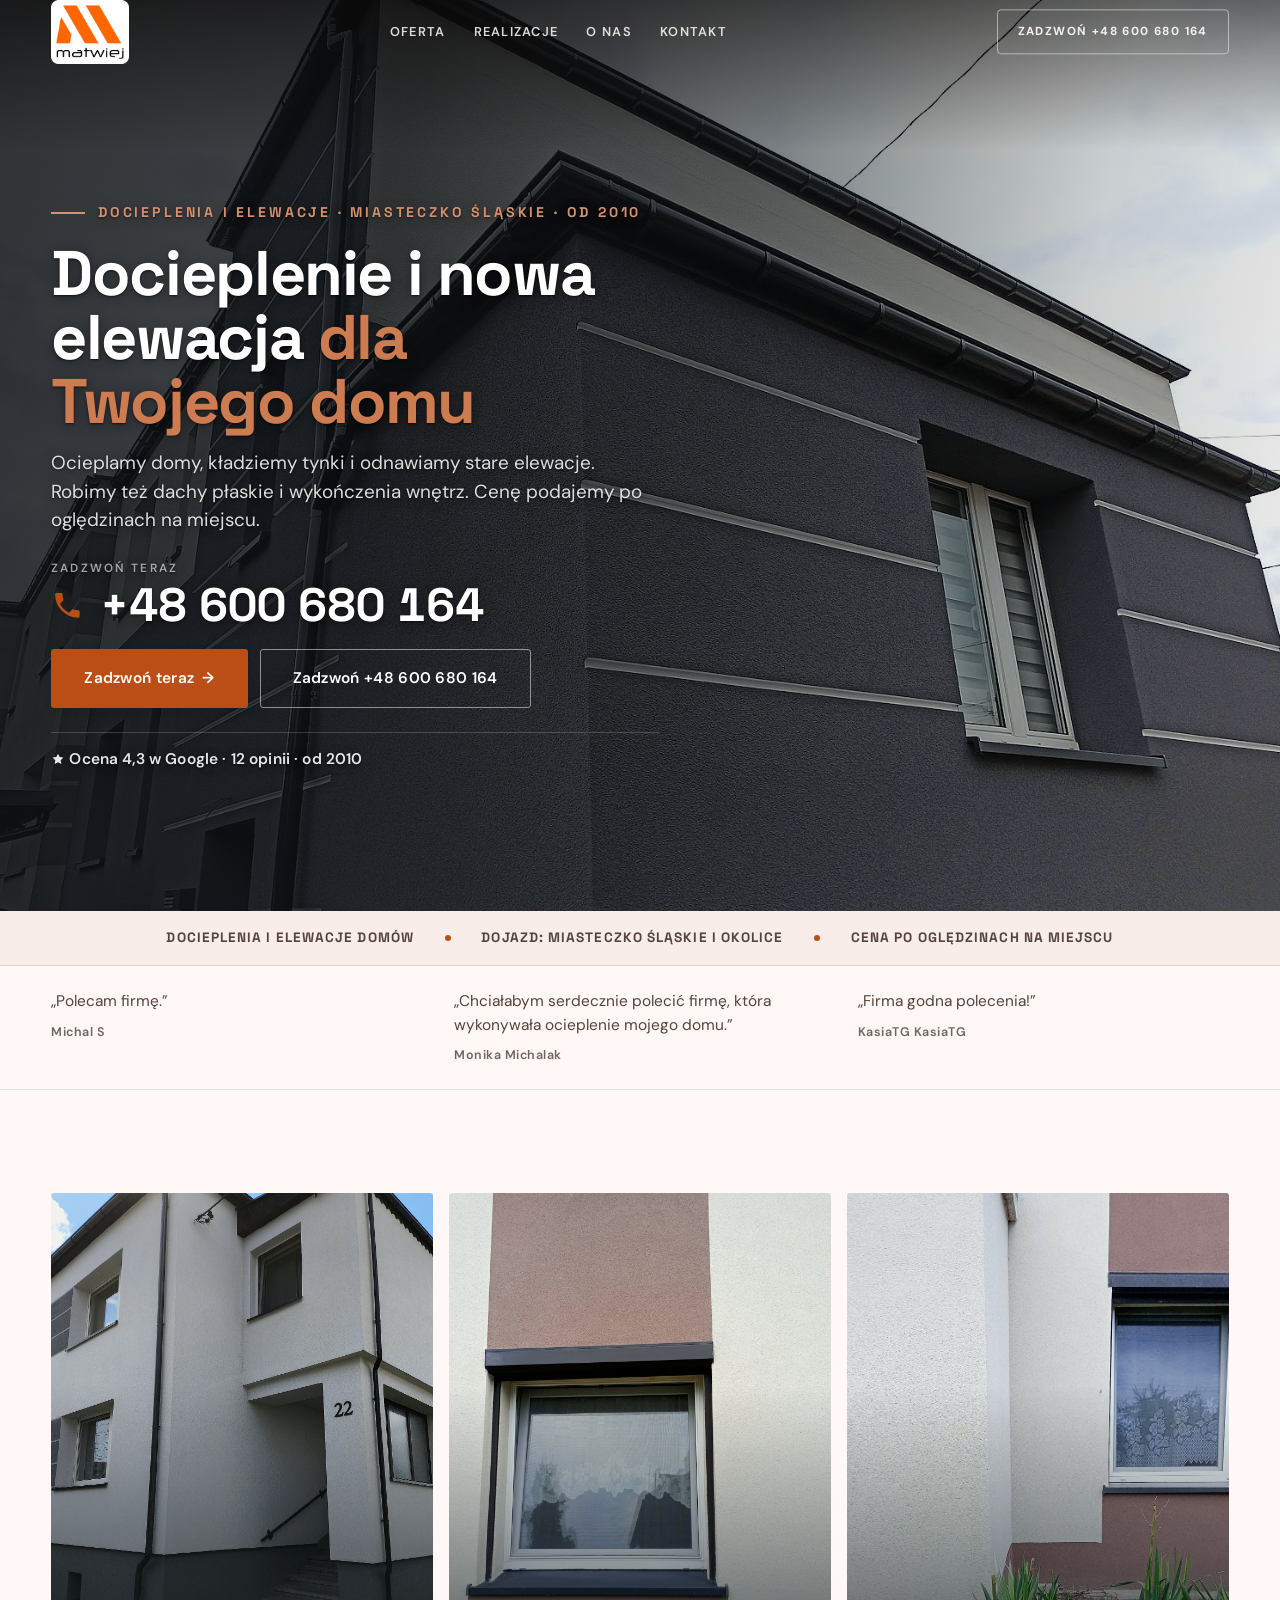
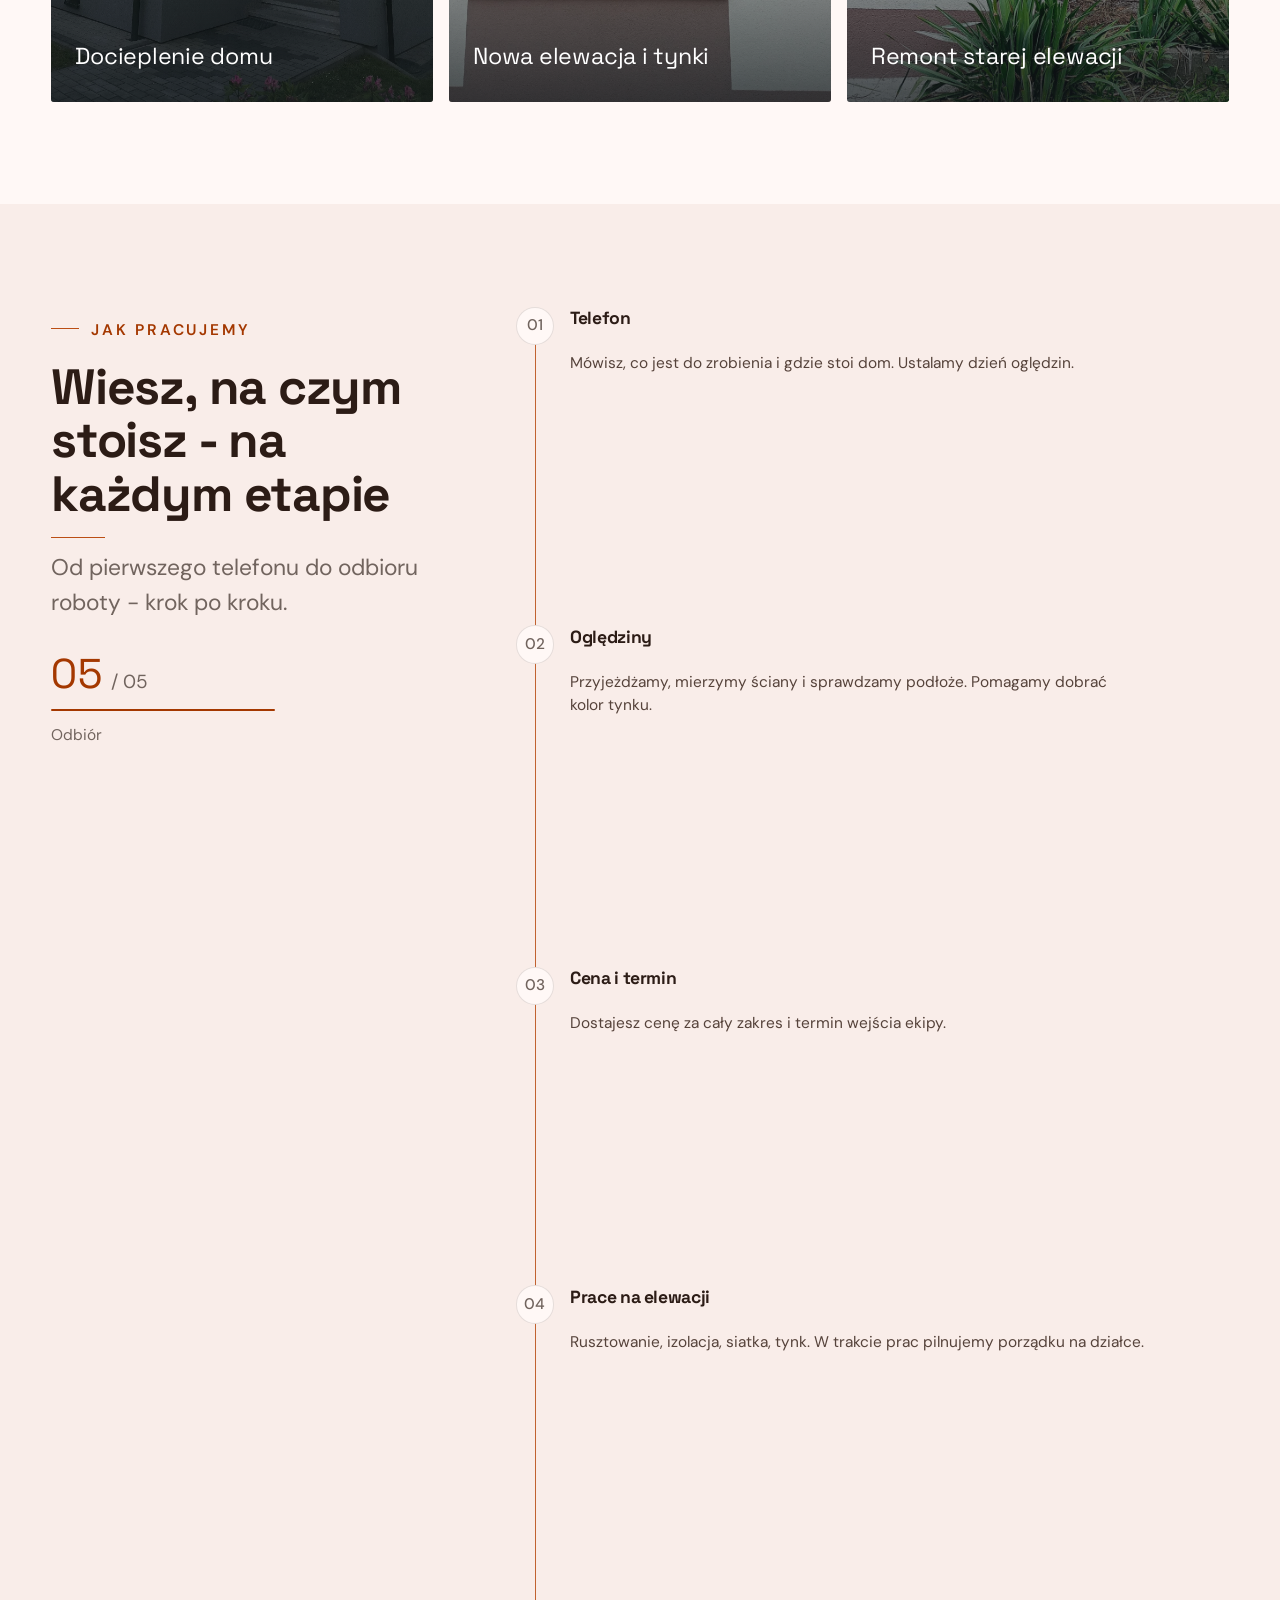
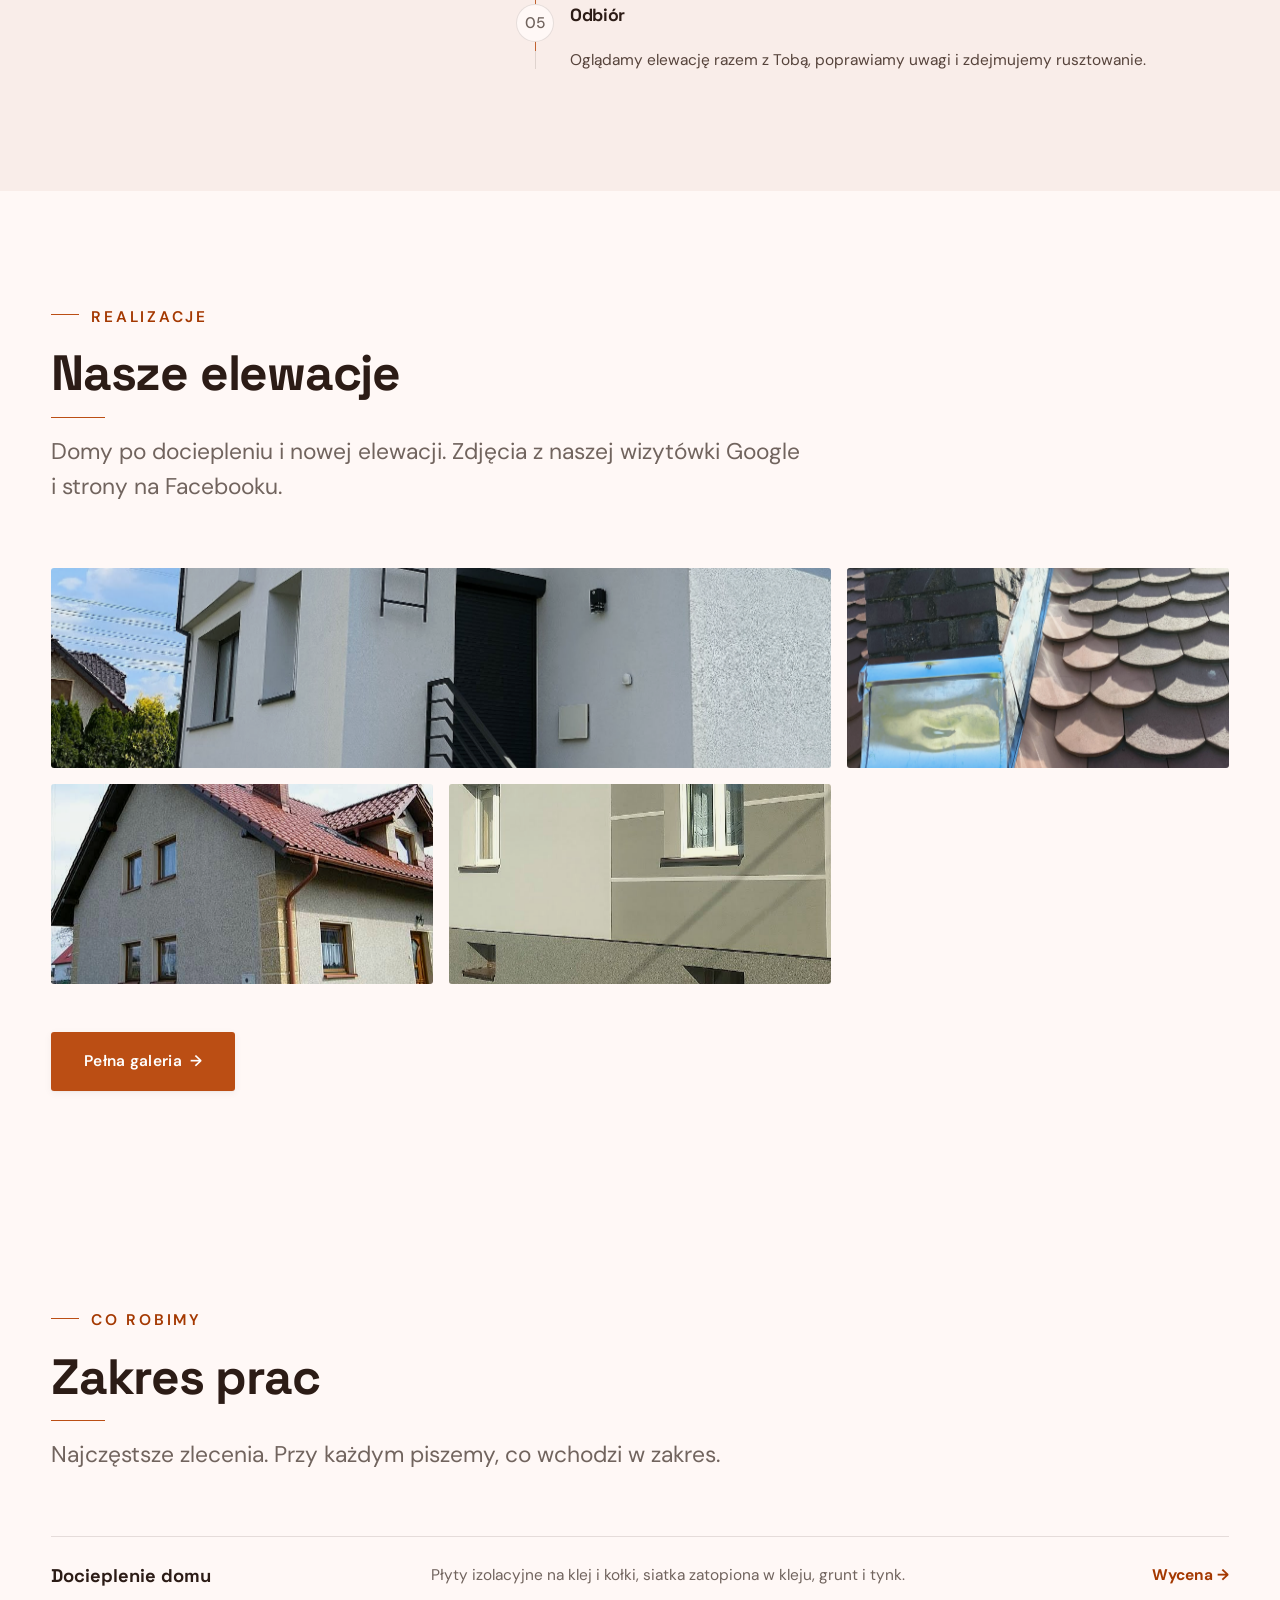
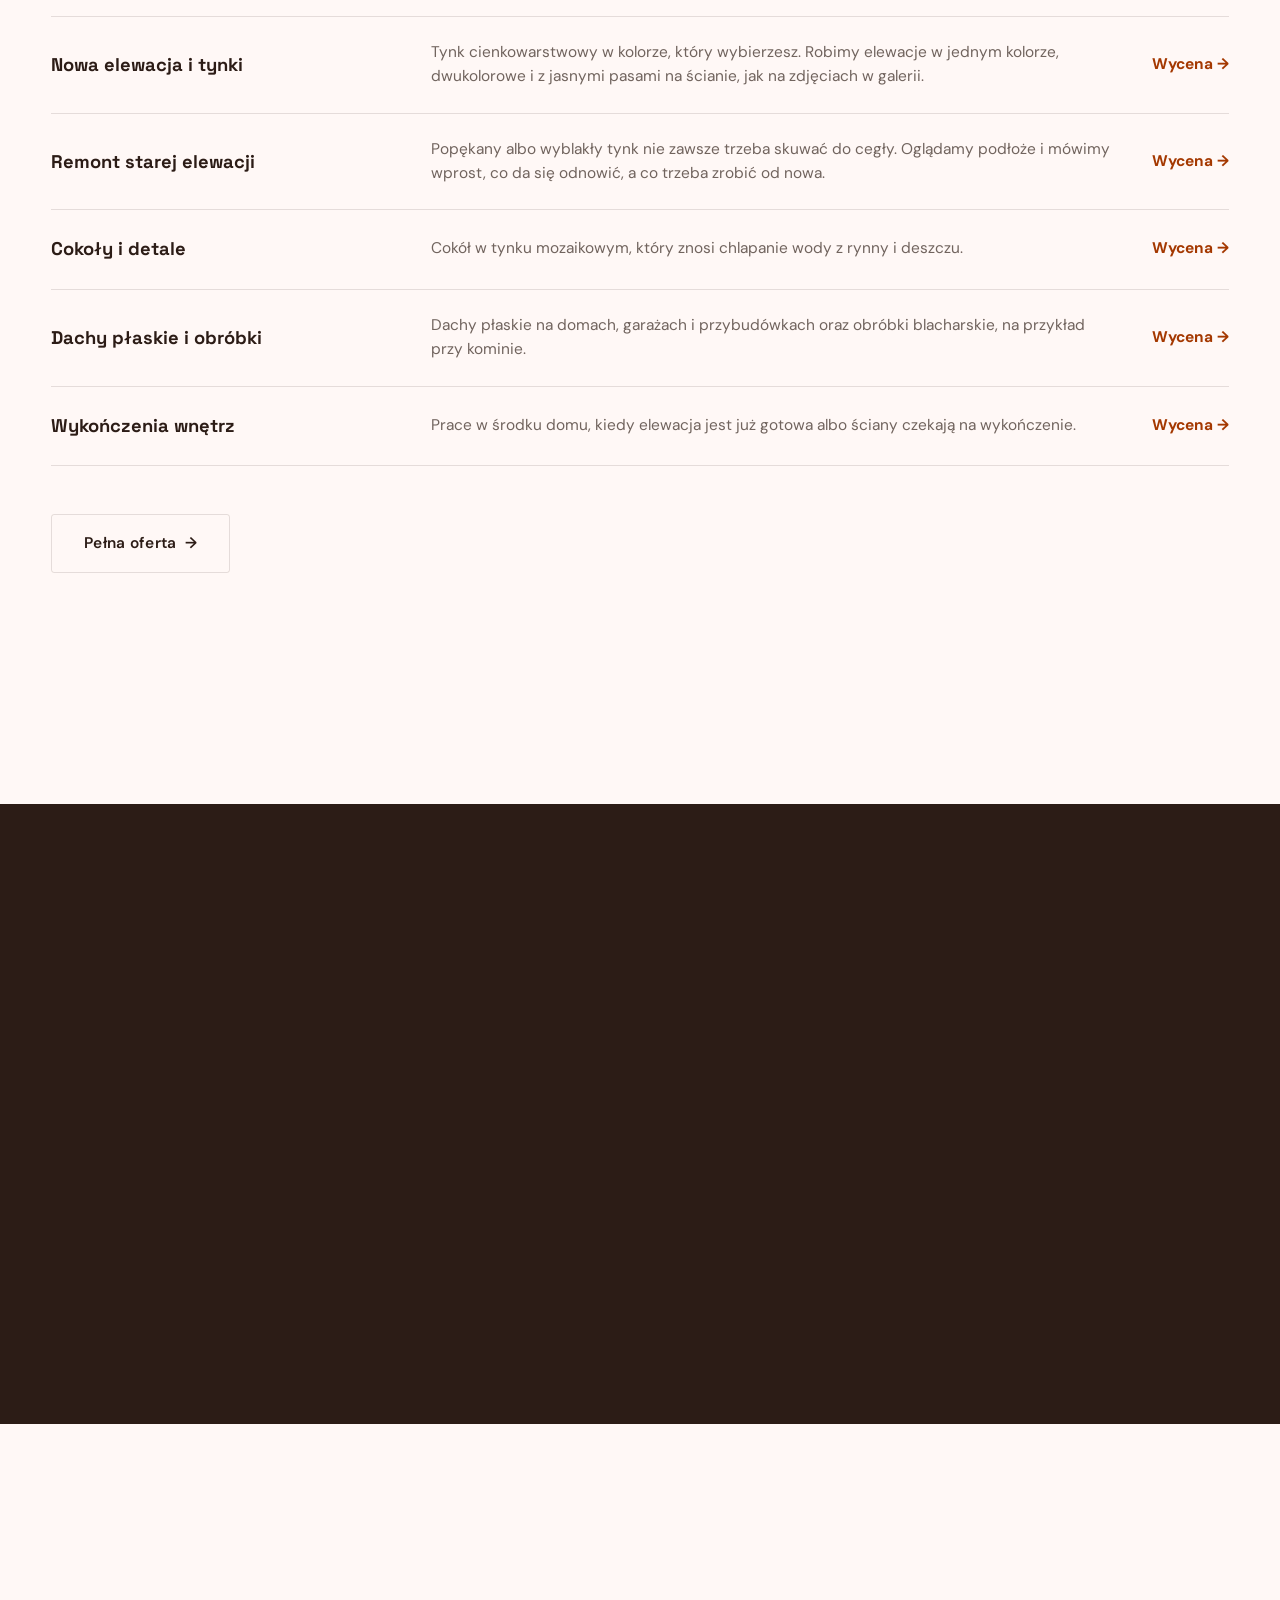
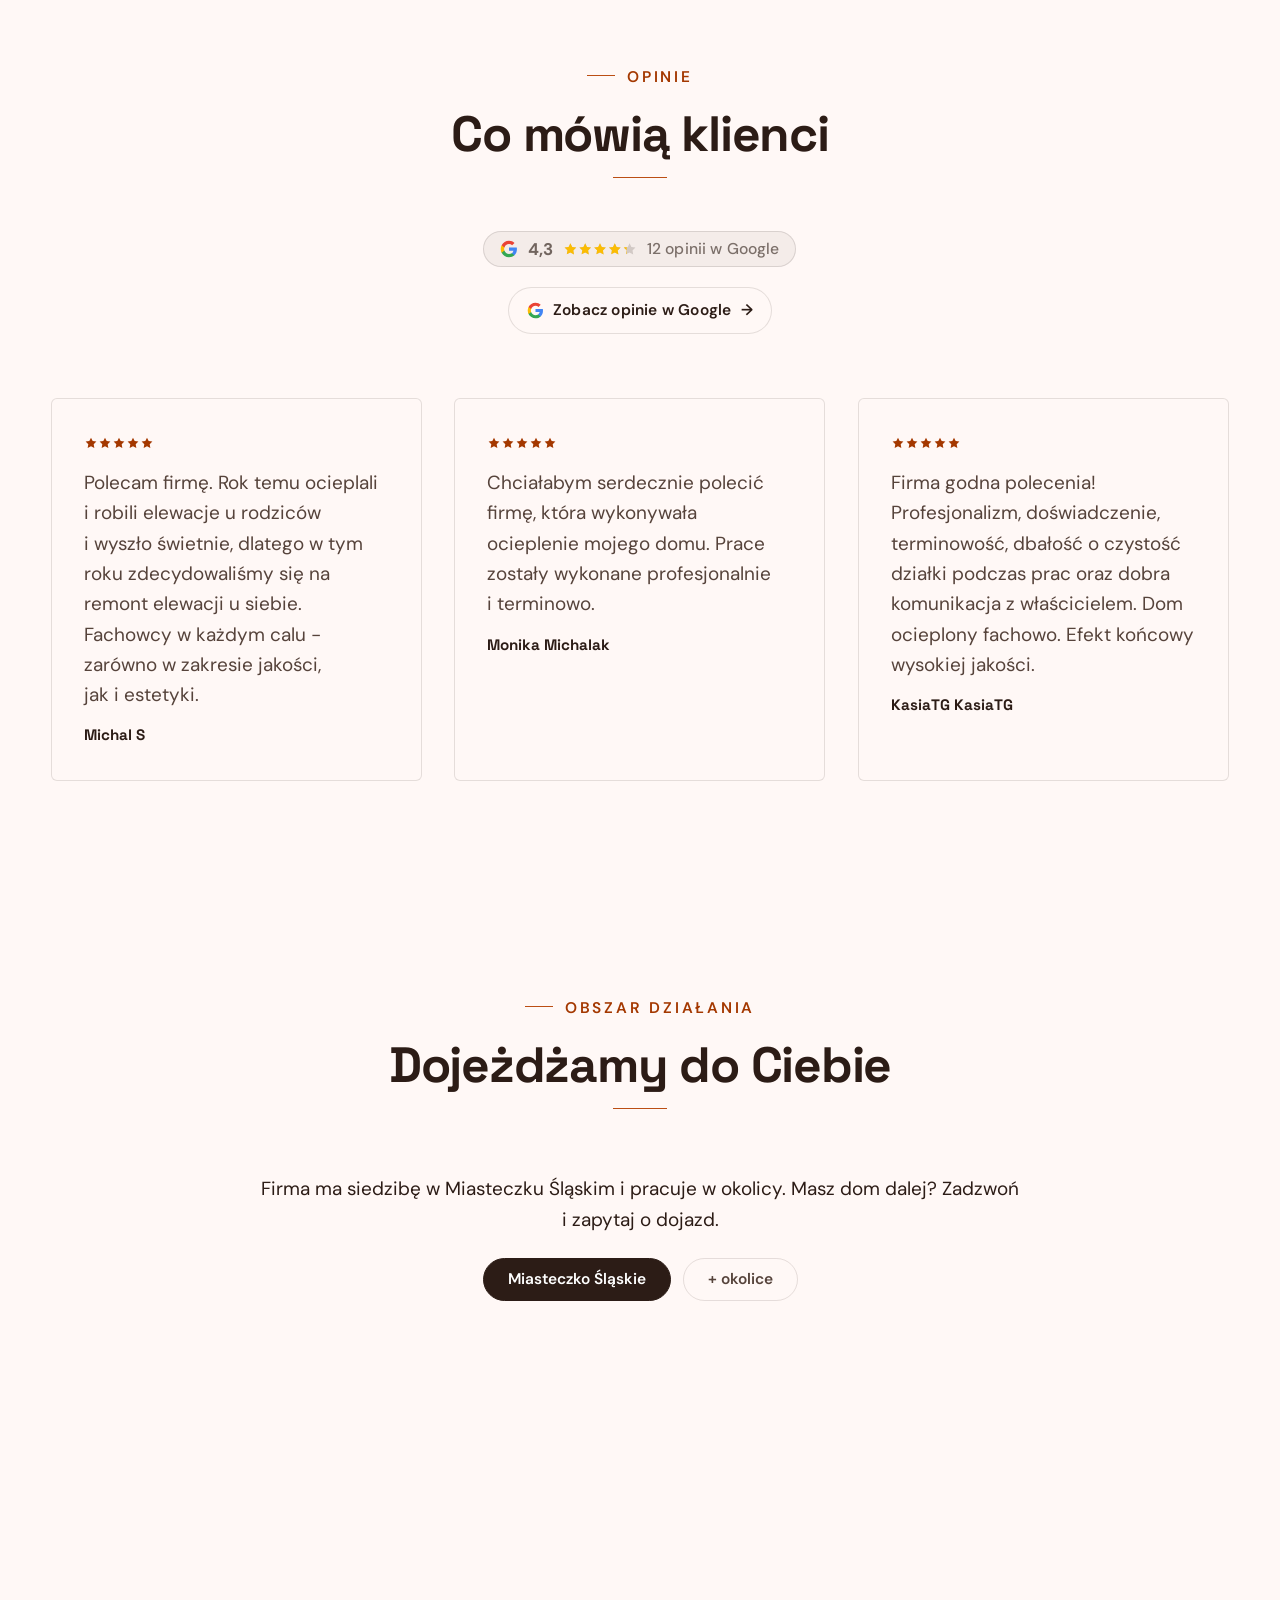
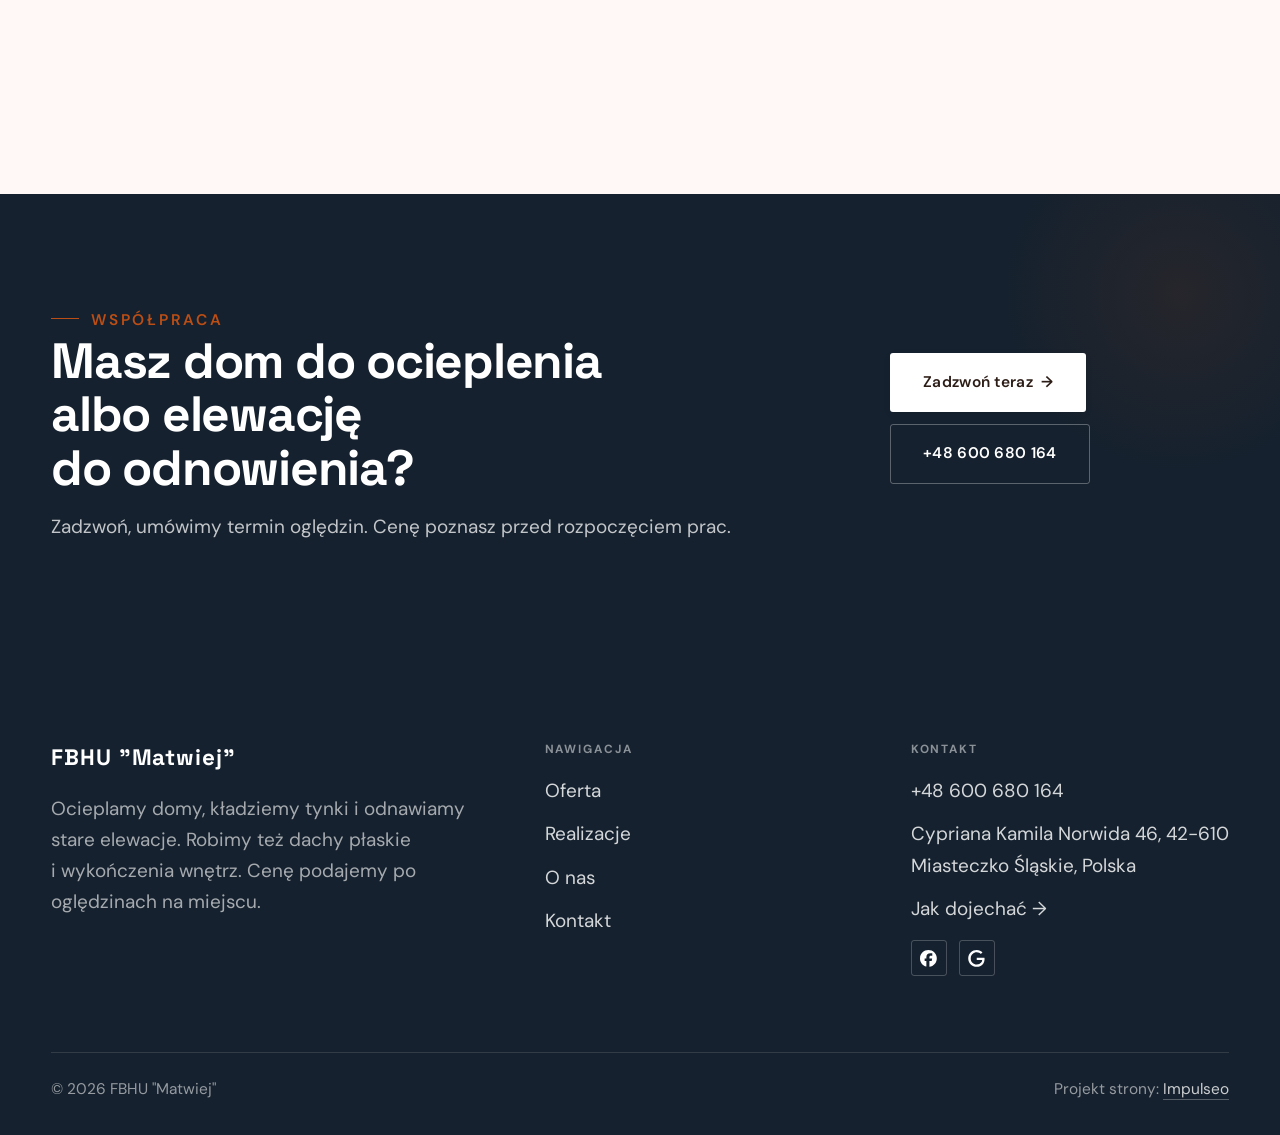
<file: index.html>
<!DOCTYPE html>
<html lang="pl">
<head>
<meta charset="UTF-8">
<meta name="viewport" content="width=device-width, initial-scale=1.0">
<title>FBHU &quot;Matwiej&quot; - docieplenia i elewacje · Miasteczko Śląskie</title>
<meta name="description" content="FBHU Matwiej z Miasteczka Śląskiego - docieplenia domów, elewacje i remonty starych elewacji, dachy płaskie i wykończenia wnętrz. Na rynku od 2010 roku. Zadzwoń i umów oględziny.">
<link rel="canonical" href="https://kris20032.github.io/fbhu-matwiej/">
<meta name="robots" content="noindex, nofollow">
<meta property="og:type" content="website">
<meta property="og:locale" content="pl_PL">
<meta property="og:site_name" content="FBHU &quot;Matwiej&quot;">
<meta property="og:title" content="FBHU &quot;Matwiej&quot; - docieplenia i elewacje · Miasteczko Śląskie">
<meta property="og:description" content="FBHU Matwiej z Miasteczka Śląskiego - docieplenia domów, elewacje i remonty starych elewacji, dachy płaskie i wykończenia wnętrz. Na rynku od 2010 roku. Zadzwoń i umów oględziny.">
<meta property="og:url" content="https://kris20032.github.io/fbhu-matwiej/">
<meta property="og:image" content="https://kris20032.github.io/fbhu-matwiej/img/og.jpg">
<meta property="og:image:width" content="1200">
<meta property="og:image:height" content="630">
<meta name="twitter:card" content="summary_large_image">
<script type="application/ld+json">{"@context": "https://schema.org", "@type": "LocalBusiness", "name": "FBHU \"Matwiej\"", "url": "https://kris20032.github.io/fbhu-matwiej/", "telephone": "+48600680164", "image": "https://kris20032.github.io/fbhu-matwiej/img/og.jpg", "areaServed": "Miasteczko Śląskie", "sameAs": ["https://www.facebook.com/p/FBHU-Matwiej-100047160795370/", "https://maps.google.com/?cid=16634382107132874145&g_mp=Cidnb29nbGUubWFwcy5wbGFjZXMudjEuUGxhY2VzLlNlYXJjaFRleHQQAhgEIAA"]}</script>
<link rel="preconnect" href="https://fonts.googleapis.com">
<link rel="preconnect" href="https://fonts.gstatic.com" crossorigin>
<link href="https://fonts.googleapis.com/css2?family=Space+Grotesk:wght@500;600;700&family=DM+Sans:opsz,wght@9..40,400;9..40,500;9..40,600&display=swap" rel="stylesheet">
<link rel="stylesheet" href="assets/styles.css?v=6475c303">
</head>
<body>

<header class="nav">
  <div class="wrap nav-inner">
    <a class="brand brand-has-logo" href="index.html"><img class="brand-logo" src="img/logo.png" alt="FBHU &quot;Matwiej&quot;" width="885" height="729" decoding="async"></a>
    <nav class="nav-links">
      <a href="oferta.html">Oferta</a>
      <a href="realizacje.html">Realizacje</a>
      <a href="o-nas.html">O nas</a>
      <a href="kontakt.html">Kontakt</a>
      <a href="tel:+48600680164" class="btn btn-accent">Zadzwoń +48 600 680 164</a>
    </nav>
    <button class="nav-toggle" aria-label="Menu"><span></span><span></span><span></span></button>
  </div>
</header>

<main>
<section class="hero-fach">
  <img class="hf-photo" src="img/hero.jpg" fetchpriority="high" data-rotate="img/g9.jpg" alt="FBHU &quot;Matwiej&quot;" width="1600" height="930">
  <div class="hf-panel">
    <div class="hf-inner">
      <span class="hf-kicker">Docieplenia i elewacje · Miasteczko Śląskie · od 2010</span>
      <h1 class="hf-title">Docieplenie i nowa elewacja <em>dla Twojego domu</em></h1>
      <p class="hf-lead">Ocieplamy domy, kładziemy tynki i odnawiamy stare elewacje. Robimy też dachy płaskie i wykończenia wnętrz. Cenę podajemy po oględzinach na miejscu.</p>
      <a class="hf-phone" href="tel:+48600680164"><span class="hf-phone-lab">Zadzwoń teraz</span><span class="hf-phone-num"><svg class="ico-tel" width="16" height="16" viewBox="0 0 24 24" fill="none" aria-hidden="true"><path d="M6.6 10.8a15.5 15.5 0 0 0 6.6 6.6l2.2-2.2a1 1 0 0 1 1-.24 11.4 11.4 0 0 0 3.6.58 1 1 0 0 1 1 1V20a1 1 0 0 1-1 1A17 17 0 0 1 3 4a1 1 0 0 1 1-1h3.5a1 1 0 0 1 1 1c0 1.25.2 2.46.58 3.6a1 1 0 0 1-.25 1l-2.23 2.2Z" fill="currentColor"/></svg> +48 600 680 164</span></a>
      <div class="hf-actions">
        <a href="kontakt.html" class="btn btn-accent">Zadzwoń teraz <span class="arr">→</span></a>
        <a href="tel:+48600680164" class="btn btn-ghost hf-ghost">Zadzwoń +48 600 680 164</a>
      </div>
      <div class="hf-trust"><svg class="ico-star" width="14" height="14" viewBox="0 0 24 24" style="vertical-align:-2px" aria-hidden="true"><path d="M12 2.8l2.85 5.8 6.4.93-4.63 4.5 1.1 6.37L12 17.4l-5.72 3 1.1-6.37-4.63-4.5 6.4-.93L12 2.8Z" fill="currentColor"/></svg> Ocena 4,3 w Google · 12 opinii · od 2010</div>
    </div>
  </div>
</section>
<section class="fach-promise">
  <div class="wrap">
    <ul class="fp-row reveal"><li>Docieplenia i elewacje domów</li><li>Dojazd: Miasteczko Śląskie i okolice</li><li>Cena po oględzinach na miejscu</li></ul>
  </div>
</section>
<section class="opinie-mini" aria-label="Opinie klientów">
  <div class="wrap">
    <div class="om-row">
      <div class="om-item reveal"><blockquote>„Polecam firmę.”</blockquote><span class="om-autor">Michal S</span></div>
      <div class="om-item reveal"><blockquote>„Chciałabym serdecznie polecić firmę, która wykonywała ocieplenie mojego domu.”</blockquote><span class="om-autor">Monika Michalak</span></div>
      <div class="om-item reveal"><blockquote>„Firma godna polecenia!”</blockquote><span class="om-autor">KasiaTG KasiaTG</span></div>
    </div>
  </div>
</section>
<section class="gateways-band">
  <div class="wrap">
    <div class="gateways">
      <a href="oferta.html" class="gateway reveal"><img src="img/g8.jpg" alt="Docieplenie domu" loading="lazy" width="1600" height="2131" decoding="async"><span class="g-ttl">Docieplenie domu</span></a>
      <a href="oferta.html" class="gateway reveal"><img src="img/g2.jpg" alt="Nowa elewacja i tynki" loading="lazy" width="1548" height="2072" decoding="async"><span class="g-ttl">Nowa elewacja i tynki</span></a>
      <a href="oferta.html" class="gateway reveal"><img src="img/g5.jpg" alt="Remont starej elewacji" loading="lazy" width="1600" height="1317" decoding="async"><span class="g-ttl">Remont starej elewacji</span></a>
    </div>
  </div>
</section>
<section class="proces proces-os fachowcy">
  <div class="wrap proc-grid">
    <div class="proc-side">
      <div class="head reveal">
        <span class="eyebrow">Jak pracujemy</span>
        <h2>Wiesz, na czym stoisz - na każdym etapie</h2>
        <p>Od pierwszego telefonu do odbioru roboty - krok po kroku.</p>
      </div>
      <div class="proc-count" aria-hidden="true"><span class="pc-cur">01</span><span class="pc-all">/ 05</span></div>
      <div class="proc-bar" aria-hidden="true"><i></i></div>
      <p class="proc-now" aria-hidden="true">Telefon</p>
    </div>
    <ol class="proces-line">
      <li class="reveal"><span class="pno">01</span><h3>Telefon</h3><p>Mówisz, co jest do zrobienia i gdzie stoi dom. Ustalamy dzień oględzin.</p></li>
      <li class="reveal"><span class="pno">02</span><h3>Oględziny</h3><p>Przyjeżdżamy, mierzymy ściany i sprawdzamy podłoże. Pomagamy dobrać kolor tynku.</p></li>
      <li class="reveal"><span class="pno">03</span><h3>Cena i termin</h3><p>Dostajesz cenę za cały zakres i termin wejścia ekipy.</p></li>
      <li class="reveal"><span class="pno">04</span><h3>Prace na elewacji</h3><p>Rusztowanie, izolacja, siatka, tynk. W trakcie prac pilnujemy porządku na działce.</p></li>
      <li class="reveal"><span class="pno">05</span><h3>Odbiór</h3><p>Oglądamy elewację razem z Tobą, poprawiamy uwagi i zdejmujemy rusztowanie.</p></li>
    </ol>
  </div>
</section>
<section>
  <div class="wrap">
    <div class="head reveal">
      <span class="eyebrow">Realizacje</span>
      <h2>Nasze elewacje</h2>
      <p>Domy po dociepleniu i nowej elewacji. Zdjęcia z naszej wizytówki Google i strony na Facebooku.</p>
    </div>
    <div class="gallery">
      <div class="tile t-two3 reveal"><img src="img/g1.jpg" alt="FBHU &quot;Matwiej&quot;" loading="lazy" width="1600" height="2131" decoding="async"></div>
      <div class="tile t-third reveal"><img src="img/g3.jpg" alt="FBHU &quot;Matwiej&quot;" loading="lazy" width="1600" height="2131" decoding="async"></div>
      <div class="tile t-third reveal"><img src="img/g4.jpg" alt="FBHU &quot;Matwiej&quot;" loading="lazy" width="639" height="461" decoding="async"></div>
      <div class="tile t-third reveal"><img src="img/g6.jpg" alt="FBHU &quot;Matwiej&quot;" loading="lazy" width="650" height="530" decoding="async"></div>
      <div class="tile t-third reveal"><img src="img/g7.jpg" alt="FBHU &quot;Matwiej&quot;" loading="lazy" width="900" height="780" decoding="async"></div>
    </div>
    <div style="margin-top:var(--space-7)" class="reveal"><a href="realizacje.html" class="btn btn-accent">Pełna galeria <span class="arr">→</span></a></div>
  </div>
</section>
<section class="fach-uslugi">
  <div class="wrap">
    <div class="head reveal">
      <span class="eyebrow">Co robimy</span>
      <h2>Zakres prac</h2>
      <p>Najczęstsze zlecenia. Przy każdym piszemy, co wchodzi w zakres.</p>
    </div>
    <ul class="fu-list">
      <li class="fu-row reveal"><div class="fu-name">Docieplenie domu</div><div class="fu-desc">Płyty izolacyjne na klej i kołki, siatka zatopiona w kleju, grunt i tynk.</div><a class="fu-cta" href="kontakt.html">Wycena <span class="arr">→</span></a></li>
      <li class="fu-row reveal"><div class="fu-name">Nowa elewacja i tynki</div><div class="fu-desc">Tynk cienkowarstwowy w kolorze, który wybierzesz. Robimy elewacje w jednym kolorze, dwukolorowe i z jasnymi pasami na ścianie, jak na zdjęciach w galerii.</div><a class="fu-cta" href="kontakt.html">Wycena <span class="arr">→</span></a></li>
      <li class="fu-row reveal"><div class="fu-name">Remont starej elewacji</div><div class="fu-desc">Popękany albo wyblakły tynk nie zawsze trzeba skuwać do cegły. Oglądamy podłoże i mówimy wprost, co da się odnowić, a co trzeba zrobić od nowa.</div><a class="fu-cta" href="kontakt.html">Wycena <span class="arr">→</span></a></li>
      <li class="fu-row reveal"><div class="fu-name">Cokoły i detale</div><div class="fu-desc">Cokół w tynku mozaikowym, który znosi chlapanie wody z rynny i deszczu.</div><a class="fu-cta" href="kontakt.html">Wycena <span class="arr">→</span></a></li>
      <li class="fu-row reveal"><div class="fu-name">Dachy płaskie i obróbki</div><div class="fu-desc">Dachy płaskie na domach, garażach i przybudówkach oraz obróbki blacharskie, na przykład przy kominie.</div><a class="fu-cta" href="kontakt.html">Wycena <span class="arr">→</span></a></li>
      <li class="fu-row reveal"><div class="fu-name">Wykończenia wnętrz</div><div class="fu-desc">Prace w środku domu, kiedy elewacja jest już gotowa albo ściany czekają na wykończenie.</div><a class="fu-cta" href="kontakt.html">Wycena <span class="arr">→</span></a></li>
    </ul>
    <div style="margin-top:var(--space-7)" class="reveal"><a href="oferta.html" class="btn btn-ghost">Pełna oferta <span class="arr">→</span></a></div>
  </div>
</section>
<section class="stopklatka" aria-hidden="true">
  <div class="stk-bg" style="background-image:url(img/about.jpg)"></div>
</section>
<section class="opinie">
  <div class="wrap">
    <div class="head center reveal">
      <span class="eyebrow">Opinie</span>
      <h2>Co mówią klienci</h2>
    </div>
    <p class="op-meta reveal"><span class="g-badge"><svg class="gb-ico" viewBox="0 0 24 24" width="18" height="18" aria-hidden="true"><path fill="#4285F4" d="M22.56 12.25c0-.78-.07-1.53-.2-2.25H12v4.26h5.92c-.26 1.37-1.04 2.53-2.21 3.31v2.77h3.57c2.08-1.92 3.28-4.74 3.28-8.09z"/><path fill="#34A853" d="M12 23c2.97 0 5.46-.98 7.28-2.66l-3.57-2.77c-.98.66-2.23 1.06-3.71 1.06-2.86 0-5.29-1.93-6.16-4.53H2.18v2.84C3.99 20.53 7.7 23 12 23z"/><path fill="#FBBC05" d="M5.84 14.09c-.22-.66-.35-1.36-.35-2.09s.13-1.43.35-2.09V7.07H2.18C1.43 8.55 1 10.22 1 12s.43 3.45 1.18 4.93l2.85-2.22.81-.62z"/><path fill="#EA4335" d="M12 5.38c1.62 0 3.06.56 4.21 1.64l3.15-3.15C17.45 2.09 14.97 1 12 1 7.7 1 3.99 3.47 2.18 7.07l3.66 2.84c.87-2.6 3.3-4.53 6.16-4.53z"/></svg><b class="gb-ocena">4,3</b><svg class="gb-stars" viewBox="0 0 90 18" width="74" height="14.8" aria-hidden="true"><g fill="currentColor" opacity=".26"><path transform="translate(0,0)" d="M9 1.6l2.2 4.46 4.92.72-3.56 3.47.84 4.9L9 12.74l-4.4 2.31.84-4.9L1.88 6.68l4.92-.72L9 1.6Z"/><path transform="translate(18,0)" d="M9 1.6l2.2 4.46 4.92.72-3.56 3.47.84 4.9L9 12.74l-4.4 2.31.84-4.9L1.88 6.68l4.92-.72L9 1.6Z"/><path transform="translate(36,0)" d="M9 1.6l2.2 4.46 4.92.72-3.56 3.47.84 4.9L9 12.74l-4.4 2.31.84-4.9L1.88 6.68l4.92-.72L9 1.6Z"/><path transform="translate(54,0)" d="M9 1.6l2.2 4.46 4.92.72-3.56 3.47.84 4.9L9 12.74l-4.4 2.31.84-4.9L1.88 6.68l4.92-.72L9 1.6Z"/><path transform="translate(72,0)" d="M9 1.6l2.2 4.46 4.92.72-3.56 3.47.84 4.9L9 12.74l-4.4 2.31.84-4.9L1.88 6.68l4.92-.72L9 1.6Z"/></g><clipPath id="gs860"><rect x="0" y="0" width="77.4" height="18"/></clipPath><g fill="#FBBC04" clip-path="url(#gs860)"><path transform="translate(0,0)" d="M9 1.6l2.2 4.46 4.92.72-3.56 3.47.84 4.9L9 12.74l-4.4 2.31.84-4.9L1.88 6.68l4.92-.72L9 1.6Z"/><path transform="translate(18,0)" d="M9 1.6l2.2 4.46 4.92.72-3.56 3.47.84 4.9L9 12.74l-4.4 2.31.84-4.9L1.88 6.68l4.92-.72L9 1.6Z"/><path transform="translate(36,0)" d="M9 1.6l2.2 4.46 4.92.72-3.56 3.47.84 4.9L9 12.74l-4.4 2.31.84-4.9L1.88 6.68l4.92-.72L9 1.6Z"/><path transform="translate(54,0)" d="M9 1.6l2.2 4.46 4.92.72-3.56 3.47.84 4.9L9 12.74l-4.4 2.31.84-4.9L1.88 6.68l4.92-.72L9 1.6Z"/><path transform="translate(72,0)" d="M9 1.6l2.2 4.46 4.92.72-3.56 3.47.84 4.9L9 12.74l-4.4 2.31.84-4.9L1.88 6.68l4.92-.72L9 1.6Z"/></g></svg><span class="gb-txt">12 opinii w Google</span></span></p>
    <p class="op-meta reveal"><a class="op-google" href="https://maps.google.com/?cid=16634382107132874145&amp;g_mp=Cidnb29nbGUubWFwcy5wbGFjZXMudjEuUGxhY2VzLlNlYXJjaFRleHQQAhgEIAA" target="_blank" rel="noopener"><svg class="op-g-ico" viewBox="0 0 24 24" width="17" height="17" aria-hidden="true"><path fill="#4285F4" d="M22.56 12.25c0-.78-.07-1.53-.2-2.25H12v4.26h5.92c-.26 1.37-1.04 2.53-2.21 3.31v2.77h3.57c2.08-1.92 3.28-4.74 3.28-8.09z"/><path fill="#34A853" d="M12 23c2.97 0 5.46-.98 7.28-2.66l-3.57-2.77c-.98.66-2.23 1.06-3.71 1.06-2.86 0-5.29-1.93-6.16-4.53H2.18v2.84C3.99 20.53 7.7 23 12 23z"/><path fill="#FBBC05" d="M5.84 14.09c-.22-.66-.35-1.36-.35-2.09s.13-1.43.35-2.09V7.07H2.18C1.43 8.55 1 10.22 1 12s.43 3.45 1.18 4.93l2.85-2.22.81-.62z"/><path fill="#EA4335" d="M12 5.38c1.62 0 3.06.56 4.21 1.64l3.15-3.15C17.45 2.09 14.97 1 12 1 7.7 1 3.99 3.47 2.18 7.07l3.66 2.84c.87-2.6 3.3-4.53 6.16-4.53z"/></svg><span>Zobacz opinie w Google</span><span class="arr">→</span></a></p>
    <div class="opinie-grid">
      <figure class="op-card reveal"><span class="op-star"><svg class="ico-star" width="14" height="14" viewBox="0 0 24 24" style="vertical-align:-2px" aria-hidden="true"><path d="M12 2.8l2.85 5.8 6.4.93-4.63 4.5 1.1 6.37L12 17.4l-5.72 3 1.1-6.37-4.63-4.5 6.4-.93L12 2.8Z" fill="currentColor"/></svg><svg class="ico-star" width="14" height="14" viewBox="0 0 24 24" style="vertical-align:-2px" aria-hidden="true"><path d="M12 2.8l2.85 5.8 6.4.93-4.63 4.5 1.1 6.37L12 17.4l-5.72 3 1.1-6.37-4.63-4.5 6.4-.93L12 2.8Z" fill="currentColor"/></svg><svg class="ico-star" width="14" height="14" viewBox="0 0 24 24" style="vertical-align:-2px" aria-hidden="true"><path d="M12 2.8l2.85 5.8 6.4.93-4.63 4.5 1.1 6.37L12 17.4l-5.72 3 1.1-6.37-4.63-4.5 6.4-.93L12 2.8Z" fill="currentColor"/></svg><svg class="ico-star" width="14" height="14" viewBox="0 0 24 24" style="vertical-align:-2px" aria-hidden="true"><path d="M12 2.8l2.85 5.8 6.4.93-4.63 4.5 1.1 6.37L12 17.4l-5.72 3 1.1-6.37-4.63-4.5 6.4-.93L12 2.8Z" fill="currentColor"/></svg><svg class="ico-star" width="14" height="14" viewBox="0 0 24 24" style="vertical-align:-2px" aria-hidden="true"><path d="M12 2.8l2.85 5.8 6.4.93-4.63 4.5 1.1 6.37L12 17.4l-5.72 3 1.1-6.37-4.63-4.5 6.4-.93L12 2.8Z" fill="currentColor"/></svg></span><blockquote>Polecam firmę. Rok temu ocieplali i robili elewacje u rodziców i wyszło świetnie, dlatego w tym roku zdecydowaliśmy się na remont elewacji u siebie. Fachowcy w każdym calu - zarówno w zakresie jakości, jak i estetyki.</blockquote><span class="op-autor">Michal S</span></figure>
      <figure class="op-card reveal"><span class="op-star"><svg class="ico-star" width="14" height="14" viewBox="0 0 24 24" style="vertical-align:-2px" aria-hidden="true"><path d="M12 2.8l2.85 5.8 6.4.93-4.63 4.5 1.1 6.37L12 17.4l-5.72 3 1.1-6.37-4.63-4.5 6.4-.93L12 2.8Z" fill="currentColor"/></svg><svg class="ico-star" width="14" height="14" viewBox="0 0 24 24" style="vertical-align:-2px" aria-hidden="true"><path d="M12 2.8l2.85 5.8 6.4.93-4.63 4.5 1.1 6.37L12 17.4l-5.72 3 1.1-6.37-4.63-4.5 6.4-.93L12 2.8Z" fill="currentColor"/></svg><svg class="ico-star" width="14" height="14" viewBox="0 0 24 24" style="vertical-align:-2px" aria-hidden="true"><path d="M12 2.8l2.85 5.8 6.4.93-4.63 4.5 1.1 6.37L12 17.4l-5.72 3 1.1-6.37-4.63-4.5 6.4-.93L12 2.8Z" fill="currentColor"/></svg><svg class="ico-star" width="14" height="14" viewBox="0 0 24 24" style="vertical-align:-2px" aria-hidden="true"><path d="M12 2.8l2.85 5.8 6.4.93-4.63 4.5 1.1 6.37L12 17.4l-5.72 3 1.1-6.37-4.63-4.5 6.4-.93L12 2.8Z" fill="currentColor"/></svg><svg class="ico-star" width="14" height="14" viewBox="0 0 24 24" style="vertical-align:-2px" aria-hidden="true"><path d="M12 2.8l2.85 5.8 6.4.93-4.63 4.5 1.1 6.37L12 17.4l-5.72 3 1.1-6.37-4.63-4.5 6.4-.93L12 2.8Z" fill="currentColor"/></svg></span><blockquote>Chciałabym serdecznie polecić firmę, która wykonywała ocieplenie mojego domu. Prace zostały wykonane profesjonalnie i terminowo.</blockquote><span class="op-autor">Monika Michalak</span></figure>
      <figure class="op-card reveal"><span class="op-star"><svg class="ico-star" width="14" height="14" viewBox="0 0 24 24" style="vertical-align:-2px" aria-hidden="true"><path d="M12 2.8l2.85 5.8 6.4.93-4.63 4.5 1.1 6.37L12 17.4l-5.72 3 1.1-6.37-4.63-4.5 6.4-.93L12 2.8Z" fill="currentColor"/></svg><svg class="ico-star" width="14" height="14" viewBox="0 0 24 24" style="vertical-align:-2px" aria-hidden="true"><path d="M12 2.8l2.85 5.8 6.4.93-4.63 4.5 1.1 6.37L12 17.4l-5.72 3 1.1-6.37-4.63-4.5 6.4-.93L12 2.8Z" fill="currentColor"/></svg><svg class="ico-star" width="14" height="14" viewBox="0 0 24 24" style="vertical-align:-2px" aria-hidden="true"><path d="M12 2.8l2.85 5.8 6.4.93-4.63 4.5 1.1 6.37L12 17.4l-5.72 3 1.1-6.37-4.63-4.5 6.4-.93L12 2.8Z" fill="currentColor"/></svg><svg class="ico-star" width="14" height="14" viewBox="0 0 24 24" style="vertical-align:-2px" aria-hidden="true"><path d="M12 2.8l2.85 5.8 6.4.93-4.63 4.5 1.1 6.37L12 17.4l-5.72 3 1.1-6.37-4.63-4.5 6.4-.93L12 2.8Z" fill="currentColor"/></svg><svg class="ico-star" width="14" height="14" viewBox="0 0 24 24" style="vertical-align:-2px" aria-hidden="true"><path d="M12 2.8l2.85 5.8 6.4.93-4.63 4.5 1.1 6.37L12 17.4l-5.72 3 1.1-6.37-4.63-4.5 6.4-.93L12 2.8Z" fill="currentColor"/></svg></span><blockquote>Firma godna polecenia! Profesjonalizm, doświadczenie, terminowość, dbałość o czystość działki podczas prac oraz dobra komunikacja z właścicielem. Dom ocieplony fachowo. Efekt końcowy wysokiej jakości.</blockquote><span class="op-autor">KasiaTG KasiaTG</span></figure>
    </div>
  </div>
</section>
<section class="obszar">
  <div class="wrap">
    <div class="head center reveal">
      <span class="eyebrow">Obszar działania</span>
      <h2>Dojeżdżamy do Ciebie</h2>
    </div>
    <p class="obszar-txt reveal" style="text-align:center;max-width:60ch;margin:0 auto 1.4rem">Firma ma siedzibę w Miasteczku Śląskim i pracuje w okolicy. Masz dom dalej? Zadzwoń i zapytaj o dojazd.</p>
    <ul class="obszar-list reveal"><li class="is-home">Miasteczko Śląskie</li><li>+ okolice</li></ul>
    <div class="obszar-mapa reveal" style="margin-top:var(--space-7)">
      <iframe title="Obszar działania - Miasteczko Śląskie i okolice" src="https://maps.google.com/maps?q=50.4903307%2C18.915611&amp;z=11&amp;output=embed" loading="lazy" referrerpolicy="no-referrer-when-downgrade" style="width:100%;height:clamp(280px,38vh,420px);border:0;display:block;border-radius:var(--r-md)"></iframe>
    </div>
  </div>
</section>
<section class="cta">
  <div class="wrap">
    <div class="reveal">
      <span class="eyebrow">Współpraca</span>
      <h2>Masz dom do ocieplenia albo elewację do odnowienia?</h2>
      <p>Zadzwoń, umówimy termin oględzin. Cenę poznasz przed rozpoczęciem prac.</p>
    </div>
    <div class="cta-actions reveal">
      <a href="kontakt.html" class="btn btn-light">Zadzwoń teraz <span class="arr">→</span></a>
      <a href="tel:+48600680164" class="btn btn-ghost btn-ghost-cta">+48 600 680 164</a>
    </div>
  </div>
</section>
</main>

<footer>
  <div class="wrap">
    <div class="foot-grid">
      <div class="foot-brand">
        <div class="name">FBHU "Matwiej"</div>
        <p>Ocieplamy domy, kładziemy tynki i odnawiamy stare elewacje. Robimy też dachy płaskie i wykończenia wnętrz. Cenę podajemy po oględzinach na miejscu.</p>
      </div>
      <div class="foot-col">
        <h4>Nawigacja</h4>
        <a href="oferta.html">Oferta</a>
        <a href="realizacje.html">Realizacje</a>
        <a href="o-nas.html">O nas</a>
        <a href="kontakt.html">Kontakt</a>
      </div>
      <div class="foot-col">
        <h4>Kontakt</h4>
        <a href="tel:+48600680164">+48 600 680 164</a>
        <p>Cypriana Kamila Norwida 46, 42-610 Miasteczko Śląskie, Polska</p>
        <a href="https://maps.google.com/?cid=16634382107132874145&g_mp=Cidnb29nbGUubWFwcy5wbGFjZXMudjEuUGxhY2VzLlNlYXJjaFRleHQQAhgEIAA" target="_blank" rel="noopener">Jak dojechać →</a>
      <div class="foot-soc">
        <a class="soc" href="https://www.facebook.com/p/FBHU-Matwiej-100047160795370/" target="_blank" rel="noopener" aria-label="Facebook - FBHU &quot;Matwiej&quot;"><svg viewBox="0 0 24 24" aria-hidden="true" focusable="false"><path d="M9.101 23.691v-7.98H6.627v-3.667h2.474v-1.58c0-4.085 1.848-5.978 5.858-5.978.401 0 .955.042 1.468.103a8.68 8.68 0 0 1 1.141.195v3.325a8.623 8.623 0 0 0-.653-.036 26.805 26.805 0 0 0-.733-.009c-.707 0-1.259.096-1.675.309a1.686 1.686 0 0 0-.679.622c-.258.42-.374.995-.374 1.752v1.297h3.919l-.386 2.103-.287 1.564h-3.246v8.245C19.396 23.238 24 18.179 24 12.044c0-6.627-5.373-12-12-12s-12 5.373-12 12c0 5.628 3.874 10.35 9.101 11.647Z" fill="currentColor"/></svg></a>
        <a class="soc" href="https://maps.google.com/?cid=16634382107132874145&g_mp=Cidnb29nbGUubWFwcy5wbGFjZXMudjEuUGxhY2VzLlNlYXJjaFRleHQQAhgEIAA" target="_blank" rel="noopener" aria-label="Google - FBHU &quot;Matwiej&quot;"><svg viewBox="0 0 24 24" aria-hidden="true" focusable="false"><path d="M12.48 10.92v3.28h7.84c-.24 1.84-.853 3.187-1.787 4.133-1.147 1.147-2.933 2.4-6.053 2.4-4.827 0-8.6-3.893-8.6-8.72s3.773-8.72 8.6-8.72c2.6 0 4.507 1.027 5.907 2.347l2.307-2.307C18.747 1.44 16.133 0 12.48 0 5.867 0 .307 5.387.307 12s5.56 12 12.173 12c3.573 0 6.267-1.173 8.373-3.36 2.16-2.16 2.84-5.213 2.84-7.667 0-.76-.053-1.467-.173-2.053H12.48z" fill="currentColor"/></svg></a>
      </div>
      </div>
    </div>
    <div class="foot-bot">
      <span>© 2026 FBHU "Matwiej"</span>
      <span>Projekt strony: <a class="foot-credit" href="https://impulseo.pl" target="_blank" rel="noopener">Impulseo</a></span>
    </div>
  </div>
</footer>
<div class="sticky-call"><a class="sc-call" href="tel:+48600680164"><svg class="ico-tel" width="16" height="16" viewBox="0 0 24 24" fill="none" aria-hidden="true"><path d="M6.6 10.8a15.5 15.5 0 0 0 6.6 6.6l2.2-2.2a1 1 0 0 1 1-.24 11.4 11.4 0 0 0 3.6.58 1 1 0 0 1 1 1V20a1 1 0 0 1-1 1A17 17 0 0 1 3 4a1 1 0 0 1 1-1h3.5a1 1 0 0 1 1 1c0 1.25.2 2.46.58 3.6a1 1 0 0 1-.25 1l-2.23 2.2Z" fill="currentColor"/></svg> Zadzwoń</a><a class="sc-quote" href="kontakt.html">Zadzwoń teraz</a></div>
<div class="demo-wazne" data-do="2026-10-08" data-cykl="3" hidden><svg class="dw-ico" width="13" height="13" viewBox="0 0 24 24" fill="none" aria-hidden="true"><circle cx="12" cy="12" r="8.6" stroke="currentColor" stroke-width="1.8"/><path d="M12 7.2V12l3.3 2" stroke="currentColor" stroke-width="1.8" stroke-linecap="round"/></svg><span class="dw-txt"></span></div>

<script src="assets/main.js"></script>
</body>
</html>
</file>
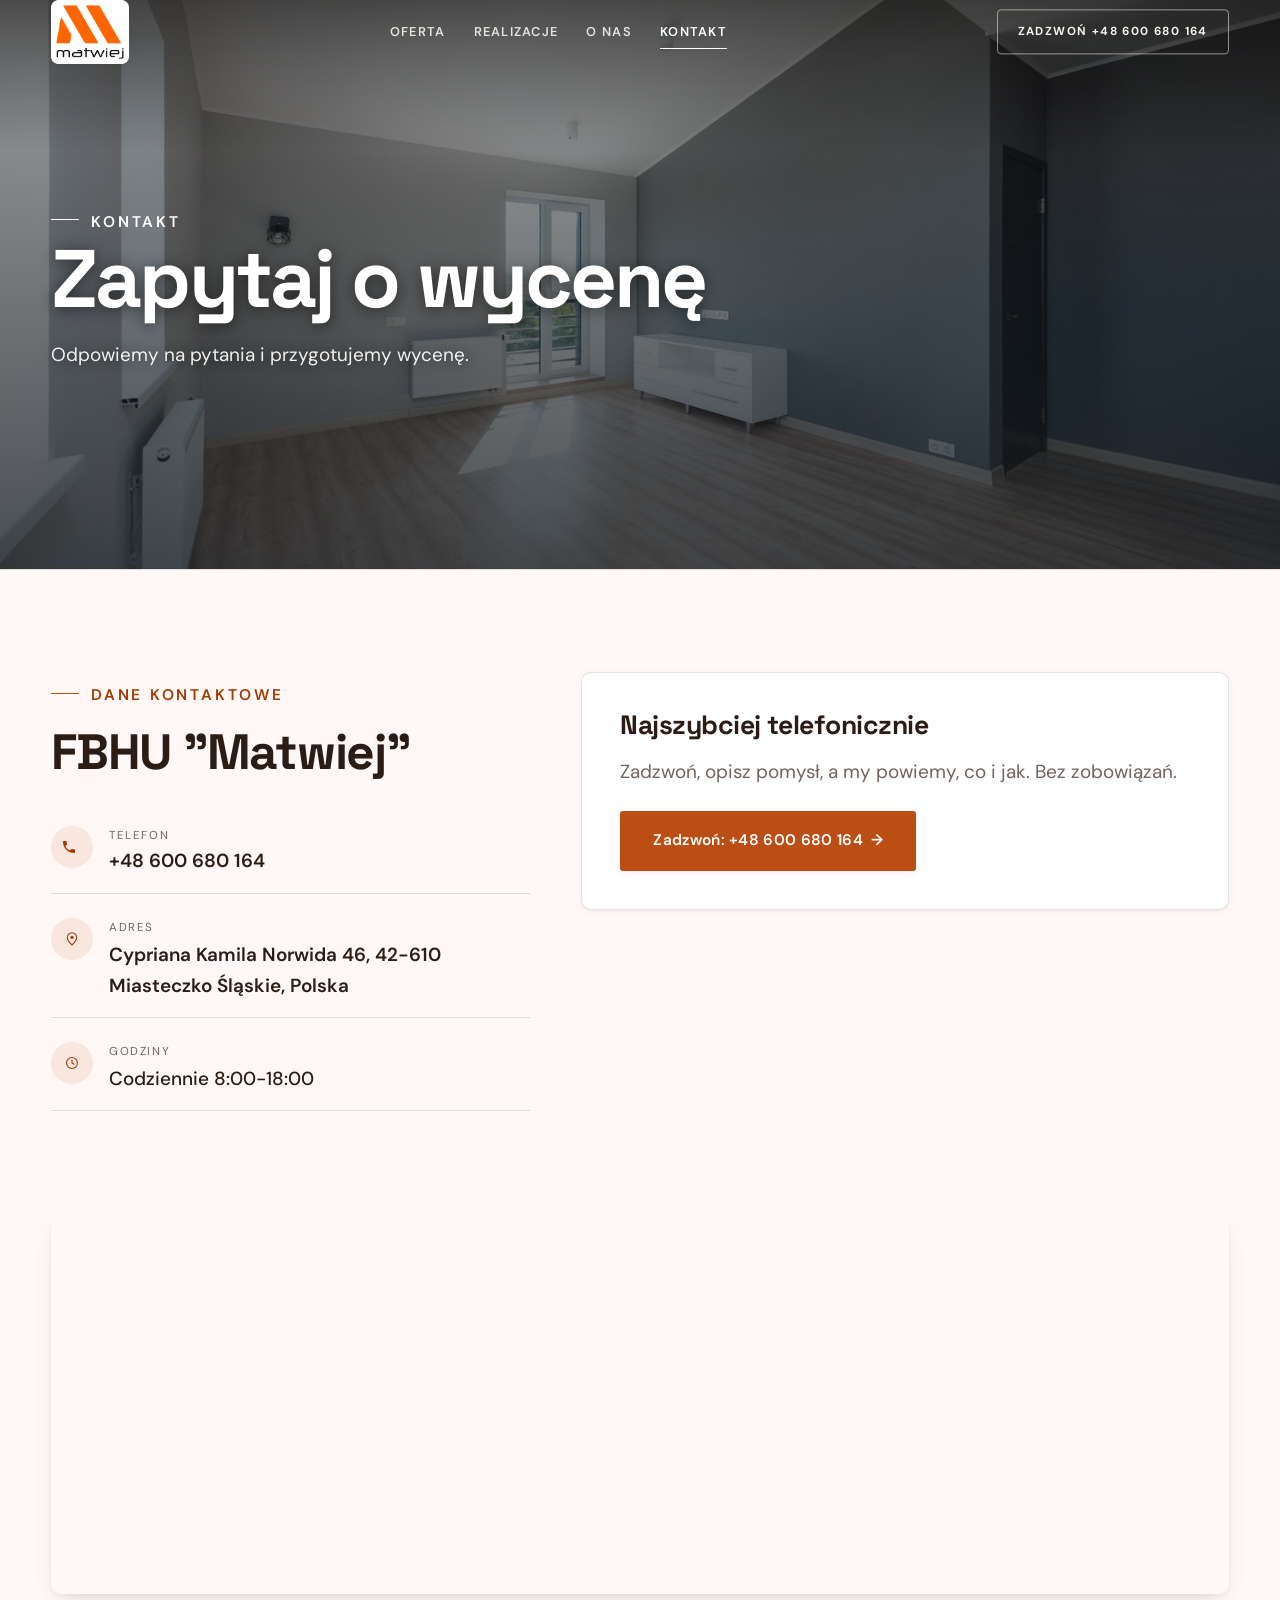
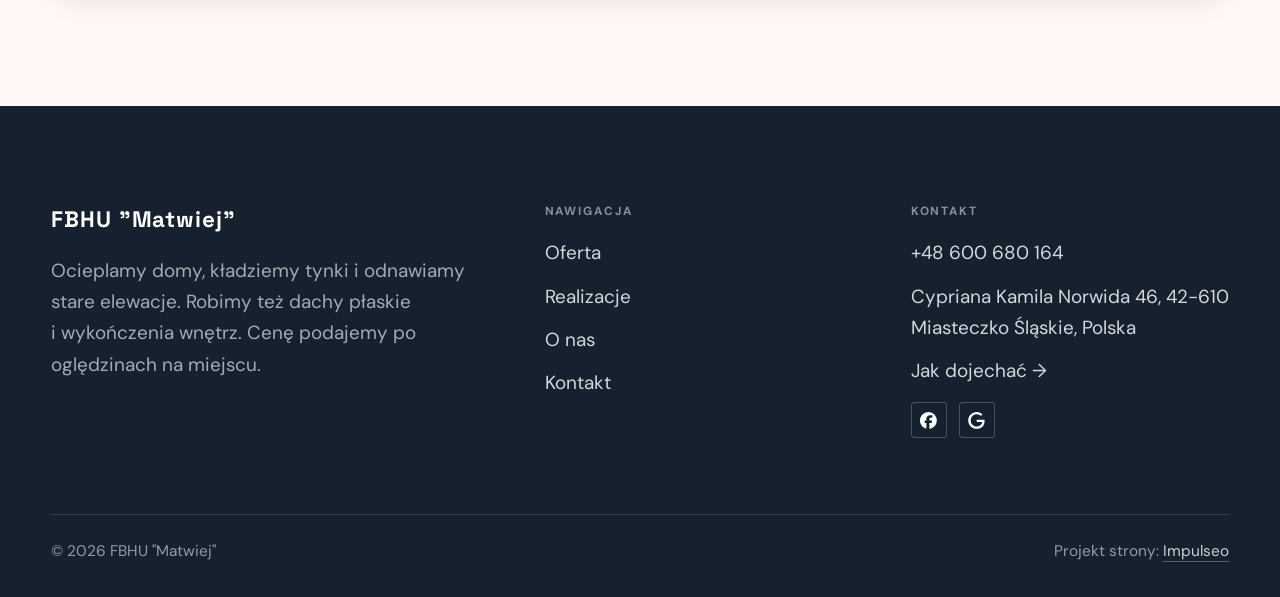
<file: kontakt.html>
<!DOCTYPE html>
<html lang="pl">
<head>
<meta charset="UTF-8">
<meta name="viewport" content="width=device-width, initial-scale=1.0">
<title>Kontakt - FBHU &quot;Matwiej&quot;</title>
<meta name="description" content="Kontakt FBHU &quot;Matwiej&quot; - Cypriana Kamila Norwida 46, 42-610 Miasteczko Śląskie, Polska">
<link rel="canonical" href="https://kris20032.github.io/fbhu-matwiej/kontakt.html">
<meta name="robots" content="noindex, nofollow">
<meta property="og:type" content="website">
<meta property="og:locale" content="pl_PL">
<meta property="og:site_name" content="FBHU &quot;Matwiej&quot;">
<meta property="og:title" content="Kontakt - FBHU &quot;Matwiej&quot;">
<meta property="og:description" content="Kontakt FBHU &quot;Matwiej&quot; - Cypriana Kamila Norwida 46, 42-610 Miasteczko Śląskie, Polska">
<meta property="og:url" content="https://kris20032.github.io/fbhu-matwiej/kontakt.html">
<meta property="og:image" content="https://kris20032.github.io/fbhu-matwiej/img/og.jpg">
<meta property="og:image:width" content="1200">
<meta property="og:image:height" content="630">
<meta name="twitter:card" content="summary_large_image">
<link rel="preconnect" href="https://fonts.googleapis.com">
<link rel="preconnect" href="https://fonts.gstatic.com" crossorigin>
<link href="https://fonts.googleapis.com/css2?family=Space+Grotesk:wght@500;600;700&family=DM+Sans:opsz,wght@9..40,400;9..40,500;9..40,600&display=swap" rel="stylesheet">
<link rel="stylesheet" href="assets/styles.css?v=6475c303">
</head>
<body>

<header class="nav">
  <div class="wrap nav-inner">
    <a class="brand brand-has-logo" href="index.html"><img class="brand-logo" src="img/logo.png" alt="FBHU &quot;Matwiej&quot;" width="885" height="729" decoding="async"></a>
    <nav class="nav-links">
      <a href="oferta.html">Oferta</a>
      <a href="realizacje.html">Realizacje</a>
      <a href="o-nas.html">O nas</a>
      <a href="kontakt.html" class="active" aria-current="page">Kontakt</a>
      <a href="tel:+48600680164" class="btn btn-accent">Zadzwoń +48 600 680 164</a>
    </nav>
    <button class="nav-toggle" aria-label="Menu"><span></span><span></span><span></span></button>
  </div>
</header>

<main>
<section class="pagehead">
  <img src="img/ph-stock-2.jpg" alt="FBHU &quot;Matwiej&quot; - Zapytaj o wycenę" width="1600" height="1068" decoding="async">
  <div class="wrap">
    <span class="eyebrow">Kontakt</span>
    <h1>Zapytaj o wycenę</h1>
    <p>Odpowiemy na pytania i przygotujemy wycenę.</p>
  </div>
</section>
<section>
  <div class="wrap contact-grid">
    <div class="reveal">
      <span class="eyebrow">Dane kontaktowe</span>
      <h2 style="margin:var(--space-4) 0 var(--space-6)">FBHU "Matwiej"</h2>
      <div class="info-list">
        <div class="info-row"><div class="ic"><svg class="ico-tel" width="16" height="16" viewBox="0 0 24 24" fill="none" aria-hidden="true"><path d="M6.6 10.8a15.5 15.5 0 0 0 6.6 6.6l2.2-2.2a1 1 0 0 1 1-.24 11.4 11.4 0 0 0 3.6.58 1 1 0 0 1 1 1V20a1 1 0 0 1-1 1A17 17 0 0 1 3 4a1 1 0 0 1 1-1h3.5a1 1 0 0 1 1 1c0 1.25.2 2.46.58 3.6a1 1 0 0 1-.25 1l-2.23 2.2Z" fill="currentColor"/></svg></div><div><div class="lbl">Telefon</div><a class="val" href="tel:+48600680164">+48 600 680 164</a></div></div>
        <div class="info-row"><div class="ic"><svg class="ico-pin" width="16" height="16" viewBox="0 0 24 24" fill="none" aria-hidden="true"><path d="M12 21s7-6.1 7-11.5A7 7 0 0 0 5 9.5C5 14.9 12 21 12 21Z" stroke="currentColor" stroke-width="1.6" fill="none"/><circle cx="12" cy="9.5" r="2.4" fill="currentColor"/></svg></div><div><div class="lbl">Adres</div><div class="val">Cypriana Kamila Norwida 46, 42-610 Miasteczko Śląskie, Polska</div></div></div>
        <div class="info-row"><div class="ic"><svg class="ico-clock" width="16" height="16" viewBox="0 0 24 24" fill="none" aria-hidden="true"><circle cx="12" cy="12" r="8.2" stroke="currentColor" stroke-width="1.6"/><path d="M12 7.5V12l3.2 1.9" stroke="currentColor" stroke-width="1.6" stroke-linecap="round"/></svg></div><div><div class="lbl">Godziny</div><div class="val" style="font-weight:500">Codziennie 8:00-18:00</div></div></div>
      </div>
    </div>
    <div class="reveal">
      <div class="form">
        <h3 style="margin-bottom:var(--space-4)">Najszybciej telefonicznie</h3>
        <p class="muted" style="margin-bottom:var(--space-5)">Zadzwoń, opisz pomysł, a my powiemy, co i jak. Bez zobowiązań.</p>
        <a href="tel:+48600680164" class="btn btn-accent" style="justify-content:center">Zadzwoń: +48 600 680 164 <span class="arr">→</span></a>
      </div>
    </div>
  </div>
</section>
<section style="padding-top:0">
  <div class="wrap reveal">
    <iframe class="map" title="FBHU &quot;Matwiej&quot; - Miasteczko Śląskie" src="https://maps.google.com/maps?q=50.4903307%2C18.915611&z=15&output=embed" loading="lazy" referrerpolicy="no-referrer-when-downgrade"></iframe>
  </div>
</section>
</main>

<footer>
  <div class="wrap">
    <div class="foot-grid">
      <div class="foot-brand">
        <div class="name">FBHU "Matwiej"</div>
        <p>Ocieplamy domy, kładziemy tynki i odnawiamy stare elewacje. Robimy też dachy płaskie i wykończenia wnętrz. Cenę podajemy po oględzinach na miejscu.</p>
      </div>
      <div class="foot-col">
        <h4>Nawigacja</h4>
        <a href="oferta.html">Oferta</a>
        <a href="realizacje.html">Realizacje</a>
        <a href="o-nas.html">O nas</a>
        <a href="kontakt.html">Kontakt</a>
      </div>
      <div class="foot-col">
        <h4>Kontakt</h4>
        <a href="tel:+48600680164">+48 600 680 164</a>
        <p>Cypriana Kamila Norwida 46, 42-610 Miasteczko Śląskie, Polska</p>
        <a href="https://maps.google.com/?cid=16634382107132874145&g_mp=Cidnb29nbGUubWFwcy5wbGFjZXMudjEuUGxhY2VzLlNlYXJjaFRleHQQAhgEIAA" target="_blank" rel="noopener">Jak dojechać →</a>
      <div class="foot-soc">
        <a class="soc" href="https://www.facebook.com/p/FBHU-Matwiej-100047160795370/" target="_blank" rel="noopener" aria-label="Facebook - FBHU &quot;Matwiej&quot;"><svg viewBox="0 0 24 24" aria-hidden="true" focusable="false"><path d="M9.101 23.691v-7.98H6.627v-3.667h2.474v-1.58c0-4.085 1.848-5.978 5.858-5.978.401 0 .955.042 1.468.103a8.68 8.68 0 0 1 1.141.195v3.325a8.623 8.623 0 0 0-.653-.036 26.805 26.805 0 0 0-.733-.009c-.707 0-1.259.096-1.675.309a1.686 1.686 0 0 0-.679.622c-.258.42-.374.995-.374 1.752v1.297h3.919l-.386 2.103-.287 1.564h-3.246v8.245C19.396 23.238 24 18.179 24 12.044c0-6.627-5.373-12-12-12s-12 5.373-12 12c0 5.628 3.874 10.35 9.101 11.647Z" fill="currentColor"/></svg></a>
        <a class="soc" href="https://maps.google.com/?cid=16634382107132874145&g_mp=Cidnb29nbGUubWFwcy5wbGFjZXMudjEuUGxhY2VzLlNlYXJjaFRleHQQAhgEIAA" target="_blank" rel="noopener" aria-label="Google - FBHU &quot;Matwiej&quot;"><svg viewBox="0 0 24 24" aria-hidden="true" focusable="false"><path d="M12.48 10.92v3.28h7.84c-.24 1.84-.853 3.187-1.787 4.133-1.147 1.147-2.933 2.4-6.053 2.4-4.827 0-8.6-3.893-8.6-8.72s3.773-8.72 8.6-8.72c2.6 0 4.507 1.027 5.907 2.347l2.307-2.307C18.747 1.44 16.133 0 12.48 0 5.867 0 .307 5.387.307 12s5.56 12 12.173 12c3.573 0 6.267-1.173 8.373-3.36 2.16-2.16 2.84-5.213 2.84-7.667 0-.76-.053-1.467-.173-2.053H12.48z" fill="currentColor"/></svg></a>
      </div>
      </div>
    </div>
    <div class="foot-bot">
      <span>© 2026 FBHU "Matwiej"</span>
      <span>Projekt strony: <a class="foot-credit" href="https://impulseo.pl" target="_blank" rel="noopener">Impulseo</a></span>
    </div>
  </div>
</footer>
<div class="sticky-call"><a class="sc-call" href="tel:+48600680164"><svg class="ico-tel" width="16" height="16" viewBox="0 0 24 24" fill="none" aria-hidden="true"><path d="M6.6 10.8a15.5 15.5 0 0 0 6.6 6.6l2.2-2.2a1 1 0 0 1 1-.24 11.4 11.4 0 0 0 3.6.58 1 1 0 0 1 1 1V20a1 1 0 0 1-1 1A17 17 0 0 1 3 4a1 1 0 0 1 1-1h3.5a1 1 0 0 1 1 1c0 1.25.2 2.46.58 3.6a1 1 0 0 1-.25 1l-2.23 2.2Z" fill="currentColor"/></svg> Zadzwoń</a><a class="sc-quote" href="kontakt.html">Zadzwoń teraz</a></div>
<div class="demo-wazne" data-do="2026-10-08" data-cykl="3" hidden><svg class="dw-ico" width="13" height="13" viewBox="0 0 24 24" fill="none" aria-hidden="true"><circle cx="12" cy="12" r="8.6" stroke="currentColor" stroke-width="1.8"/><path d="M12 7.2V12l3.3 2" stroke="currentColor" stroke-width="1.8" stroke-linecap="round"/></svg><span class="dw-txt"></span></div>

<script src="assets/main.js"></script>
</body>
</html>
</file>
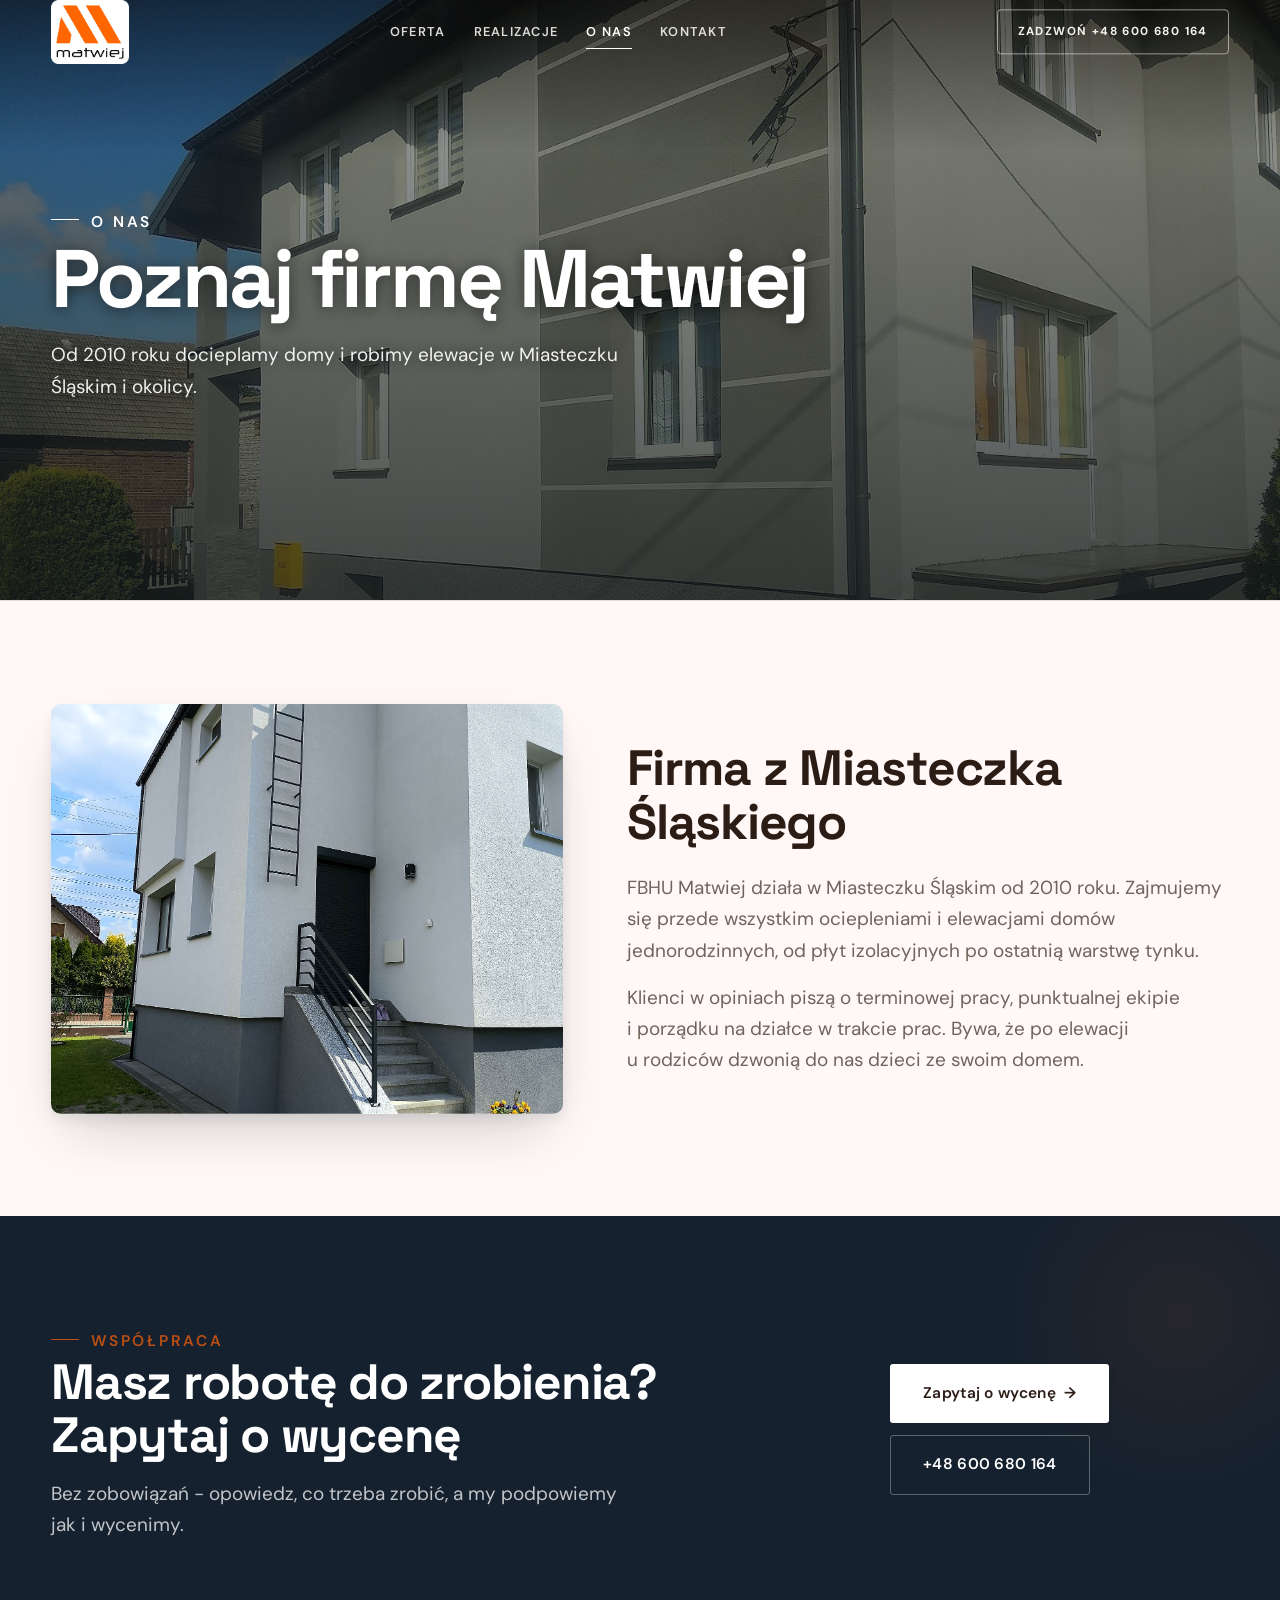
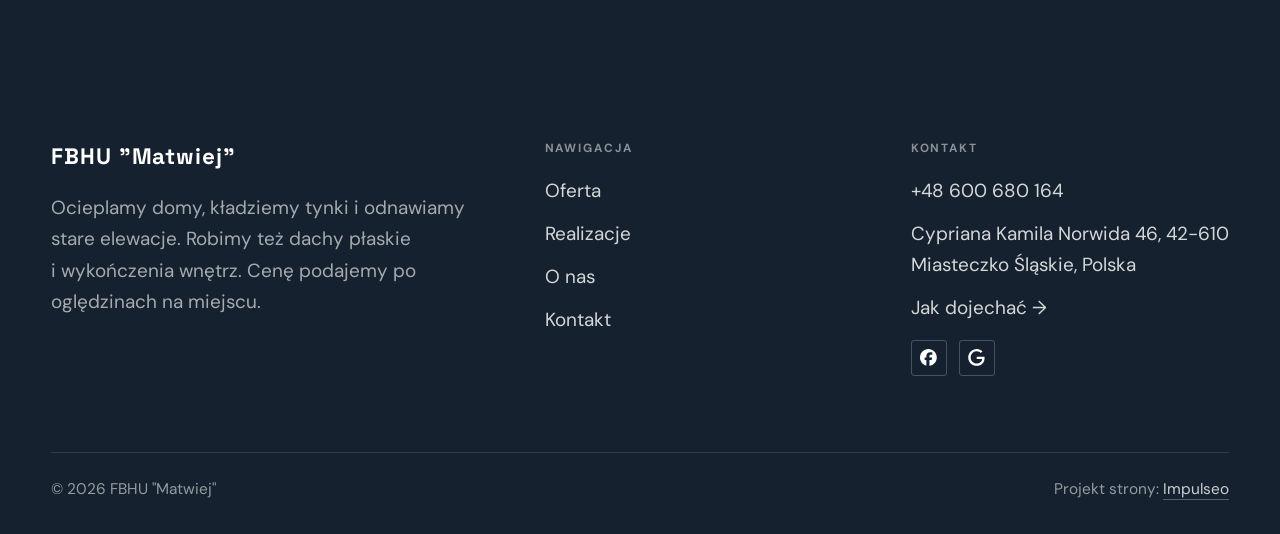
<file: o-nas.html>
<!DOCTYPE html>
<html lang="pl">
<head>
<meta charset="UTF-8">
<meta name="viewport" content="width=device-width, initial-scale=1.0">
<title>O nas - FBHU &quot;Matwiej&quot;</title>
<meta name="description" content="FBHU Matwiej z Miasteczka Śląskiego - docieplenia domów, elewacje i remonty starych elewacji, dachy płaskie i wykończenia wnętrz. Na rynku od 2010 roku. Zadzwoń i umów oględziny.">
<link rel="canonical" href="https://kris20032.github.io/fbhu-matwiej/o-nas.html">
<meta name="robots" content="noindex, nofollow">
<meta property="og:type" content="website">
<meta property="og:locale" content="pl_PL">
<meta property="og:site_name" content="FBHU &quot;Matwiej&quot;">
<meta property="og:title" content="O nas - FBHU &quot;Matwiej&quot;">
<meta property="og:description" content="FBHU Matwiej z Miasteczka Śląskiego - docieplenia domów, elewacje i remonty starych elewacji, dachy płaskie i wykończenia wnętrz. Na rynku od 2010 roku. Zadzwoń i umów oględziny.">
<meta property="og:url" content="https://kris20032.github.io/fbhu-matwiej/o-nas.html">
<meta property="og:image" content="https://kris20032.github.io/fbhu-matwiej/img/og.jpg">
<meta property="og:image:width" content="1200">
<meta property="og:image:height" content="630">
<meta name="twitter:card" content="summary_large_image">
<link rel="preconnect" href="https://fonts.googleapis.com">
<link rel="preconnect" href="https://fonts.gstatic.com" crossorigin>
<link href="https://fonts.googleapis.com/css2?family=Space+Grotesk:wght@500;600;700&family=DM+Sans:opsz,wght@9..40,400;9..40,500;9..40,600&display=swap" rel="stylesheet">
<link rel="stylesheet" href="assets/styles.css?v=6475c303">
</head>
<body>

<header class="nav">
  <div class="wrap nav-inner">
    <a class="brand brand-has-logo" href="index.html"><img class="brand-logo" src="img/logo.png" alt="FBHU &quot;Matwiej&quot;" width="885" height="729" decoding="async"></a>
    <nav class="nav-links">
      <a href="oferta.html">Oferta</a>
      <a href="realizacje.html">Realizacje</a>
      <a href="o-nas.html" class="active" aria-current="page">O nas</a>
      <a href="kontakt.html">Kontakt</a>
      <a href="tel:+48600680164" class="btn btn-accent">Zadzwoń +48 600 680 164</a>
    </nav>
    <button class="nav-toggle" aria-label="Menu"><span></span><span></span><span></span></button>
  </div>
</header>

<main>
<section class="pagehead">
  <img src="img/about.jpg" alt="FBHU &quot;Matwiej&quot; - Poznaj firmę Matwiej" width="1600" height="800" decoding="async">
  <div class="wrap">
    <span class="eyebrow">O nas</span>
    <h1>Poznaj firmę Matwiej</h1>
    <p>Od 2010 roku docieplamy domy i robimy elewacje w Miasteczku Śląskim i okolicy.</p>
  </div>
</section>
<section>
  <div class="wrap split">
    <div class="split-art reveal"><img src="img/g1.jpg" alt="FBHU &quot;Matwiej&quot;" loading="lazy" width="1600" height="2131" decoding="async"></div>
    <div class="split-copy reveal">
      <h2>Firma z Miasteczka Śląskiego</h2>
      <p class="muted">FBHU Matwiej działa w Miasteczku Śląskim od 2010 roku. Zajmujemy się przede wszystkim ociepleniami i elewacjami domów jednorodzinnych, od płyt izolacyjnych po ostatnią warstwę tynku.</p>
      <p class="muted">Klienci w opiniach piszą o terminowej pracy, punktualnej ekipie i porządku na działce w trakcie prac. Bywa, że po elewacji u rodziców dzwonią do nas dzieci ze swoim domem.</p>
    </div>
  </div>
</section>


<section class="cta">
  <div class="wrap">
    <div class="reveal">
      <span class="eyebrow">Współpraca</span>
      <h2>Masz robotę do zrobienia? Zapytaj o wycenę</h2>
      <p>Bez zobowiązań - opowiedz, co trzeba zrobić, a my podpowiemy jak i wycenimy.</p>
    </div>
    <div class="cta-actions reveal">
      <a href="kontakt.html" class="btn btn-light">Zapytaj o wycenę <span class="arr">→</span></a>
      <a href="tel:+48600680164" class="btn btn-ghost btn-ghost-cta">+48 600 680 164</a>
    </div>
  </div>
</section>
</main>

<footer>
  <div class="wrap">
    <div class="foot-grid">
      <div class="foot-brand">
        <div class="name">FBHU "Matwiej"</div>
        <p>Ocieplamy domy, kładziemy tynki i odnawiamy stare elewacje. Robimy też dachy płaskie i wykończenia wnętrz. Cenę podajemy po oględzinach na miejscu.</p>
      </div>
      <div class="foot-col">
        <h4>Nawigacja</h4>
        <a href="oferta.html">Oferta</a>
        <a href="realizacje.html">Realizacje</a>
        <a href="o-nas.html">O nas</a>
        <a href="kontakt.html">Kontakt</a>
      </div>
      <div class="foot-col">
        <h4>Kontakt</h4>
        <a href="tel:+48600680164">+48 600 680 164</a>
        <p>Cypriana Kamila Norwida 46, 42-610 Miasteczko Śląskie, Polska</p>
        <a href="https://maps.google.com/?cid=16634382107132874145&g_mp=Cidnb29nbGUubWFwcy5wbGFjZXMudjEuUGxhY2VzLlNlYXJjaFRleHQQAhgEIAA" target="_blank" rel="noopener">Jak dojechać →</a>
      <div class="foot-soc">
        <a class="soc" href="https://www.facebook.com/p/FBHU-Matwiej-100047160795370/" target="_blank" rel="noopener" aria-label="Facebook - FBHU &quot;Matwiej&quot;"><svg viewBox="0 0 24 24" aria-hidden="true" focusable="false"><path d="M9.101 23.691v-7.98H6.627v-3.667h2.474v-1.58c0-4.085 1.848-5.978 5.858-5.978.401 0 .955.042 1.468.103a8.68 8.68 0 0 1 1.141.195v3.325a8.623 8.623 0 0 0-.653-.036 26.805 26.805 0 0 0-.733-.009c-.707 0-1.259.096-1.675.309a1.686 1.686 0 0 0-.679.622c-.258.42-.374.995-.374 1.752v1.297h3.919l-.386 2.103-.287 1.564h-3.246v8.245C19.396 23.238 24 18.179 24 12.044c0-6.627-5.373-12-12-12s-12 5.373-12 12c0 5.628 3.874 10.35 9.101 11.647Z" fill="currentColor"/></svg></a>
        <a class="soc" href="https://maps.google.com/?cid=16634382107132874145&g_mp=Cidnb29nbGUubWFwcy5wbGFjZXMudjEuUGxhY2VzLlNlYXJjaFRleHQQAhgEIAA" target="_blank" rel="noopener" aria-label="Google - FBHU &quot;Matwiej&quot;"><svg viewBox="0 0 24 24" aria-hidden="true" focusable="false"><path d="M12.48 10.92v3.28h7.84c-.24 1.84-.853 3.187-1.787 4.133-1.147 1.147-2.933 2.4-6.053 2.4-4.827 0-8.6-3.893-8.6-8.72s3.773-8.72 8.6-8.72c2.6 0 4.507 1.027 5.907 2.347l2.307-2.307C18.747 1.44 16.133 0 12.48 0 5.867 0 .307 5.387.307 12s5.56 12 12.173 12c3.573 0 6.267-1.173 8.373-3.36 2.16-2.16 2.84-5.213 2.84-7.667 0-.76-.053-1.467-.173-2.053H12.48z" fill="currentColor"/></svg></a>
      </div>
      </div>
    </div>
    <div class="foot-bot">
      <span>© 2026 FBHU "Matwiej"</span>
      <span>Projekt strony: <a class="foot-credit" href="https://impulseo.pl" target="_blank" rel="noopener">Impulseo</a></span>
    </div>
  </div>
</footer>
<div class="sticky-call"><a class="sc-call" href="tel:+48600680164"><svg class="ico-tel" width="16" height="16" viewBox="0 0 24 24" fill="none" aria-hidden="true"><path d="M6.6 10.8a15.5 15.5 0 0 0 6.6 6.6l2.2-2.2a1 1 0 0 1 1-.24 11.4 11.4 0 0 0 3.6.58 1 1 0 0 1 1 1V20a1 1 0 0 1-1 1A17 17 0 0 1 3 4a1 1 0 0 1 1-1h3.5a1 1 0 0 1 1 1c0 1.25.2 2.46.58 3.6a1 1 0 0 1-.25 1l-2.23 2.2Z" fill="currentColor"/></svg> Zadzwoń</a><a class="sc-quote" href="kontakt.html">Zadzwoń teraz</a></div>
<div class="demo-wazne" data-do="2026-10-08" data-cykl="3" hidden><svg class="dw-ico" width="13" height="13" viewBox="0 0 24 24" fill="none" aria-hidden="true"><circle cx="12" cy="12" r="8.6" stroke="currentColor" stroke-width="1.8"/><path d="M12 7.2V12l3.3 2" stroke="currentColor" stroke-width="1.8" stroke-linecap="round"/></svg><span class="dw-txt"></span></div>

<script src="assets/main.js"></script>
</body>
</html>
</file>
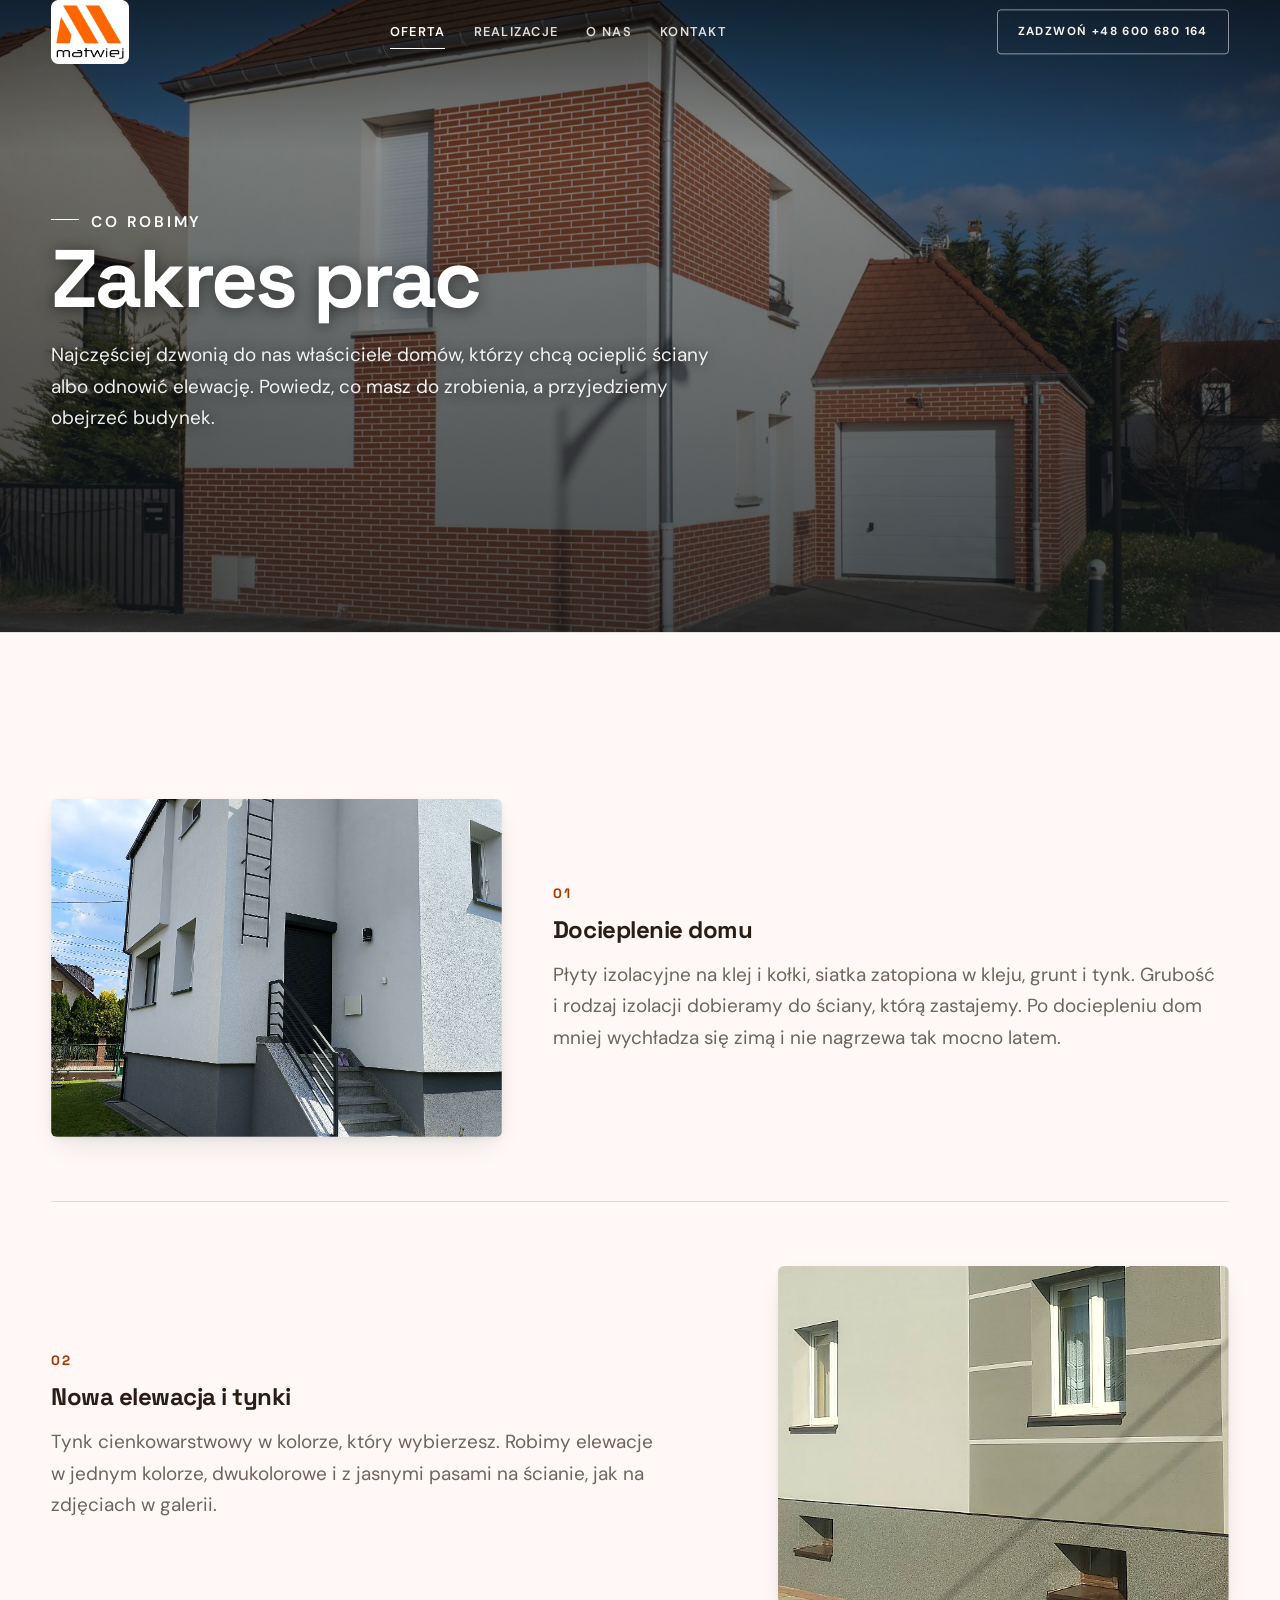
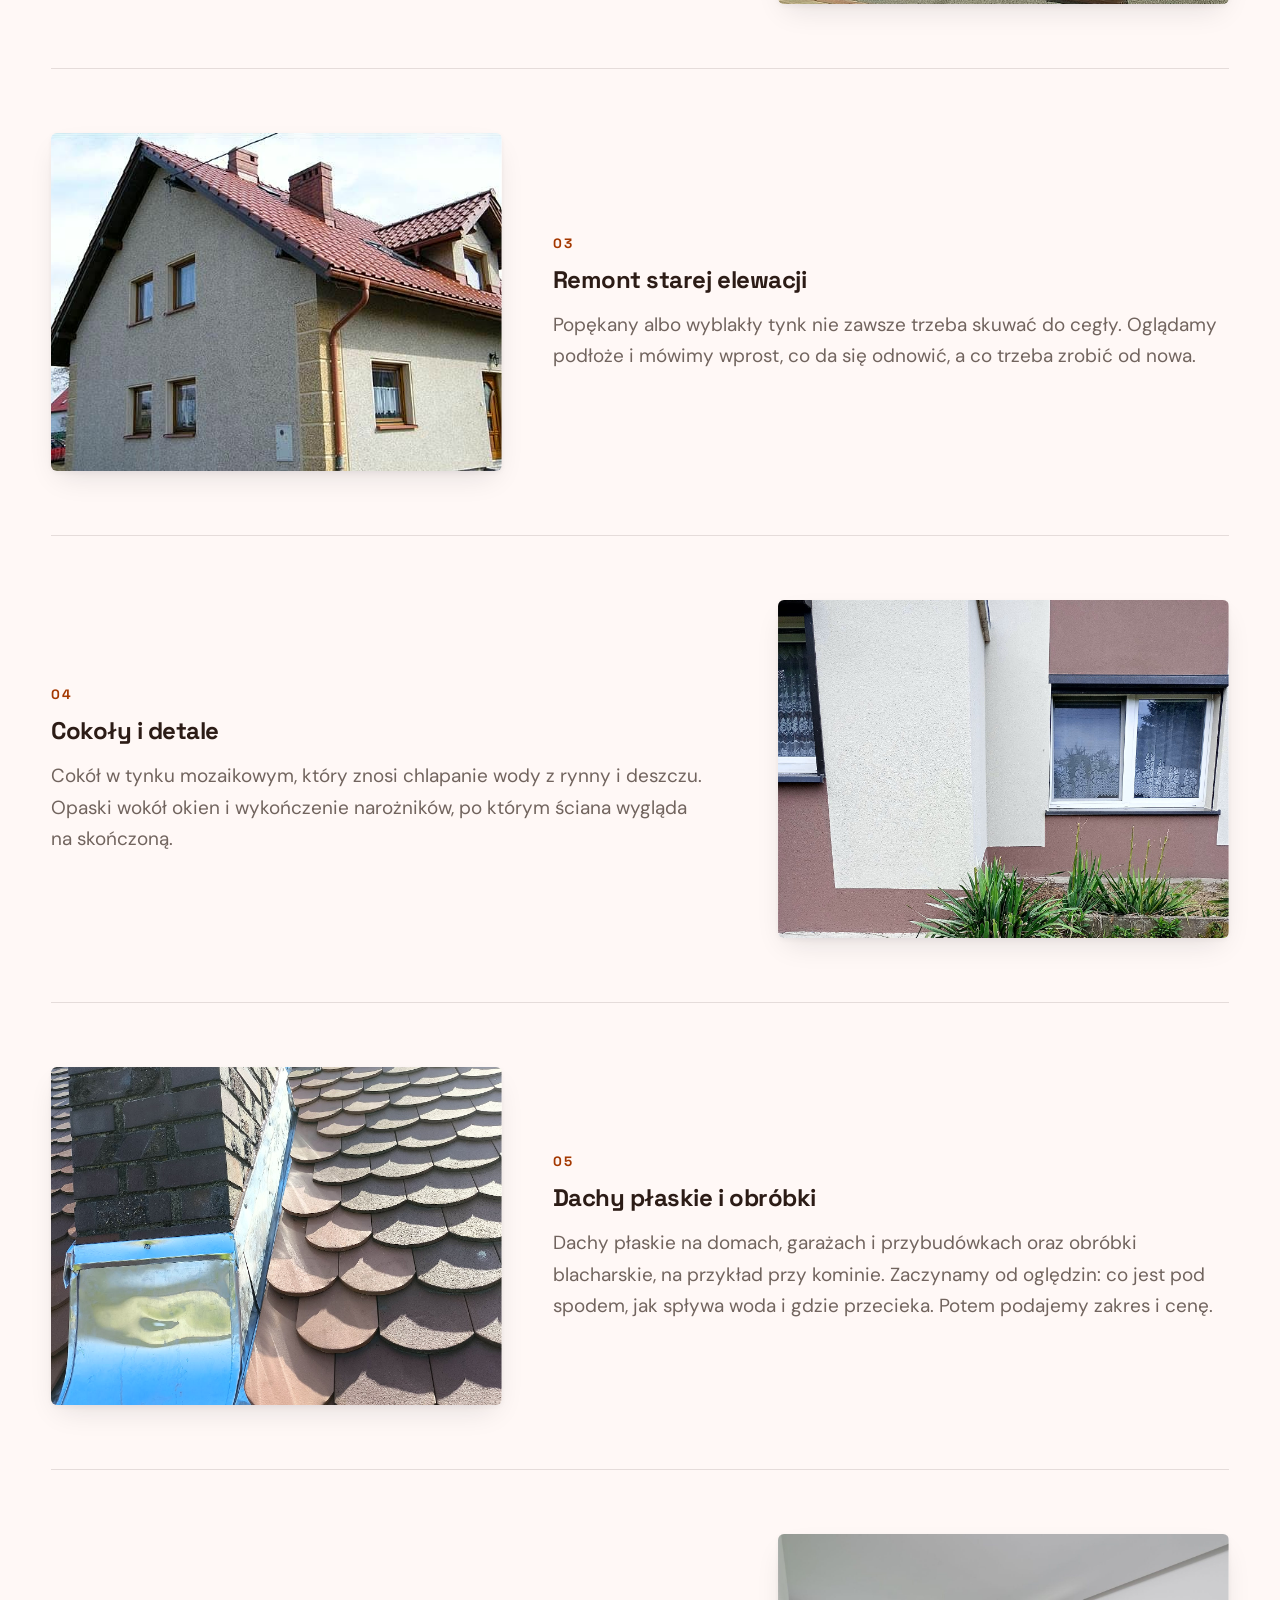
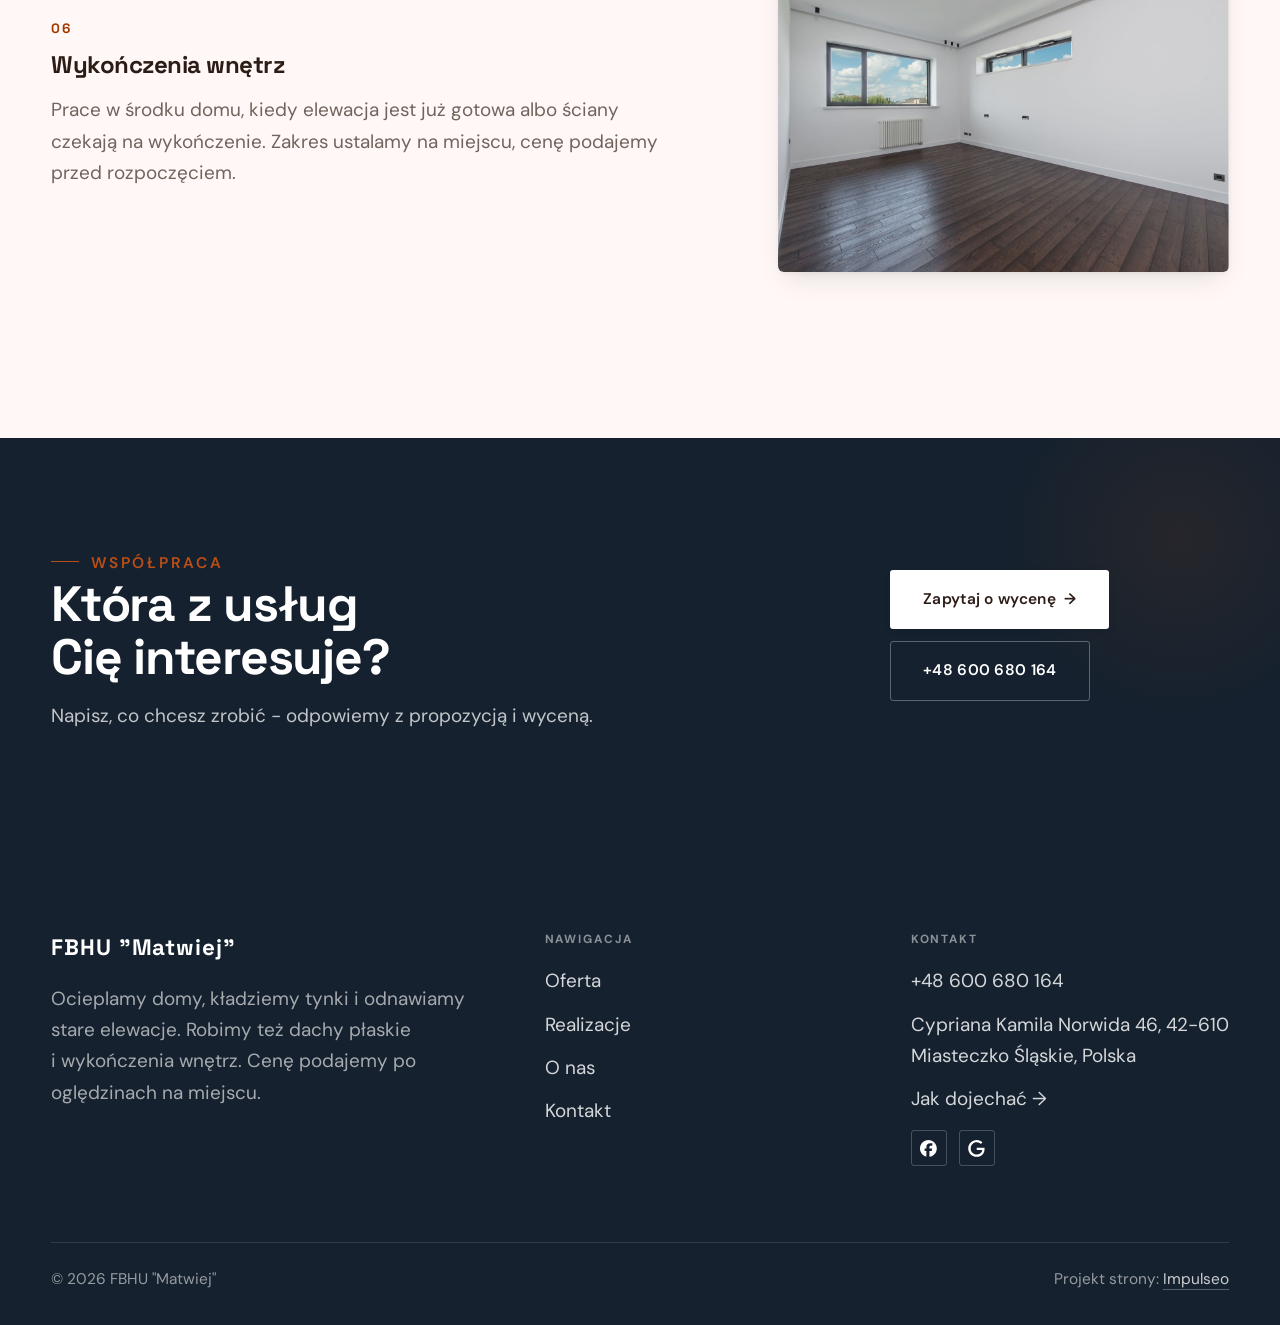
<file: oferta.html>
<!DOCTYPE html>
<html lang="pl">
<head>
<meta charset="UTF-8">
<meta name="viewport" content="width=device-width, initial-scale=1.0">
<title>Oferta - FBHU &quot;Matwiej&quot;</title>
<meta name="description" content="FBHU Matwiej z Miasteczka Śląskiego - docieplenia domów, elewacje i remonty starych elewacji, dachy płaskie i wykończenia wnętrz. Na rynku od 2010 roku. Zadzwoń i umów oględziny.">
<link rel="canonical" href="https://kris20032.github.io/fbhu-matwiej/oferta.html">
<meta name="robots" content="noindex, nofollow">
<meta property="og:type" content="website">
<meta property="og:locale" content="pl_PL">
<meta property="og:site_name" content="FBHU &quot;Matwiej&quot;">
<meta property="og:title" content="Oferta - FBHU &quot;Matwiej&quot;">
<meta property="og:description" content="FBHU Matwiej z Miasteczka Śląskiego - docieplenia domów, elewacje i remonty starych elewacji, dachy płaskie i wykończenia wnętrz. Na rynku od 2010 roku. Zadzwoń i umów oględziny.">
<meta property="og:url" content="https://kris20032.github.io/fbhu-matwiej/oferta.html">
<meta property="og:image" content="https://kris20032.github.io/fbhu-matwiej/img/og.jpg">
<meta property="og:image:width" content="1200">
<meta property="og:image:height" content="630">
<meta name="twitter:card" content="summary_large_image">
<link rel="preconnect" href="https://fonts.googleapis.com">
<link rel="preconnect" href="https://fonts.gstatic.com" crossorigin>
<link href="https://fonts.googleapis.com/css2?family=Space+Grotesk:wght@500;600;700&family=DM+Sans:opsz,wght@9..40,400;9..40,500;9..40,600&display=swap" rel="stylesheet">
<link rel="stylesheet" href="assets/styles.css?v=6475c303">
</head>
<body>

<header class="nav">
  <div class="wrap nav-inner">
    <a class="brand brand-has-logo" href="index.html"><img class="brand-logo" src="img/logo.png" alt="FBHU &quot;Matwiej&quot;" width="885" height="729" decoding="async"></a>
    <nav class="nav-links">
      <a href="oferta.html" class="active" aria-current="page">Oferta</a>
      <a href="realizacje.html">Realizacje</a>
      <a href="o-nas.html">O nas</a>
      <a href="kontakt.html">Kontakt</a>
      <a href="tel:+48600680164" class="btn btn-accent">Zadzwoń +48 600 680 164</a>
    </nav>
    <button class="nav-toggle" aria-label="Menu"><span></span><span></span><span></span></button>
  </div>
</header>

<main>
<section class="pagehead">
  <img src="img/ph-stock-1.jpg" alt="FBHU &quot;Matwiej&quot; - Zakres prac" width="1600" height="1066" decoding="async">
  <div class="wrap">
    <span class="eyebrow">Co robimy</span>
    <h1>Zakres prac</h1>
    <p>Najczęściej dzwonią do nas właściciele domów, którzy chcą ocieplić ściany albo odnowić elewację. Powiedz, co masz do zrobienia, a przyjedziemy obejrzeć budynek.</p>
  </div>
</section>
<section>
  <div class="wrap">
    <div class="svc-row reveal">
      <div class="svc-row-art"><img src="img/g1.jpg" alt="Docieplenie domu" loading="lazy" width="1600" height="2131" decoding="async"></div>
      <div>
        <span class="num">01</span>
        <h3>Docieplenie domu</h3>
        <p class="muted">Płyty izolacyjne na klej i kołki, siatka zatopiona w kleju, grunt i tynk. Grubość i rodzaj izolacji dobieramy do ściany, którą zastajemy. Po dociepleniu dom mniej wychładza się zimą i nie nagrzewa tak mocno latem.</p>
      </div>
    </div>
    <div class="svc-row rev reveal">
      <div class="svc-row-art"><img src="img/g6.jpg" alt="Nowa elewacja i tynki" loading="lazy" width="650" height="530" decoding="async"></div>
      <div>
        <span class="num">02</span>
        <h3>Nowa elewacja i tynki</h3>
        <p class="muted">Tynk cienkowarstwowy w kolorze, który wybierzesz. Robimy elewacje w jednym kolorze, dwukolorowe i z jasnymi pasami na ścianie, jak na zdjęciach w galerii.</p>
      </div>
    </div>
    <div class="svc-row reveal">
      <div class="svc-row-art"><img src="img/g4.jpg" alt="Remont starej elewacji" loading="lazy" width="639" height="461" decoding="async"></div>
      <div>
        <span class="num">03</span>
        <h3>Remont starej elewacji</h3>
        <p class="muted">Popękany albo wyblakły tynk nie zawsze trzeba skuwać do cegły. Oglądamy podłoże i mówimy wprost, co da się odnowić, a co trzeba zrobić od nowa.</p>
      </div>
    </div>
    <div class="svc-row rev reveal">
      <div class="svc-row-art"><img src="img/g5.jpg" alt="Cokoły i detale" loading="lazy" width="1600" height="1317" decoding="async"></div>
      <div>
        <span class="num">04</span>
        <h3>Cokoły i detale</h3>
        <p class="muted">Cokół w tynku mozaikowym, który znosi chlapanie wody z rynny i deszczu. Opaski wokół okien i wykończenie narożników, po którym ściana wygląda na skończoną.</p>
      </div>
    </div>
    <div class="svc-row reveal">
      <div class="svc-row-art"><img src="img/g3.jpg" alt="Dachy płaskie i obróbki" loading="lazy" width="1600" height="2131" decoding="async"></div>
      <div>
        <span class="num">05</span>
        <h3>Dachy płaskie i obróbki</h3>
        <p class="muted">Dachy płaskie na domach, garażach i przybudówkach oraz obróbki blacharskie, na przykład przy kominie. Zaczynamy od oględzin: co jest pod spodem, jak spływa woda i gdzie przecieka. Potem podajemy zakres i cenę.</p>
      </div>
    </div>
    <div class="svc-row rev reveal">
      <div class="svc-row-art"><img src="img/ph-stock-3.jpg" alt="Wykończenia wnętrz" loading="lazy" width="1600" height="1068" decoding="async"></div>
      <div>
        <span class="num">06</span>
        <h3>Wykończenia wnętrz</h3>
        <p class="muted">Prace w środku domu, kiedy elewacja jest już gotowa albo ściany czekają na wykończenie. Zakres ustalamy na miejscu, cenę podajemy przed rozpoczęciem.</p>
      </div>
    </div>
  </div>
</section>

<section class="cta">
  <div class="wrap">
    <div class="reveal">
      <span class="eyebrow">Współpraca</span>
      <h2>Która z usług Cię interesuje?</h2>
      <p>Napisz, co chcesz zrobić - odpowiemy z propozycją i wyceną.</p>
    </div>
    <div class="cta-actions reveal">
      <a href="kontakt.html" class="btn btn-light">Zapytaj o wycenę <span class="arr">→</span></a>
      <a href="tel:+48600680164" class="btn btn-ghost btn-ghost-cta">+48 600 680 164</a>
    </div>
  </div>
</section>
</main>

<footer>
  <div class="wrap">
    <div class="foot-grid">
      <div class="foot-brand">
        <div class="name">FBHU "Matwiej"</div>
        <p>Ocieplamy domy, kładziemy tynki i odnawiamy stare elewacje. Robimy też dachy płaskie i wykończenia wnętrz. Cenę podajemy po oględzinach na miejscu.</p>
      </div>
      <div class="foot-col">
        <h4>Nawigacja</h4>
        <a href="oferta.html">Oferta</a>
        <a href="realizacje.html">Realizacje</a>
        <a href="o-nas.html">O nas</a>
        <a href="kontakt.html">Kontakt</a>
      </div>
      <div class="foot-col">
        <h4>Kontakt</h4>
        <a href="tel:+48600680164">+48 600 680 164</a>
        <p>Cypriana Kamila Norwida 46, 42-610 Miasteczko Śląskie, Polska</p>
        <a href="https://maps.google.com/?cid=16634382107132874145&g_mp=Cidnb29nbGUubWFwcy5wbGFjZXMudjEuUGxhY2VzLlNlYXJjaFRleHQQAhgEIAA" target="_blank" rel="noopener">Jak dojechać →</a>
      <div class="foot-soc">
        <a class="soc" href="https://www.facebook.com/p/FBHU-Matwiej-100047160795370/" target="_blank" rel="noopener" aria-label="Facebook - FBHU &quot;Matwiej&quot;"><svg viewBox="0 0 24 24" aria-hidden="true" focusable="false"><path d="M9.101 23.691v-7.98H6.627v-3.667h2.474v-1.58c0-4.085 1.848-5.978 5.858-5.978.401 0 .955.042 1.468.103a8.68 8.68 0 0 1 1.141.195v3.325a8.623 8.623 0 0 0-.653-.036 26.805 26.805 0 0 0-.733-.009c-.707 0-1.259.096-1.675.309a1.686 1.686 0 0 0-.679.622c-.258.42-.374.995-.374 1.752v1.297h3.919l-.386 2.103-.287 1.564h-3.246v8.245C19.396 23.238 24 18.179 24 12.044c0-6.627-5.373-12-12-12s-12 5.373-12 12c0 5.628 3.874 10.35 9.101 11.647Z" fill="currentColor"/></svg></a>
        <a class="soc" href="https://maps.google.com/?cid=16634382107132874145&g_mp=Cidnb29nbGUubWFwcy5wbGFjZXMudjEuUGxhY2VzLlNlYXJjaFRleHQQAhgEIAA" target="_blank" rel="noopener" aria-label="Google - FBHU &quot;Matwiej&quot;"><svg viewBox="0 0 24 24" aria-hidden="true" focusable="false"><path d="M12.48 10.92v3.28h7.84c-.24 1.84-.853 3.187-1.787 4.133-1.147 1.147-2.933 2.4-6.053 2.4-4.827 0-8.6-3.893-8.6-8.72s3.773-8.72 8.6-8.72c2.6 0 4.507 1.027 5.907 2.347l2.307-2.307C18.747 1.44 16.133 0 12.48 0 5.867 0 .307 5.387.307 12s5.56 12 12.173 12c3.573 0 6.267-1.173 8.373-3.36 2.16-2.16 2.84-5.213 2.84-7.667 0-.76-.053-1.467-.173-2.053H12.48z" fill="currentColor"/></svg></a>
      </div>
      </div>
    </div>
    <div class="foot-bot">
      <span>© 2026 FBHU "Matwiej"</span>
      <span>Projekt strony: <a class="foot-credit" href="https://impulseo.pl" target="_blank" rel="noopener">Impulseo</a></span>
    </div>
  </div>
</footer>
<div class="sticky-call"><a class="sc-call" href="tel:+48600680164"><svg class="ico-tel" width="16" height="16" viewBox="0 0 24 24" fill="none" aria-hidden="true"><path d="M6.6 10.8a15.5 15.5 0 0 0 6.6 6.6l2.2-2.2a1 1 0 0 1 1-.24 11.4 11.4 0 0 0 3.6.58 1 1 0 0 1 1 1V20a1 1 0 0 1-1 1A17 17 0 0 1 3 4a1 1 0 0 1 1-1h3.5a1 1 0 0 1 1 1c0 1.25.2 2.46.58 3.6a1 1 0 0 1-.25 1l-2.23 2.2Z" fill="currentColor"/></svg> Zadzwoń</a><a class="sc-quote" href="kontakt.html">Zadzwoń teraz</a></div>
<div class="demo-wazne" data-do="2026-10-08" data-cykl="3" hidden><svg class="dw-ico" width="13" height="13" viewBox="0 0 24 24" fill="none" aria-hidden="true"><circle cx="12" cy="12" r="8.6" stroke="currentColor" stroke-width="1.8"/><path d="M12 7.2V12l3.3 2" stroke="currentColor" stroke-width="1.8" stroke-linecap="round"/></svg><span class="dw-txt"></span></div>

<script src="assets/main.js"></script>
</body>
</html>
</file>
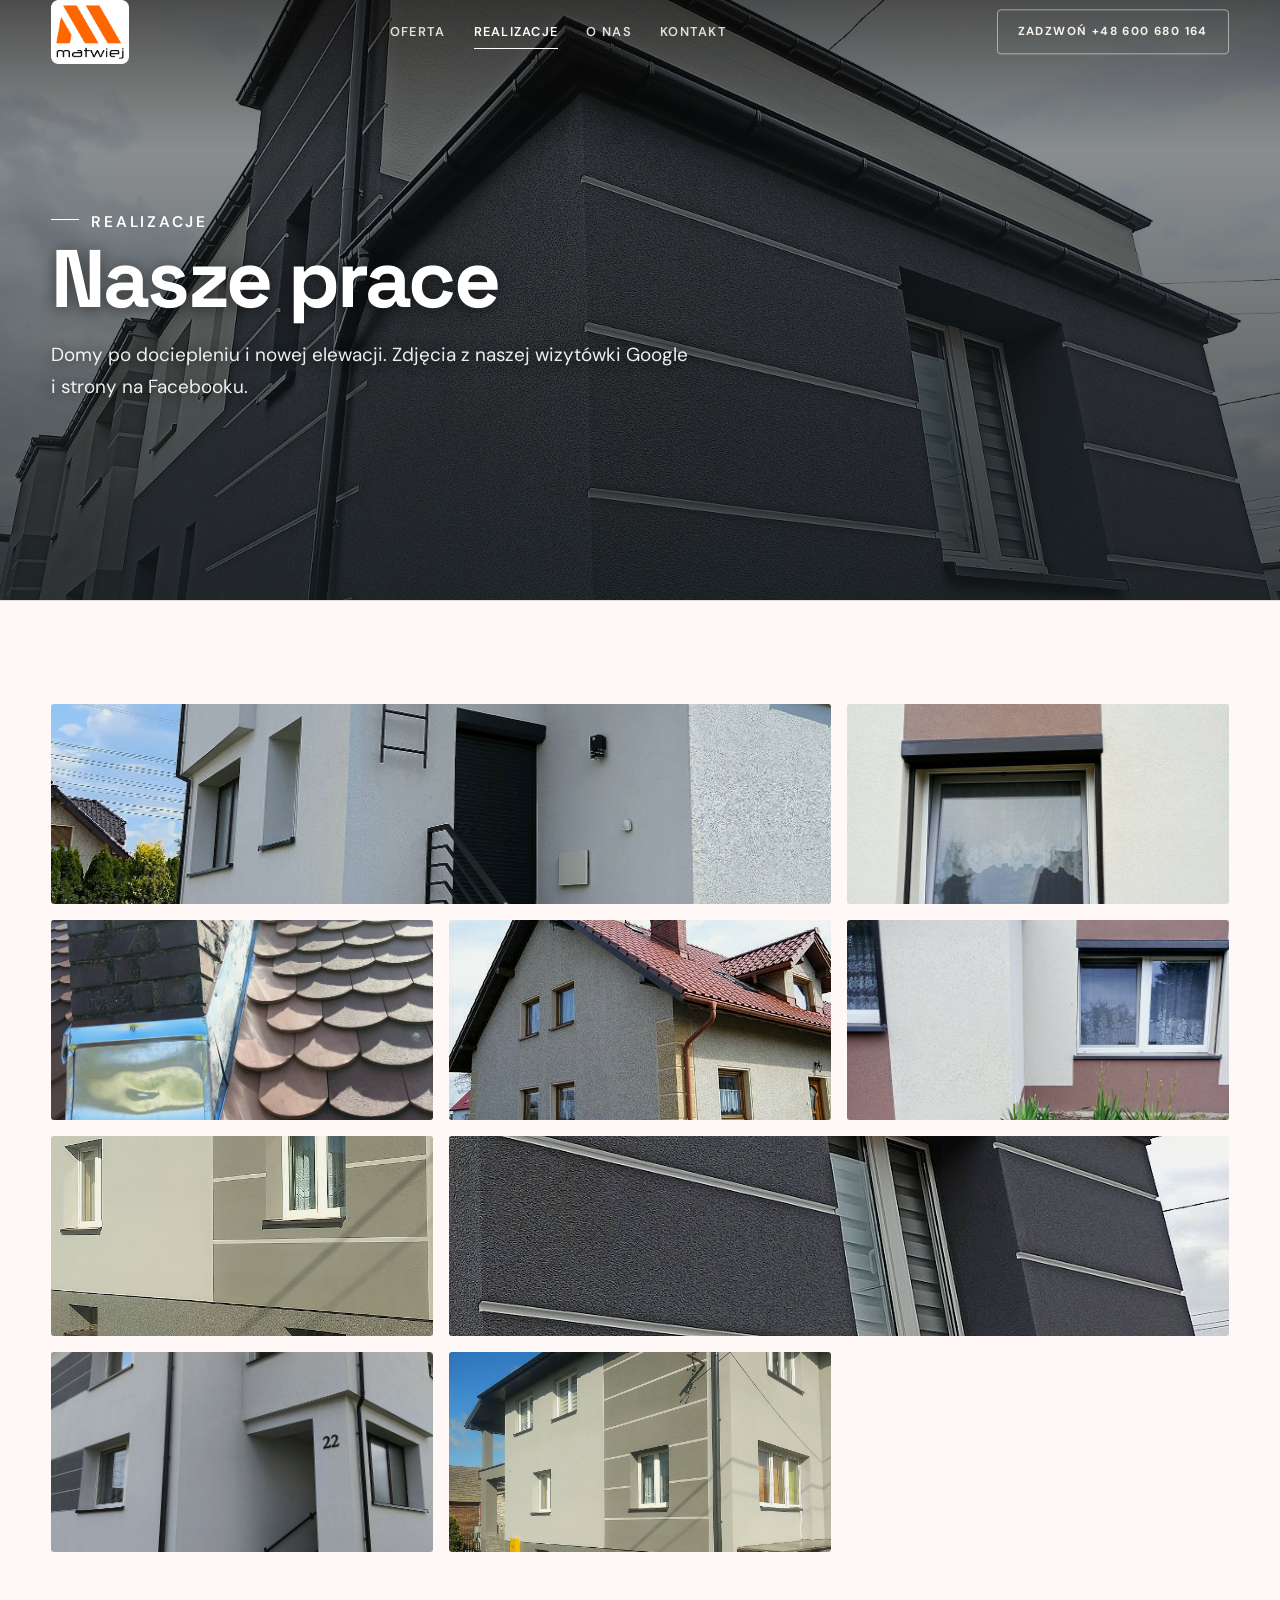
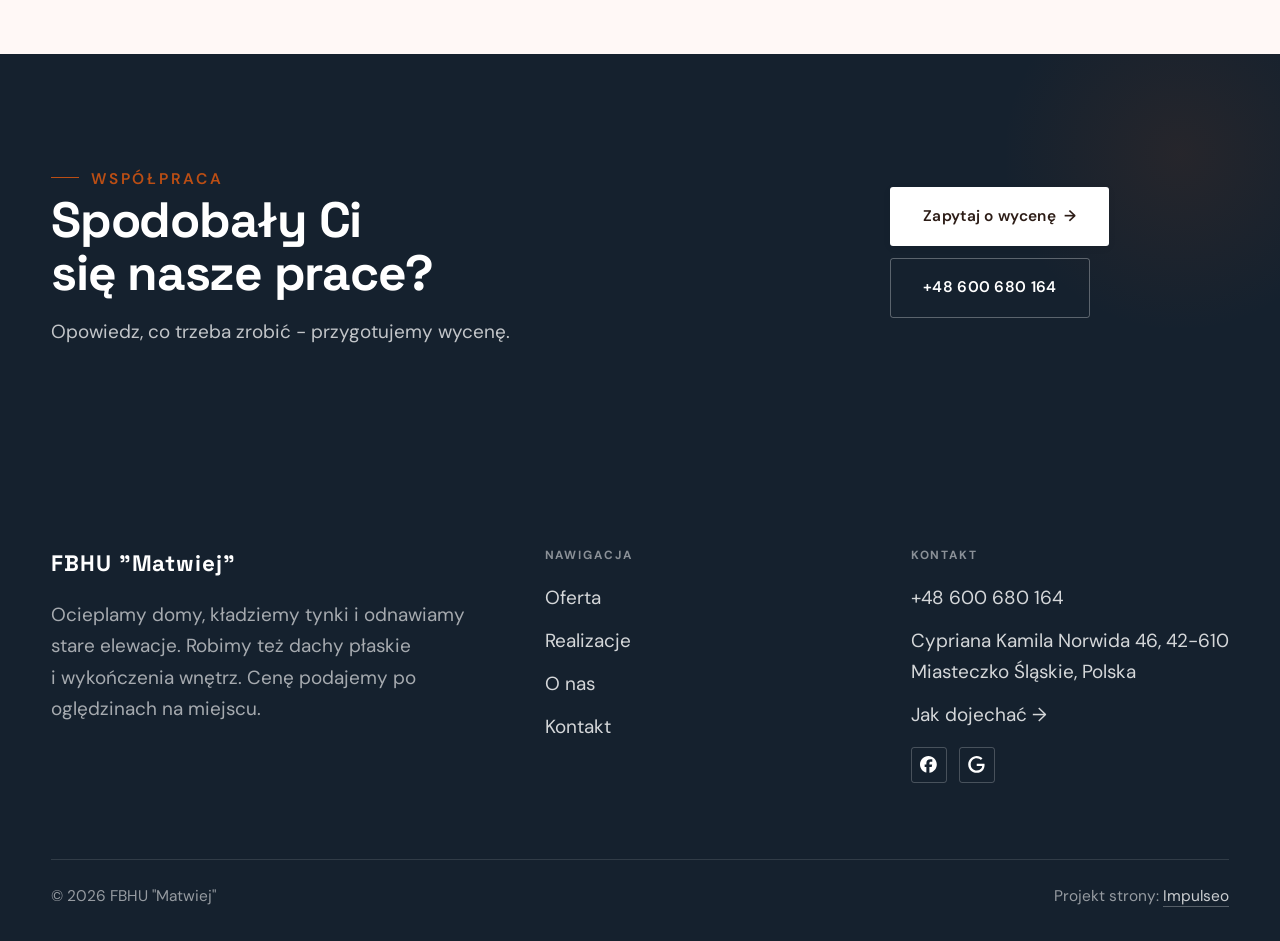
<file: realizacje.html>
<!DOCTYPE html>
<html lang="pl">
<head>
<meta charset="UTF-8">
<meta name="viewport" content="width=device-width, initial-scale=1.0">
<title>Realizacje - FBHU &quot;Matwiej&quot;</title>
<meta name="description" content="Realizacje FBHU &quot;Matwiej&quot;: Biała elewacja z szarym cokołem, Dwa kolory tynku przy oknie, Obróbka blacharska przy kominie, Dom po nowej elewacji, Jasna ściana i ciemny cokół">
<link rel="canonical" href="https://kris20032.github.io/fbhu-matwiej/realizacje.html">
<meta name="robots" content="noindex, nofollow">
<meta property="og:type" content="website">
<meta property="og:locale" content="pl_PL">
<meta property="og:site_name" content="FBHU &quot;Matwiej&quot;">
<meta property="og:title" content="Realizacje - FBHU &quot;Matwiej&quot;">
<meta property="og:description" content="Realizacje FBHU &quot;Matwiej&quot;: Biała elewacja z szarym cokołem, Dwa kolory tynku przy oknie, Obróbka blacharska przy kominie, Dom po nowej elewacji, Jasna ściana i ciemny cokół">
<meta property="og:url" content="https://kris20032.github.io/fbhu-matwiej/realizacje.html">
<meta property="og:image" content="https://kris20032.github.io/fbhu-matwiej/img/og.jpg">
<meta property="og:image:width" content="1200">
<meta property="og:image:height" content="630">
<meta name="twitter:card" content="summary_large_image">
<link rel="preconnect" href="https://fonts.googleapis.com">
<link rel="preconnect" href="https://fonts.gstatic.com" crossorigin>
<link href="https://fonts.googleapis.com/css2?family=Space+Grotesk:wght@500;600;700&family=DM+Sans:opsz,wght@9..40,400;9..40,500;9..40,600&display=swap" rel="stylesheet">
<link rel="stylesheet" href="assets/styles.css?v=6475c303">
</head>
<body>

<header class="nav">
  <div class="wrap nav-inner">
    <a class="brand brand-has-logo" href="index.html"><img class="brand-logo" src="img/logo.png" alt="FBHU &quot;Matwiej&quot;" width="885" height="729" decoding="async"></a>
    <nav class="nav-links">
      <a href="oferta.html">Oferta</a>
      <a href="realizacje.html" class="active" aria-current="page">Realizacje</a>
      <a href="o-nas.html">O nas</a>
      <a href="kontakt.html">Kontakt</a>
      <a href="tel:+48600680164" class="btn btn-accent">Zadzwoń +48 600 680 164</a>
    </nav>
    <button class="nav-toggle" aria-label="Menu"><span></span><span></span><span></span></button>
  </div>
</header>

<main>
<section class="pagehead">
  <img src="img/g9.jpg" alt="FBHU &quot;Matwiej&quot; - Nasze prace" width="1600" height="1060" decoding="async">
  <div class="wrap">
    <span class="eyebrow">Realizacje</span>
    <h1>Nasze prace</h1>
    <p>Domy po dociepleniu i nowej elewacji. Zdjęcia z naszej wizytówki Google i strony na Facebooku.</p>
  </div>
</section>
<section>
  <div class="wrap">
    <div class="gallery">
      <div class="tile t-two3 reveal"><img src="img/g1.jpg" alt="FBHU &quot;Matwiej&quot;" loading="lazy" width="1600" height="2131" decoding="async"></div>
      <div class="tile t-third reveal"><img src="img/g2.jpg" alt="FBHU &quot;Matwiej&quot;" loading="lazy" width="1548" height="2072" decoding="async"></div>
      <div class="tile t-third reveal"><img src="img/g3.jpg" alt="FBHU &quot;Matwiej&quot;" loading="lazy" width="1600" height="2131" decoding="async"></div>
      <div class="tile t-third reveal"><img src="img/g4.jpg" alt="FBHU &quot;Matwiej&quot;" loading="lazy" width="639" height="461" decoding="async"></div>
      <div class="tile t-third reveal"><img src="img/g5.jpg" alt="FBHU &quot;Matwiej&quot;" loading="lazy" width="1600" height="1317" decoding="async"></div>
      <div class="tile t-third reveal"><img src="img/g6.jpg" alt="FBHU &quot;Matwiej&quot;" loading="lazy" width="650" height="530" decoding="async"></div>
      <div class="tile t-two3 reveal"><img src="img/g7.jpg" alt="FBHU &quot;Matwiej&quot;" loading="lazy" width="900" height="780" decoding="async"></div>
      <div class="tile t-third reveal"><img src="img/g8.jpg" alt="FBHU &quot;Matwiej&quot;" loading="lazy" width="1600" height="2131" decoding="async"></div>
      <div class="tile t-third reveal"><img src="img/about.jpg" alt="FBHU &quot;Matwiej&quot;" loading="lazy" width="1600" height="800" decoding="async"></div>
    </div>
  </div>
</section>
<section class="cta">
  <div class="wrap">
    <div class="reveal">
      <span class="eyebrow">Współpraca</span>
      <h2>Spodobały Ci się nasze prace?</h2>
      <p>Opowiedz, co trzeba zrobić - przygotujemy wycenę.</p>
    </div>
    <div class="cta-actions reveal">
      <a href="kontakt.html" class="btn btn-light">Zapytaj o wycenę <span class="arr">→</span></a>
      <a href="tel:+48600680164" class="btn btn-ghost btn-ghost-cta">+48 600 680 164</a>
    </div>
  </div>
</section>
</main>

<footer>
  <div class="wrap">
    <div class="foot-grid">
      <div class="foot-brand">
        <div class="name">FBHU "Matwiej"</div>
        <p>Ocieplamy domy, kładziemy tynki i odnawiamy stare elewacje. Robimy też dachy płaskie i wykończenia wnętrz. Cenę podajemy po oględzinach na miejscu.</p>
      </div>
      <div class="foot-col">
        <h4>Nawigacja</h4>
        <a href="oferta.html">Oferta</a>
        <a href="realizacje.html">Realizacje</a>
        <a href="o-nas.html">O nas</a>
        <a href="kontakt.html">Kontakt</a>
      </div>
      <div class="foot-col">
        <h4>Kontakt</h4>
        <a href="tel:+48600680164">+48 600 680 164</a>
        <p>Cypriana Kamila Norwida 46, 42-610 Miasteczko Śląskie, Polska</p>
        <a href="https://maps.google.com/?cid=16634382107132874145&g_mp=Cidnb29nbGUubWFwcy5wbGFjZXMudjEuUGxhY2VzLlNlYXJjaFRleHQQAhgEIAA" target="_blank" rel="noopener">Jak dojechać →</a>
      <div class="foot-soc">
        <a class="soc" href="https://www.facebook.com/p/FBHU-Matwiej-100047160795370/" target="_blank" rel="noopener" aria-label="Facebook - FBHU &quot;Matwiej&quot;"><svg viewBox="0 0 24 24" aria-hidden="true" focusable="false"><path d="M9.101 23.691v-7.98H6.627v-3.667h2.474v-1.58c0-4.085 1.848-5.978 5.858-5.978.401 0 .955.042 1.468.103a8.68 8.68 0 0 1 1.141.195v3.325a8.623 8.623 0 0 0-.653-.036 26.805 26.805 0 0 0-.733-.009c-.707 0-1.259.096-1.675.309a1.686 1.686 0 0 0-.679.622c-.258.42-.374.995-.374 1.752v1.297h3.919l-.386 2.103-.287 1.564h-3.246v8.245C19.396 23.238 24 18.179 24 12.044c0-6.627-5.373-12-12-12s-12 5.373-12 12c0 5.628 3.874 10.35 9.101 11.647Z" fill="currentColor"/></svg></a>
        <a class="soc" href="https://maps.google.com/?cid=16634382107132874145&g_mp=Cidnb29nbGUubWFwcy5wbGFjZXMudjEuUGxhY2VzLlNlYXJjaFRleHQQAhgEIAA" target="_blank" rel="noopener" aria-label="Google - FBHU &quot;Matwiej&quot;"><svg viewBox="0 0 24 24" aria-hidden="true" focusable="false"><path d="M12.48 10.92v3.28h7.84c-.24 1.84-.853 3.187-1.787 4.133-1.147 1.147-2.933 2.4-6.053 2.4-4.827 0-8.6-3.893-8.6-8.72s3.773-8.72 8.6-8.72c2.6 0 4.507 1.027 5.907 2.347l2.307-2.307C18.747 1.44 16.133 0 12.48 0 5.867 0 .307 5.387.307 12s5.56 12 12.173 12c3.573 0 6.267-1.173 8.373-3.36 2.16-2.16 2.84-5.213 2.84-7.667 0-.76-.053-1.467-.173-2.053H12.48z" fill="currentColor"/></svg></a>
      </div>
      </div>
    </div>
    <div class="foot-bot">
      <span>© 2026 FBHU "Matwiej"</span>
      <span>Projekt strony: <a class="foot-credit" href="https://impulseo.pl" target="_blank" rel="noopener">Impulseo</a></span>
    </div>
  </div>
</footer>
<div class="sticky-call"><a class="sc-call" href="tel:+48600680164"><svg class="ico-tel" width="16" height="16" viewBox="0 0 24 24" fill="none" aria-hidden="true"><path d="M6.6 10.8a15.5 15.5 0 0 0 6.6 6.6l2.2-2.2a1 1 0 0 1 1-.24 11.4 11.4 0 0 0 3.6.58 1 1 0 0 1 1 1V20a1 1 0 0 1-1 1A17 17 0 0 1 3 4a1 1 0 0 1 1-1h3.5a1 1 0 0 1 1 1c0 1.25.2 2.46.58 3.6a1 1 0 0 1-.25 1l-2.23 2.2Z" fill="currentColor"/></svg> Zadzwoń</a><a class="sc-quote" href="kontakt.html">Zadzwoń teraz</a></div>
<div class="demo-wazne" data-do="2026-10-08" data-cykl="3" hidden><svg class="dw-ico" width="13" height="13" viewBox="0 0 24 24" fill="none" aria-hidden="true"><circle cx="12" cy="12" r="8.6" stroke="currentColor" stroke-width="1.8"/><path d="M12 7.2V12l3.3 2" stroke="currentColor" stroke-width="1.8" stroke-linecap="round"/></svg><span class="dw-txt"></span></div>

<script src="assets/main.js"></script>
</body>
</html>
</file>
<file: assets/styles.css>
/* ============================================================
   STOLBASZ — premium, architektoniczny B2B fit-out
   Jasna paleta, zero brązu. System wg premium-web-craft.
   Projekt strony: Impulseo (impulseo.pl)
   ============================================================ */

:root{
  /* PALETA — jasna, architektoniczna, chłodna */
  --paper:#F4F6F8;          /* główne tło */
  --paper-2:#E7EBEF;        /* sekcje alternatywne (chłodny jasny szary) */
  --paper-3:#E7EBEF;        /* delikatne wypełnienia */
  --ink:#15212E;            /* tekst główny — chłodny grafit */
  --ink-soft:#243443;       /* nagłówki drugorzędne */
  --muted:#6B7785;          /* tekst poboczny */
  --line:rgba(21,33,46,.12);/* hairline */
  --accent:#E8A317;         /* stonowany petrol-slate — jedyny akcent */
  --accent-d:#C9870C;
  --accent-soft:rgba(232,163,23,.10);
  --dark:#15212E;           /* sekcje ciemne (stopka/CTA) */

  /* HOVER ZDJĘĆ — JEDEN standard dla całego silnika (decyzja K. 04.08.2026, artefakt z wariantami).
     AKTUALNE (K.+Szymon 09.08.2026, wybór z artefaktu 6 wariantów): zoom 1.05 przy 1.4s -
     przy tak długim czasie mocniejszy kadr NIE skacze, tylko „oddycha". Poprzedni standard
     (1.02 / .55s z 04.08) odbierany jako dynamiczny i szybki.
     Spoczynek lekko przygaszony, ale TYLKO tam, gdzie jest mysz (@media hover:hover) —
     na telefonie zdjęcia zostają w pełnej jasności. */
  --img-zoom:1.05;                   /* K.+Szymon 09.08: wariant F z artefaktu porównawczego */
  --img-rest:brightness(.95) saturate(.99);
  --img-hot:brightness(1.06) saturate(1.05);
  --img-dur:1.4s;                    /* K.+Szymon 09.08 (wariant F): powoli = elegancko */
  --img-ease:cubic-bezier(.16,.84,.44,1);  /* miękki ogon, efekt „oddychania" */

  /* ODSTĘPY — skala 4/8 */
  --space-1:4px; --space-2:8px; --space-3:12px; --space-4:16px; --space-5:24px;
  --space-6:32px; --space-7:48px; --space-8:64px; --space-9:96px; --space-10:128px;

  /* TYPOGRAFIA — fluid clamp() (skala podbita 16.07.2026: większe, czytelniejsze litery — uwaga Adama) */
  --text-sm:clamp(.9rem,.87rem + .12vw,1rem);
  --text-base:clamp(1.08rem,1.04rem + .18vw,1.2rem);
  --text-lg:clamp(1.24rem,1.15rem + .34vw,1.44rem);
  --text-h3:clamp(1.34rem,1.22rem + .55vw,1.66rem);
  --text-h2:clamp(2.1rem,1.66rem + 2.1vw,3.1rem);
  --text-h1:clamp(2.9rem,2.1rem + 4vw,5.1rem);

  /* PROMIENIE — architektoniczne, raczej ostre */
  --r-sm:3px; --r-md:6px; --r-lg:10px;

  /* RUCH */
  --ease:cubic-bezier(.25,.46,.45,.94); --dur:.24s;

  /* CIENIE — miękkie, warstwowe */
  --sh-sm:0 1px 2px rgba(16,24,32,.04), 0 2px 8px rgba(16,24,32,.05);
  --sh-md:0 2px 6px rgba(16,24,32,.05), 0 12px 28px -8px rgba(16,24,32,.12);
  --sh-lg:0 6px 14px rgba(16,24,32,.07), 0 26px 56px -18px rgba(16,24,32,.22);

  --hairline:1px solid var(--line);

  --font-display:'Space Grotesk','Inter',sans-serif;
  --font-body:'DM Sans','Inter',sans-serif;
}

*{box-sizing:border-box;margin:0;padding:0}
html{scroll-behavior:smooth}
body{
  font-family:var(--font-body);
  font-size:var(--text-base);
  line-height:1.65;
  color:var(--ink);
  background:var(--paper);
  -webkit-font-smoothing:antialiased;
  text-rendering:optimizeLegibility;
}
img{max-width:100%;height:auto;display:block}  /* height:auto = width/height z atrybutów trzyma proporcje (TOP#12) */
a{color:inherit;text-decoration:none}

.wrap{width:min(92%,1180px);margin-inline:auto}
section{padding-block:clamp(52px,6.5vw,96px)}

h1,h2,h3{font-family:var(--font-display);font-weight:700;line-height:1.08;letter-spacing:-.02em;color:var(--ink)}
h1{font-size:var(--text-h1);letter-spacing:-.035em}
h2{font-size:var(--text-h2);letter-spacing:-.025em}
h3{font-size:var(--text-h3)}
/* MIARA — długość wiersza. WCAG 2.2 SC 1.4.8: max 80 znaków; Butterick: 45–90.
   68ch daje realnie 72–78 znaków polskiego tekstu, czyli z zapasem pod granicą.
   Wcześniej limit miał TYLKO <p> — <li>, <blockquote> i <dd> nie miały żadnego,
   i to jedyny powód, dla którego 23 bloki na dwóch oddanych stronach jadą po
   83–106 znaków w wierszu (pomiar 07.08.2026, bramka `miara`).
   ⚠️ Listy i definicje ograniczamy TYLKO bez klasy: `ul`/`ol` z klasą to u nas
   układ (siatki kafli, menu), a nie tekst ciągły — tam miarę wyznacza układ. */
/* 60ch, nie 68ch (K. 10.08): po zmianie fontów na węższe kroje (DM Sans i spółka)
   w 68ch mieściło się ~90 znaków - bramka pikselowa słusznie zgłaszała przekroczenie
   granicy 80. Pomiar na żywej przeglądarce: 60ch = 90 znaków, 53ch = ~78 znaków, czyli normę WCAG 1.4.8. */
:root{ --miara:53ch }
p{max-width:min(100%,var(--miara))}
blockquote,
ul:not([class])>li, ol:not([class])>li,
dl:not([class])>dd{max-width:min(100%,var(--miara))}

/* ⚠️ Świadomie BEZ wyjątku `.tile p,.card p,.svc p{max-width:none}`, choć nasuwa się sam:
   te akapity BYŁY już ograniczone (stare `p{max-width:65ch}`), więc „wyjątek" nie odblokowałby
   niczego nowego — tylko ROZLUŹNIŁ stan sprzed zmiany na wszystkich demach naraz.
   `figcaption` żadna z reguł wyżej nie dotyczy, więc też nie potrzebuje zwolnienia. */

/* ŁAMANIE. `balance` wyrównuje długości wierszy w nagłówku, `pretty` pilnuje ostatniego
   wiersza akapitu, żeby nie został w nim jeden wyraz. Obsługiwane od Chrome 117 /
   Safari 17.5; starsze przeglądarki po prostu ignorują tę własność.
   `text-wrap:pretty` nie występowało dotąd ANI RAZ w silniku ani w repo klientów. */
h1,h2,h3,.lead,.lede{text-wrap:balance}
p,li,blockquote,dd{text-wrap:pretty}

.eyebrow{
  font-family:var(--font-body);
  font-size:var(--text-sm);
  font-weight:600;
  letter-spacing:.18em;
  text-transform:uppercase;
  color:var(--accent);
  display:inline-flex;align-items:center;gap:var(--space-3);
}
/* flex:none + margin-top = kreska trzyma się PIERWSZEJ linii. Wcześniej align-items:center
   centrowało ją względem całego bloku i przy zawinięciu (długi kicker typu
   „…WNĘTRZ · LESZNO · OD 2019") druga linia lądowała z brzydkim wcięciem. */
.eyebrow{align-items:flex-start}
.eyebrow>*,.eyebrow{text-wrap:balance}   /* dlugi kicker lamal sie na sierote typu samo „2019" w drugiej linii */
.eyebrow::before{content:"";width:28px;height:1px;background:var(--accent);display:inline-block;flex:none;margin-top:.62em}

.muted{color:var(--muted)}
.lead{font-size:var(--text-lg);line-height:1.55;color:var(--ink-soft);max-width:50ch}

/* ---------- BUTTONS ---------- */
.btn{
  display:inline-flex;align-items:center;gap:var(--space-2);
  font-weight:600;font-size:var(--text-sm);letter-spacing:.02em;
  padding:var(--space-4) var(--space-6);
  border-radius:var(--r-sm);
  transition:transform var(--dur) var(--ease),box-shadow var(--dur) var(--ease),background var(--dur) var(--ease);
  cursor:pointer;border:1px solid transparent;
}
.btn-accent{background:var(--accent);color:#fff;box-shadow:var(--sh-sm)}
.btn-accent:hover{background:var(--accent-d);transform:translateY(-2px);box-shadow:var(--sh-md)}
.btn-accent:active{transform:translateY(0);box-shadow:var(--sh-sm)}
.btn-ghost{background:transparent;color:var(--ink);border-color:var(--line)}
.btn-ghost:hover{border-color:var(--accent);color:var(--accent);transform:translateY(-2px)}
.btn-light{background:#fff;color:var(--ink);box-shadow:var(--sh-sm)}
.btn-light:hover{transform:translateY(-2px);box-shadow:var(--sh-md)}
.btn .arr{transition:transform var(--dur) var(--ease)}
.btn:hover .arr{transform:translateX(4px)}

/* ---------- NAV ---------- */
.nav{
  position:sticky;top:0;z-index:50;
  background:color-mix(in srgb,var(--paper) 88%,transparent);
  backdrop-filter:saturate(140%) blur(10px);
  border-bottom:var(--hairline);
}
.nav-inner{display:flex;align-items:center;justify-content:space-between;gap:var(--space-5);height:72px}
/* ANTY-NACHODZENIE (K. 05.08.2026): długa nazwa firmy + przycisk z pełnym numerem nie mieściły się w pasku
   i flex ściskał linki PONIŻEJ ich treści - "Kontakt" wchodził na ramkę "Zadzwoń +48 ...". Teraz ustępuje
   nazwa marki (skrót wielokropkiem), a menu i przycisk nigdy się nie kurczą ani nie zachodzą na siebie. */
.brand{display:flex;flex-direction:column;line-height:1;min-width:0;flex:0 1 auto}
.brand .name{font-family:var(--font-display);font-weight:800;font-size:1.35rem;letter-spacing:.04em;white-space:nowrap;overflow:hidden;text-overflow:ellipsis}
.brand .sub{font-size:.62rem;letter-spacing:.34em;text-transform:uppercase;color:var(--muted);margin-top:5px;white-space:nowrap;overflow:hidden;text-overflow:ellipsis}
.nav-links{display:flex;align-items:center;gap:var(--space-6);flex:0 0 auto}
.nav-links a{font-size:var(--text-sm);font-weight:500;color:var(--ink-soft);position:relative;padding-block:4px;white-space:nowrap;transition:color var(--dur) var(--ease)}
.nav-links a::after{content:"";position:absolute;left:0;bottom:0;width:0;height:1.5px;background:var(--accent);transition:width var(--dur) var(--ease)}
.nav-links a:hover,.nav-links a.active{color:var(--ink)}
.nav-links a:hover::after,.nav-links a.active::after{width:100%}
.nav-links .btn{padding:var(--space-2) var(--space-5)}
/* przyciski w nav: właściwy kolor (przebij .nav-links a) + bez podkreślenia */
.nav-links a.btn-accent{color:#fff}
.nav-links a.btn-ghost,.nav-links a.btn-light{color:var(--ink)}
/* CTA w pasku: NIE podkreślenie spod linków menu, ale ten sam przelatujący błysk,
   co na wszystkich innych przyciskach (zgłoszenie K. 13.08.2026 - „na hero jest efekt
   światła przechodzącego przez przycisk, na navbarze go nie ma, a mają być identyczne").
   Reguła `.nav-links a::after` jest silniejsza od `.btn::after`, więc trzeba jej
   geometrię wyzerować i wpisać połysk z nazwy - samo `display:none` gasiło efekt. */
.nav-links a.btn::after{
  display:block;content:"";position:absolute;inset:0;z-index:-1;pointer-events:none;
  width:auto;height:auto;border-radius:inherit;   /* kasuje geometrię podkreślenia (width:0;height:1.5px) */
  background:linear-gradient(100deg,transparent 32%,rgba(255,255,255,.20) 50%,transparent 68%);
  translate:-120% 0}
@media (prefers-reduced-motion:no-preference){
  .nav-links a.btn:hover::after{translate:120% 0;transition:translate .75s var(--mt-ease,cubic-bezier(.16,.84,.44,1))}
}
.nav-toggle{display:none;background:none;border:none;cursor:pointer;flex-direction:column;gap:5px;padding:8px}
.nav-toggle span{width:24px;height:2px;background:var(--ink);transition:var(--dur)}
/* Ciasny zakres MIĘDZY menu mobilnym a pełnym pulpitem: zbijamy odstępy i nazwę marki,
   żeby wszystko zmieściło się naturalnie, zanim w ogóle dojdzie do skracania wielokropkiem. */
@media(max-width:1280px) and (min-width:921px){
  .nav-links{gap:var(--space-4)}
  .nav-links .btn{padding:var(--space-2) var(--space-4)}
  .brand .name{font-size:1.15rem}
}

/* ---------- HERO (split) ---------- */
.hero{position:relative;overflow:hidden;border-bottom:var(--hairline)}
.hero-grid{display:grid;grid-template-columns:1.05fr .95fr;gap:clamp(24px,4vw,60px);align-items:center;
  padding-block:clamp(36px,4.5vw,64px)}
.hero-copy .eyebrow{margin-bottom:var(--space-5)}
.hero-copy h1{margin-bottom:var(--space-5)}
.hero-copy .lead{margin-bottom:var(--space-7)}
.hero-actions{display:flex;flex-wrap:wrap;gap:var(--space-4)}
.hero-art{position:relative;aspect-ratio:4/3;border-radius:var(--r-lg);overflow:hidden;box-shadow:var(--sh-lg)}
.hero-art img{width:100%;height:100%;object-fit:cover}
.hero-art::after{content:"";position:absolute;inset:0;background:linear-gradient(180deg,transparent 55%,rgba(18,24,28,.28))}
.hero-badge{position:absolute;left:var(--space-5);bottom:var(--space-5);z-index:2;
  background:rgba(252,252,251,.94);backdrop-filter:blur(4px);
  border-radius:var(--r-md);padding:var(--space-4) var(--space-5);box-shadow:var(--sh-md);max-width:78%}
.hero-badge strong{display:block;font-family:var(--font-display);font-size:1rem;letter-spacing:-.01em}
.hero-badge span{font-size:var(--text-sm);color:var(--muted)}

/* ---------- HERO duży / kinowy (strona główna) ---------- */
.hero-cine{position:relative;min-height:clamp(560px,82vh,840px);min-height:clamp(560px,82svh,840px);display:flex;align-items:center;overflow:hidden;border-bottom:var(--hairline)}
.hero-cine>img{position:absolute;inset:0;width:100%;height:100%;object-fit:cover;z-index:0}
.hero-cine::after{content:"";position:absolute;inset:0;z-index:1;
  background:linear-gradient(95deg,rgba(13,18,23,.86) 0%,rgba(13,18,23,.64) 32%,rgba(13,18,23,.24) 62%,rgba(13,18,23,.04) 100%)}
.hero-cine .wrap{position:relative;z-index:2;padding-block:var(--space-8)}
.hero-cine .hero-copy{max-width:660px}
.hero-cine .eyebrow{color:#fff;margin-bottom:var(--space-5)}
.hero-cine .eyebrow::before{background:#fff}
.hero-cine h1{color:#fff;margin-bottom:var(--space-5);font-size:clamp(2.9rem,2rem + 4.4vw,5.2rem);text-wrap:balance}
.hero-cine .lead{color:rgba(255,255,255,.92);max-width:48ch;margin-bottom:var(--space-7)}
.hero-cine .hero-actions{display:flex;flex-wrap:wrap;gap:var(--space-4)}
/* NISKIE OKNO (laptop z dokiem i paskami przeglądarki ma ~700-780 px wysokości widoku):
   H1 do 5.2rem + długi lead nie mieściły się i przyciski wypadały POD krawędź ekranu -
   klient widział stronę bez ani jednego CTA. Skalujemy w dół, zamiast przycinać treść. */
@media(min-width:821px) and (max-height:820px){
  .hero-cine{min-height:clamp(520px,94svh,780px)}
  .hero-cine .wrap{padding-block:var(--space-6)}
  .hero-cine h1{font-size:clamp(2.2rem,1.5rem + 2.6vw,3.6rem);margin-bottom:var(--space-4)}
  .hero-cine .eyebrow{margin-bottom:var(--space-4)}
  .hero-cine .lead{margin-bottom:var(--space-5);max-width:44ch}
}
@media(max-width:680px){
  .hero-cine{min-height:clamp(520px,76vh,640px);min-height:clamp(520px,76svh,640px);align-items:flex-end}
  .hero-cine::after{background:linear-gradient(0deg,rgba(13,18,23,.9) 6%,rgba(13,18,23,.45) 55%,rgba(13,18,23,.25) 100%)}
  .hero-cine .wrap{padding-bottom:var(--space-9)}
  /* TELEFON (~90% oglądających): lead potrafił zająć 8 linii i zepchnąć CTA poza pierwszy ekran.
     Zwężamy interlinię i skalę - treści nie ucinamy, bo to ona sprzedaje. */
  .hero-cine .lead{font-size:.98rem;line-height:1.5;margin-bottom:var(--space-5)}
  .hero-cine .eyebrow{font-size:.72rem;letter-spacing:.13em;margin-bottom:var(--space-4)}
  .hero-cine .eyebrow::before{width:20px}
  .hero-cine h1{margin-bottom:var(--space-4)}
}

/* full-bleed hero variant (podstrony) */
.pagehead{position:relative;min-height:46vh;min-height:46svh;display:flex;align-items:flex-end;overflow:hidden;border-bottom:var(--hairline)}
.pagehead img{position:absolute;inset:0;width:100%;height:100%;object-fit:cover}
/* 10.08.2026 (decyzja K.): mocniejsze przyciemnienie + cień pod tekstem. Bramka mierzyła na
   nagłówkach podstron 3,38-3,43:1 przy wymaganych 4,5 — jasne zdjęcie (hala, śnieg, niebo)
   podchodziło pod biały tekst. Zdjęcia klientów są różne, więc kontrast musi dawać WARSTWA,
   a nie szczęśliwy dobór kadru. */
.pagehead::after{content:"";position:absolute;inset:0;background:linear-gradient(180deg,rgba(18,24,28,.40),rgba(18,24,28,.76))}
.pagehead .wrap{position:relative;z-index:2;padding-block:var(--space-9);color:#fff}
.pagehead h1{color:#fff;max-width:18ch;text-shadow:0 2px 16px rgba(0,0,0,.55)}
.pagehead .eyebrow{color:#fff}
.pagehead .eyebrow::before{background:#fff}
.pagehead p{color:rgba(255,255,255,.92);margin-top:var(--space-4);max-width:54ch;text-shadow:0 1px 12px rgba(0,0,0,.5)}

/* ---------- STRIP (pasek skrótów / liczby) ---------- */
.strip{background:var(--dark);color:#fff}
/* PASEK HASEŁ — standard 04.08.2026 (decyzja K.): 5 haseł w JEDNYM rzędzie, tekst WYŚRODKOWANY,
   węższe marginesy boczne niż reszta strony (pasek ma iść szerzej), równe wysokości kolumn. */
.strip .wrap{width:min(96%,1440px);display:grid;grid-template-columns:repeat(5,1fr);
  gap:var(--space-5);padding-block:var(--space-7);align-items:stretch}
.strip .item .k{font-family:var(--font-display);font-size:clamp(1.05rem,.82rem + .85vw,1.55rem);
  font-weight:800;letter-spacing:-.02em;color:#fff;line-height:1.18;text-wrap:balance}
.strip .item .v{font-size:var(--text-sm);color:rgba(255,255,255,.66);margin-top:var(--space-2);line-height:1.4}
.strip .item{border-left:2px solid var(--accent);padding-inline:var(--space-4);
  text-align:center;display:flex;flex-direction:column;justify-content:center}
/* liczba kolumn = liczba haseł, żeby ostatnie nie zostawało samo w drugim rzędzie.
   Klasę n-N nadaje multipage.py; domyślnie (bez klasy) pasek jest 5-kolumnowy. */
.strip.n-2 .wrap{grid-template-columns:repeat(2,1fr)}
.strip.n-3 .wrap{grid-template-columns:repeat(3,1fr)}
.strip.n-4 .wrap{grid-template-columns:repeat(4,1fr);gap:var(--space-6)}
.strip.n-4 .item .k{font-size:clamp(1.3rem,1rem + 1.1vw,2rem)}
.strip.n-6 .wrap{grid-template-columns:repeat(6,1fr);gap:var(--space-4)}
.strip.n-6 .item .k{font-size:clamp(.98rem,.8rem + .7vw,1.35rem)}
/* równe łamanie: zamiast "długa linia + jedno słowo" obie linie zbliżonej długości */
.strip .item .k{text-wrap:balance}

/* ---------- SECTION HEAD ---------- */
.head{max-width:48rem;margin-bottom:var(--space-8)}
.head.center{margin-inline:auto;text-align:center}
.head .eyebrow{margin-bottom:var(--space-4)}
.head h2{margin-bottom:var(--space-4)}
.head p{color:var(--muted);font-size:var(--text-lg);line-height:1.55}
.head.center p{margin-inline:auto}

/* ---------- INTRO SPLIT ---------- */
.split{display:grid;grid-template-columns:.92fr 1.08fr;gap:clamp(28px,5vw,80px);align-items:center}
.split.rev{grid-template-columns:1.08fr .92fr}
.split.rev .split-art{order:-1}
.split-art{position:relative;aspect-ratio:5/4;border-radius:var(--r-lg);overflow:hidden;box-shadow:var(--sh-lg)}
.split-art img{width:100%;height:100%;object-fit:cover}
.split-copy h2{margin-bottom:var(--space-5)}
.split-copy p+p{margin-top:var(--space-4)}
.split-copy .btn{margin-top:var(--space-6)}

/* ---------- SERVICES (zakres) ---------- */
.svc-grid{display:grid;grid-template-columns:repeat(auto-fit,minmax(280px,1fr));gap:var(--space-5)}
.svc{background:#fff;border:var(--hairline);border-radius:var(--r-md);padding:var(--space-7) var(--space-6);
  transition:transform var(--dur) var(--ease),box-shadow var(--dur) var(--ease),border-color var(--dur) var(--ease);
  position:relative;overflow:hidden}
.svc::before{content:"";position:absolute;left:0;top:0;width:3px;height:0;background:var(--accent);transition:height var(--dur) var(--ease)}
.svc:hover{transform:translateY(-4px);box-shadow:var(--sh-md);border-color:transparent}
.svc:hover::before{height:100%}
.svc .ic{font-family:var(--font-display);font-size:.8rem;font-weight:700;letter-spacing:.12em;color:var(--accent);margin-bottom:var(--space-4)}
.svc h3{margin-bottom:var(--space-3);font-size:1.22rem}
.svc p{color:var(--muted);font-size:var(--text-base);line-height:1.6}

/* big detailed service rows */
.svc-row{display:grid;grid-template-columns:.8fr 1.2fr;gap:clamp(20px,4vw,60px);align-items:center;padding-block:var(--space-8)}
.svc-row+.svc-row{border-top:var(--hairline)}
.svc-row.rev{grid-template-columns:1.2fr .8fr}
/* Naprzemienny układ wierszy oferty: co drugi wiersz ma zdjęcie po PRAWEJ.
   Było `order:-1` — martwy kod, bo zdjęcie i tak jest pierwszym dzieckiem w HTML,
   więc wszystkie wiersze wyglądały identycznie (zdjęcie zawsze z lewej), a `rev`
   zmieniało tylko szerokość kolumn. Znalezione 29.07.2026 przy różnicowaniu kierunków
   animacji (pomiar pozycji: art.mid 390/502 przy row.mid 756 — zawsze lewa strona). */
.svc-row.rev .svc-row-art{order:2}
.svc-row-art{aspect-ratio:4/3;border-radius:var(--r-md);overflow:hidden;box-shadow:var(--sh-md)}
.svc-row-art img{width:100%;height:100%;object-fit:cover}
.svc-row h3{font-size:1.5rem;margin-bottom:var(--space-4)}
.svc-row .num{font-family:var(--font-display);font-size:.85rem;font-weight:700;letter-spacing:.14em;color:var(--accent);display:block;margin-bottom:var(--space-3)}
.svc-row ul{list-style:none;margin-top:var(--space-4);display:flex;flex-direction:column;gap:var(--space-2)}
.svc-row li{position:relative;padding-left:var(--space-5);color:var(--muted);font-size:var(--text-base)}
.svc-row li::before{content:"";position:absolute;left:0;top:.62em;width:8px;height:1px;background:var(--accent)}

/* ---------- GALLERY (realizacje) ---------- */
.gallery{display:grid;grid-template-columns:repeat(12,1fr);gap:var(--space-4);grid-auto-rows:200px}
/* GALERIA MASONRY — pionowe zdjęcia (portrety beauty/wellness) bez przycinania: kolumny, height auto */
.gallery-masonry{column-count:3;column-gap:var(--space-4)}
@media(max-width:900px){.gallery-masonry{column-count:2}}
@media(max-width:560px){.gallery-masonry{column-count:1}}
.gallery-masonry .m-tile{break-inside:avoid;margin:0 0 var(--space-4);padding:0;position:relative;overflow:hidden;border-radius:var(--r-md);border:1px solid var(--line)}
.gallery-masonry .m-tile img{width:100%;height:auto;display:block}
.gallery-masonry .m-tile .cap{position:absolute;left:0;right:0;bottom:0;padding:var(--space-4);color:#fff;background:linear-gradient(0deg,rgba(0,0,0,.55),transparent);font-size:var(--text-sm)}
.gallery-masonry .m-tile .cap small{display:block;font-weight:400;opacity:.78;letter-spacing:.04em;text-transform:uppercase;font-size:.66rem;margin-top:3px}
.tile{position:relative;overflow:hidden;border-radius:var(--r-md);box-shadow:var(--sh-sm);
  transition:transform var(--dur) var(--ease),box-shadow var(--dur) var(--ease)}
.tile img{width:100%;height:100%;object-fit:cover;
  transition:transform var(--img-dur) var(--img-ease),filter var(--img-dur) var(--img-ease)}
.tile:hover{box-shadow:var(--sh-md)}
.tile .cap{position:absolute;left:0;right:0;bottom:0;padding:var(--space-5) var(--space-4) var(--space-4);
  /* mocniejszy spad + cien pod tekstem: na JASNYCH zdjeciach klienta (biale fronty, sciany)
     slaby gradient dawal kontrast ~1.5:1 zamiast wymaganych 3.6:1 (bramka wygladu, 10.08.2026) */
  background:linear-gradient(transparent 10%,rgba(18,24,28,.55) 40%,rgba(18,24,28,.88) 68%,rgba(18,24,28,.99));color:#fff;
  text-shadow:0 1px 2px rgba(0,0,0,.85),0 2px 10px rgba(0,0,0,.55);
  font-size:var(--text-sm);font-weight:600;letter-spacing:.01em;
  opacity:0;transform:translateY(8px);transition:var(--dur) var(--ease)}
.tile:hover .cap{opacity:1;transform:translateY(0)}
.tile .cap small{display:block;font-weight:400;opacity:.78;letter-spacing:.04em;text-transform:uppercase;font-size:.66rem;margin-top:3px}
/* bento spans */
.t-wide{grid-column:span 6}
.t-tall{grid-column:span 6;grid-row:span 2}
.t-std{grid-column:span 6}
.t-third{grid-column:span 4}
.t-two3{grid-column:span 8}

/* ---------- TRUST / WIARYGODNOŚĆ ---------- */
.trust{background:var(--paper-2)}
.trust-grid{display:grid;grid-template-columns:repeat(auto-fit,minmax(240px,1fr));gap:var(--space-5);margin-top:var(--space-7)}
.trust-card{background:#fff;border-radius:var(--r-md);padding:var(--space-7) var(--space-6);box-shadow:var(--sh-sm);border-top:3px solid var(--accent)}
.trust-card .big{font-family:var(--font-display);font-size:clamp(1.8rem,1.3rem + 1.6vw,2.6rem);font-weight:800;letter-spacing:-.02em;color:var(--ink);line-height:1}
.trust-card h3{font-size:1.12rem;margin:var(--space-3) 0 var(--space-2)}
.trust-card p{color:var(--muted);font-size:var(--text-base);line-height:1.55}

/* ---------- CTA band ---------- */
.cta{background:var(--dark);color:#fff;position:relative;overflow:hidden}
/* telefon w CTA: na ciemnym tle biały (domyślnie), rodziny z JASNYM tłem CTA
   nadpisują to u siebie - wcześniej kolor siedział w stylu inline i wygrywał z rodziną. */
.cta .btn-ghost-cta{color:#fff;border-color:rgba(255,255,255,.3)}
.cta .wrap{display:grid;grid-template-columns:1.4fr .6fr;gap:var(--space-7);align-items:center;position:relative;z-index:2}
.cta h2{color:#fff;max-width:20ch}
.cta p{color:rgba(255,255,255,.74);margin-top:var(--space-4)}
.cta-actions{display:flex;flex-direction:column;gap:var(--space-3);align-items:flex-start}
.cta::before{content:"";position:absolute;right:-80px;top:-80px;width:360px;height:360px;border-radius:50%;
  background:radial-gradient(circle,var(--accent-soft),transparent 70%)}

/* ---------- CONTACT ---------- */
.contact-grid{display:grid;grid-template-columns:.85fr 1.15fr;gap:clamp(28px,4vw,56px);align-items:start}
.info-list{display:flex;flex-direction:column;gap:var(--space-2)}
.info-row{display:flex;gap:var(--space-4);align-items:flex-start;padding-block:var(--space-4);border-bottom:var(--hairline)}
.info-row .ic{flex:none;width:42px;height:42px;display:grid;place-items:center;border-radius:50%;
  background:var(--accent-soft);color:var(--accent);font-size:1.05rem}
.info-row .lbl{font-size:.72rem;letter-spacing:.14em;text-transform:uppercase;color:var(--muted)}
.info-row .val{font-weight:600;font-size:var(--text-base);margin-top:2px}
.info-row a.val:hover{color:var(--accent)}
.map{border:none;border-radius:var(--r-lg);box-shadow:var(--sh-md);width:100%;height:100%;min-height:380px;filter:grayscale(.2) contrast(1.02)}
.form{background:#fff;border:var(--hairline);border-radius:var(--r-lg);padding:clamp(24px,3vw,40px);box-shadow:var(--sh-sm)}
.form .fld{margin-bottom:var(--space-5)}
.form label{display:block;font-size:var(--text-sm);font-weight:600;margin-bottom:var(--space-2)}
.form input,.form textarea{width:100%;font-family:inherit;font-size:var(--text-base);color:var(--ink);
  padding:var(--space-4);border:var(--hairline);border-radius:var(--r-sm);background:var(--paper);transition:border-color var(--dur)}
.form input:focus,.form textarea:focus{outline:none;border-color:var(--accent);background:#fff}
.form textarea{resize:vertical;min-height:120px}
.form .note{font-size:var(--text-sm);color:var(--muted);margin-top:var(--space-3)}

/* ---------- FOOTER ---------- */
footer{background:var(--dark);color:#fff;padding-block:var(--space-9) var(--space-6)}
.foot-grid{display:grid;grid-template-columns:1.4fr 1fr 1fr;gap:var(--space-7);margin-bottom:var(--space-8)}
.foot-brand .name{font-family:var(--font-display);font-weight:800;font-size:1.4rem;letter-spacing:.04em}
.foot-brand p{color:rgba(255,255,255,.62);margin-top:var(--space-4);font-size:var(--text-base);max-width:38ch}
.foot-col h4{font-size:.74rem;letter-spacing:.16em;text-transform:uppercase;color:rgba(255,255,255,.5);margin-bottom:var(--space-4)}
.foot-col a,.foot-col p{display:block;color:rgba(255,255,255,.82);font-size:var(--text-base);margin-bottom:var(--space-3)}
.foot-col a:hover{color:#fff}
.foot-bot{border-top:1px solid rgba(255,255,255,.12);padding-top:var(--space-5);display:flex;justify-content:space-between;flex-wrap:wrap;gap:var(--space-3);
  font-size:var(--text-sm);color:rgba(255,255,255,.55)}
.foot-bot a:hover{color:#fff}
/* Podpis w stopce = klikalny link do impulseo.pl (31.07.2026). Ma być WIDOCZNIE klikalny,
   ale nie krzyczeć - stąd sam kolor jaśniejszy + delikatne podkreślenie na najeździe. */
.foot-bot a.foot-credit{color:rgba(255,255,255,.78);text-decoration:none;border-bottom:1px solid rgba(255,255,255,.28)}
.foot-bot a.foot-credit:hover{color:#fff;border-bottom-color:#fff}

/* ---------- REVEAL ---------- */
.reveal{opacity:0;transform:translateY(22px);transition:opacity .6s var(--ease),transform .6s var(--ease)}
.reveal.in{opacity:1;transform:none}

/* ---------- RESPONSIVE ---------- */
@media(max-width:920px){
  .hero-grid,.split,.split.rev,.svc-row,.svc-row.rev,.cta .wrap,.contact-grid,.foot-grid{grid-template-columns:1fr}
  .split.rev .split-art,.svc-row.rev .svc-row-art{order:0}
  .hero-art{aspect-ratio:16/10;max-height:420px}
  .strip .wrap,.strip.n-2 .wrap,.strip.n-3 .wrap,.strip.n-4 .wrap,.strip.n-6 .wrap{grid-template-columns:repeat(2,1fr);gap:var(--space-6)}
  .strip .item .k,.strip.n-6 .item .k{font-size:clamp(1.3rem,1.1rem + 1vw,2rem)}
  .gallery{grid-auto-rows:180px}
  .t-wide,.t-tall,.t-std,.t-third,.t-two3{grid-column:span 6}
  .t-tall{grid-row:span 1}
  .cta-actions{flex-direction:row;flex-wrap:wrap}
  .foot-grid{gap:var(--space-6)}
}
@media(max-width:680px){
  .nav-links{position:fixed;inset:72px 0 auto 0;background:var(--paper);flex-direction:column;align-items:stretch;
    gap:0;padding:var(--space-4) 6%;border-bottom:var(--hairline);box-shadow:var(--sh-md);
    transform:translateY(-120%);transition:transform var(--dur) var(--ease)}
  .nav-links.open{transform:translateY(0)}
  .nav-links a{padding-block:var(--space-4);border-bottom:var(--hairline)}
  .nav-links .btn{margin-top:var(--space-3);justify-content:center}
  .nav-toggle{display:flex}
  .strip .wrap,.strip.n-2 .wrap,.strip.n-3 .wrap,.strip.n-4 .wrap,.strip.n-6 .wrap{grid-template-columns:1fr}
  .gallery{grid-template-columns:repeat(6,1fr)}
  .foot-grid{grid-template-columns:1fr}
}
@media(prefers-reduced-motion:reduce){
  /* audyt 09.08 TOP#14: samo skrócenie duration przy animacji INFINITE = stroboskop
     (pętla .01ms miga ekranem); iteration-count:1 gasi pętlę naprawdę. Pseudoelementy
     też - tła hero (gastro/studio) animują ::before/img, blanket na * ich nie łapał. */
  *,*::before,*::after{animation-duration:.01ms!important;animation-iteration-count:1!important;animation-delay:0s!important;transition:none!important}
  .reveal{opacity:1!important;transform:none!important}
  html{scroll-behavior:auto}
}

/* ============================================================
   PREMIUM LAYER — destylat deep-researchu branż (anty-AI, spokój).
   Zmienne STOLBASZ (--accent/--ink/--paper/--line/--dark). Ruch ledwo
   zauważalny, krzywa cubic-bezier(.16,.84,.44,1); prefers-reduced-motion
   pokryte blanketem wyżej. Karty hairline zamiast cieni = #1 sygnał „nie-AI".
   ============================================================ */

/* więcej oddechu między sekcjami (liderzy: 110-130px) */
section{padding-block:clamp(64px,8vw,128px)}

/* 1) Aksamitny reveal — dłuższa, miękka krzywa zamiast „skoku" */
.reveal{transition:opacity .9s cubic-bezier(.16,.84,.44,1),transform .9s cubic-bezier(.16,.84,.44,1);will-change:opacity,transform}
/* stagger TYLKO w galerii (tam pozycja = porządek dzieci) */
.gallery .reveal:nth-child(2){transition-delay:.07s}
.gallery .reveal:nth-child(3){transition-delay:.14s}
.gallery .reveal:nth-child(4){transition-delay:.21s}
.gallery .reveal:nth-child(5){transition-delay:.28s}
.gallery .reveal:nth-child(6){transition-delay:.35s}

/* 2) Hero STATYCZNY na .hero-cine — Ken Burns CAŁKIEM WYŁĄCZONY 26.06 (3. zgłoszenie Szymona).
   GENEZA: animowanie scale na <img> hero z teksturami (cegły/framugi) re-samplinguje obraz
   klatka po klatce → na części ekranów drobne drganie/shimmer = „heroshot się trzęsie".
   translateY usunięto wcześniej, scale-only + will-change/GPU NIE wystarczyły do GWARANCJI gładkości.
   Krzysztof zażądał pewności („make sure, że błąd się nie pojawi") > efekt. Zero animacji = 0% drgania.
   Delikatny zoom zostaje TYLKO w pełnoekranowych hero gastro/studio (hg-bg/hs-bg — tło, inny
   mechanizm, chwalone, nigdy nie zgłaszane). NIE wracać do KB na .hero-cine bez realnego testu
   na sprzęcie klienta — to ryzyko regresji „trzęsienia”. */
/* BEZPIECZNY "wow" na hero = jednorazowy FADE-IN (opacity), nie zoom.
   opacity nie dotyka bitmapy → gładkie na KAŻDYM zdjęciu/ekranie/GPU, zero ryzyka migotania.
   Geometryczny ruch (scale/translate) na .hero-cine jest ZAKAZANY (bramka pilnuje). */
@keyframes heroFade{from{opacity:0}to{opacity:1}}
.hero-cine>img{transform:none;animation:heroFade 1.1s ease-out both}

/* 3) Akcentowy hairline pod nagłówkiem sekcji, który „rysuje się" przy wejściu */
.head h2{position:relative;padding-bottom:18px}
.head h2::after{content:"";position:absolute;left:0;bottom:0;height:1px;width:0;background:var(--accent);transition:width 1s cubic-bezier(.16,.84,.44,1) .15s}
.head.center h2::after{left:50%;transform:translateX(-50%)}
.head.reveal.in h2::after,.head.center.reveal.in h2::after{width:54px}

/* 4) Karty HAIRLINE zamiast cieni/zaokrągleń (najmocniejszy anty-AI detal) */
.svc{background:transparent;border:1px solid var(--line);border-radius:var(--r-sm);box-shadow:none}
.svc:hover{box-shadow:none;border-color:var(--accent);transform:translateY(-3px)}
.trust-card{background:transparent;box-shadow:none;border:1px solid var(--line);border-top:2px solid var(--accent);border-radius:var(--r-sm)}
.tile{box-shadow:none;border-radius:var(--r-sm)}
.tile:hover{box-shadow:none}

/* 5) Sticky-nav kondensuje się po przewinięciu (sygnał dopracowania) */
.nav{transition:box-shadow .4s ease,background .4s ease}
.nav.is-stuck{box-shadow:0 1px 0 var(--line),0 14px 30px -24px rgba(0,0,0,.45)}
.nav-inner{transition:height .35s var(--ease)}
.nav.is-stuck .nav-inner{height:60px}

/* 6) MANIFESTO — pełnoekranowy cytat-bohater (zastępuje generyczne „Dlaczego my") */
.manifesto{background:var(--paper-2);text-align:center}
.manifesto .wrap{max-width:60rem}
.manifesto p{font-family:var(--font-display);font-style:italic;font-size:clamp(1.6rem,1rem + 2.4vw,2.8rem);line-height:1.32;color:var(--ink-soft);margin-inline:auto;max-width:26ch;position:relative;padding-top:var(--space-8)}
.manifesto p::before{content:"";position:absolute;top:0;left:50%;transform:translateX(-50%);width:54px;height:1px;background:var(--accent)}
.manifesto p span{color:var(--accent);font-style:italic}

/* 7) GATEWAYS — 3 duże bramy-zdjęcia (zamiast paska menu usług) */
.gateways{display:grid;grid-template-columns:repeat(3,1fr);gap:var(--space-4)}
.gateway{position:relative;aspect-ratio:3/4;overflow:hidden;border-radius:var(--r-sm);display:block}
.gateway img{width:100%;height:100%;object-fit:cover;
  transition:transform var(--img-dur) var(--img-ease),filter var(--img-dur) var(--img-ease)}
.gateway::after{content:"";position:absolute;inset:0;background:linear-gradient(180deg,transparent 38%,rgba(18,24,28,.74))}
/* ===== HOVER ZDJĘĆ — jedno miejsce dla WSZYSTKICH kafli ze zdjęciem (K. 04.08.2026) ===== */
@media(hover:hover){
  .tile img,.gateway img,.m-tile img{filter:var(--img-rest)}
  .tile:hover img,
  .gateway:hover img,
  .m-tile:hover img{transform:scale(var(--img-zoom));filter:var(--img-hot)}
}
.m-tile img{transition:transform var(--img-dur) var(--img-ease),filter var(--img-dur) var(--img-ease)}
.gateway .g-ttl{position:absolute;left:0;right:0;bottom:0;z-index:2;padding:var(--space-6) var(--space-5);color:#fff;font-family:var(--font-display);font-size:1.45rem;letter-spacing:-.01em;line-height:1.15}
.gateway .g-ttl small{display:block;font-family:var(--font-body);font-size:var(--text-sm);font-weight:400;opacity:.82;letter-spacing:.03em;margin-top:5px}
@media(max-width:760px){.gateways{grid-template-columns:1fr}.gateway{aspect-ratio:16/10}}

/* 8) LOGO klienta w nagłówku (gdy podane --logo) */
/* 52px domyślnie (feedback Bartka 06.07.2026: 40px ginęło, uwaga padła 3x; ~56px sprawdzone na żywym demie anna-borowiec-makeup) */
.brand-logo{height:64px;width:auto;max-width:300px;object-fit:contain;display:block}
.nav.is-stuck .brand-logo{height:52px}
@media(max-width:680px){.brand-logo{height:46px;max-width:210px}}


/* === RWD: nagłówki na wąskich ekranach (dodane 17.07.2026 razem z fixem clamp) ===
   Po przywróceniu działania clamp() dolna granica --text-h1 (2.9rem) rozpychała
   dokument przy długich polskich słowach na telefonach. Tu ją zjeżdżamy. */
@media (max-width:560px){
  :root{
    --text-h1:clamp(1.9rem, 1.15rem + 4.4vw, 2.7rem);
    --text-h2:clamp(1.5rem, 1rem + 3vw, 2.1rem);
  }
  .hero-cine h1{font-size:clamp(1.9rem, 1.15rem + 4.4vw, 2.7rem)}
  h1,h2{overflow-wrap:break-word}
}

/* GODZINY (godziny_grid z briefu) — dzień po lewej, godziny po prawej. Wcześniej BRAK stylu
   powodował sklejenie "Poniedziałek-Piątek8:00-20:00" (dodane 2026-07-21). Neutralne dla dem bez grafiku. */
.godz{display:flex;flex-direction:column;gap:2px;max-width:440px;margin-top:8px}
.godz-row{display:flex;justify-content:space-between;align-items:baseline;gap:24px;padding:10px 0;border-bottom:1px solid var(--line)}
.godz-row:last-child{border-bottom:0}
.godz-row b{font-weight:600;color:var(--ink)}
.godz-row span{color:var(--muted);white-space:nowrap}

/* === FAQ (lekcja 08.08.2026) ===
   Sekcja faq_klinika() trafia NIE tylko do rodziny „klinika" (multipage.py: także układ FACHOWCY),
   a style leżały wyłącznie w families/klinika.css — u hydraulika/dekarza FAQ renderowało się jako
   goła lista <details> z domyślnym trójkącikiem przeglądarki (wpadka: demo Instalatorstwo Gała).
   Dlatego baza. Rodzina może to nadpisać na wierzchu. */
.faq-list{max-width:48rem;margin:var(--space-8) auto 0;display:flex;flex-direction:column;gap:var(--space-3)}
.faq-item{border:1px solid var(--line);border-radius:var(--r-md);background:var(--paper);padding:var(--space-4) var(--space-5)}
.faq-item summary{font-family:var(--font-display);font-weight:600;color:var(--ink);cursor:pointer;list-style:none;display:flex;justify-content:space-between;gap:1rem}
.faq-item summary::-webkit-details-marker{display:none}
.faq-item summary::after{content:"+";color:var(--accent-d);font-weight:700;font-size:1.2rem;line-height:1}
.faq-item[open] summary::after{content:"-"}
.faq-item p{color:var(--ink-soft);font-size:var(--text-base);line-height:1.6;margin:var(--space-3) 0 0}

/* === LICZBA OPINII PRZY SEKCJI OPINII (08.08.2026, wzorzec irismeble.pl, decyzja K.) ===
   Trzy cytaty bez kontekstu czyta się jak „firma ma trzy opinie". Ta linijka mówi wprost,
   ile ich jest naprawdę - dane i tak przychodzą z reconu i szły dotąd wyłącznie do hero.
   Baza, nie rodzina: sekcja opinii renderuje się we WSZYSTKICH układach, a style opinii
   leżą per rodzina - bez tego u części rodzin linijka byłaby gołym tekstem (ta sama pułapka
   co z FAQ wyżej). Rodzina może nadpisać na wierzchu. */
.op-meta{
  text-align:center;margin:calc(var(--space-3) * -1) 0 var(--space-6);
  color:var(--muted);font-size:var(--text-base);letter-spacing:.01em;
}
.op-meta .ico-star{color:var(--accent-d);margin-right:2px}

/* --- licznik ważności DEMA (pomysł K. 09.08) - tylko wersje pokazowe --- */
.demo-wazne{position:fixed;top:calc(var(--nav-h, 64px) + 14px);right:14px;z-index:95;
  display:inline-flex;align-items:center;gap:.45em;
  background:rgba(21,25,28,.82);color:#fff;font-size:.72rem;font-weight:600;letter-spacing:.01em;
  padding:.42em .8em .42em .62em;border-radius:999px;backdrop-filter:saturate(140%) blur(8px);
  border:1px solid rgba(255,255,255,.14);box-shadow:0 10px 24px -14px rgba(0,0,0,.6);
  pointer-events:none;
  /* NIE pokazuje się przy wejściu (K. 09.08) - wjeżdża dopiero po zejściu z hero */
  opacity:0;transform:translateY(-10px);
  transition:opacity .7s var(--ease),transform .7s var(--ease)}
.demo-wazne.is-on{opacity:1;transform:none}
.demo-wazne .dw-ico{flex:none;opacity:.85}
.demo-wazne b{font-weight:700;font-variant-numeric:tabular-nums;color:#FFD9A3}
.demo-wazne .dw-zeg{font-variant-numeric:tabular-nums;font-feature-settings:"tnum";
  opacity:.72;margin-left:.15em;letter-spacing:.01em}
.demo-wazne.is-pilne{background:rgba(150,32,28,.9);border-color:rgba(255,255,255,.2)}
.demo-wazne .dw-pilne{color:#FFE0DE}
@media(max-width:820px){.demo-wazne{top:auto;bottom:70px;right:10px}}

/* --- pasek mini-opinii pod hero (audyt 09.08 TOP#27) - tylko przy realnych recenzjach --- */
.opinie-mini{padding-block:0;border-bottom:var(--hairline)}
.opinie-mini .om-row{display:grid;grid-template-columns:repeat(3,1fr);gap:var(--space-6);padding-block:var(--space-5)}
.opinie-mini .om-item blockquote{font-size:var(--text-sm);color:var(--ink-soft);line-height:1.5;margin:0}
.opinie-mini .om-autor{display:block;margin-top:var(--space-2);font-size:.78rem;font-weight:600;color:var(--muted);letter-spacing:.04em}
@media(max-width:820px){.opinie-mini .om-row{grid-template-columns:1fr;gap:var(--space-4)}
  .opinie-mini .om-item:nth-child(n+3){display:none}}

/* --- AKCENT-TEKST (audyt 09.08 TOP#11/12, decyzja K.) ---------------------------
   Kolor firmowy jest jasny, dopóki nie musi być literą. --accent zostaje żywy
   (kreski, przyciski, pasek haseł); litera akcentowa na JASNYM tle bierze
   --accent-text (dokleja palette_auto; domyślnie accent-d). Tylko color -
   border/background/pseudo zostają żywe. Ciemna sekcja CTA = wyjątek. */
:root{--accent-text:var(--accent-d)}
.eyebrow, .svc .ic, .svc-row .num, .info-row .ic, .info-row a.val:hover,
.manifesto p span, .faq-item summary::after, .op-meta .ico-star, .op-star,
.fu-cta, .obszar-list li:hover, .btn-ghost:hover, .nav.nav-solid .brand .sub,
.proces-os .pc-cur, .os-on .proces-os .proces-line > li.os-done .pno { color:var(--accent-text) }
.cta .eyebrow { color:var(--accent) }

/* --- dostępność (audyt 09.08 TOP#23, podzbiór bezpieczny) --- */
html{scroll-padding-top:84px}                       /* kotwice nie chowają się pod sticky-nav */
:focus-visible{outline:2px solid var(--accent-text);outline-offset:2px}  /* widoczny fokus tylko z klawiatury */
main{display:block}

/* --- kafelek „Zobacz opinie w Google" (K. 09.08) - znak marki zamiast gołego linku --- */
.op-meta{text-align:center;max-width:none;margin-inline:auto}
.op-google{display:inline-flex;align-items:center;gap:.6em;
  padding:.62em 1.15em;border:1px solid var(--line);border-radius:999px;
  background:var(--paper);color:var(--ink);font-size:var(--text-sm);font-weight:600;
  transition:border-color var(--dur) var(--ease),box-shadow var(--dur) var(--ease),transform var(--dur) var(--ease)}
.op-google .op-g-ico{flex:none}                        /* oficjalny 4-kolorowy znak Google */
.op-google .arr{transition:transform var(--dur) var(--ease)}
.op-google:hover{border-color:var(--accent);box-shadow:var(--sh-sm);transform:translateY(-1px)}
.op-google:hover .arr{transform:translateX(3px)}

/* ============================================================
   HOVER KART I KAFLI - JEDEN STANDARD DLA WSZYSTKICH RODZIN (K. 10.08:
   „każde demo ma wyglądać tak premium"). Wcześniej premium-hover miała tylko
   rodzina fachowców (.fu-row), reszta rodzin renderowała karty bez reakcji.
   Zasada ta sama: reakcja NATYCHMIAST (0s), gaśnięcie łagodne; ledwie widoczne
   tło, kreska akcentu z lewej, strzałka rusza. Zero cieni-poduszek.
   ⛔ Świadomie POMIJAMY kafle ze zdjęciem (.tile/.gateway/.m-tile) - tam działa
   już zoom 1.05/1.4s i dokładanie ramek by go zabiło.
   ============================================================ */
.card, .svc, .gateway-txt, .menu-cat, .prod-card, .pak-card, .faq-item, .obj-tile{
  position:relative;transition:background .22s ease-out,border-color .22s ease-out}
.card::before, .menu-cat::before, .prod-card::before, .pak-card::before{
  content:"";position:absolute;left:0;top:0;bottom:0;width:3px;background:var(--accent);
  transform:scaleY(0);transform-origin:top;transition:transform .09s ease-out;border-radius:2px}
@media(hover:hover){
  .card:hover, .svc:hover, .menu-cat:hover, .prod-card:hover, .pak-card:hover{
    background:color-mix(in srgb,var(--accent) 9%,transparent);
    border-color:color-mix(in srgb,var(--accent) 45%,var(--line));
    transition-duration:0s}
  .card:hover::before, .menu-cat:hover::before,
  .prod-card:hover::before, .pak-card:hover::before{transform:scaleY(1)}
  .card:hover .arr, .svc:hover .arr, .menu-cat:hover .arr{transform:translateX(.3rem)}
}
.card .arr, .svc .arr, .menu-cat .arr{display:inline-block;transition:transform .1s ease-out}

/* ============================================================
   PLAKIETKA OPINII GOOGLE (K. 13.08.2026, wzór od Marcelego)
   Jedna forma we WSZYSTKICH układach hero (hg/hk/hs/ha/hd/tb/kt) zamiast
   gołego tekstu „★ Ocena 4,4 w Google · 7 opinii". Cudza ocena to najmocniejszy
   dowód zaufania na stronie - ma wyglądać jak odznaka, nie jak podpis.
   Tło i obwódka liczone z KOLORU TEKSTU, więc ta sama plakietka działa na
   ciemnym zdjęciu (biały napis → jasna mgiełka) i na jasnej sekcji (ciemny
   napis → delikatny szary). Zero osobnych wariantów do utrzymania.
   ============================================================ */
.g-badge{
  display:inline-flex;align-items:center;gap:.62em;
  padding:.52em 1em;border-radius:999px;
  background:color-mix(in srgb,currentColor 8%,transparent);
  border:1px solid color-mix(in srgb,currentColor 20%,transparent);
  -webkit-backdrop-filter:blur(6px);backdrop-filter:blur(6px);
  font-size:.98rem;line-height:1;font-weight:500;letter-spacing:.01em;
  white-space:nowrap;vertical-align:middle;max-width:100%}
.g-badge .gb-ico,.g-badge .gb-stars{flex:none}
.g-badge .gb-ocena{font-weight:700;font-size:1.08em;letter-spacing:.01em}
.g-badge .gb-txt{opacity:.92}
@media(max-width:560px){
  .g-badge{gap:.45em;padding:.45em .8em;font-size:.86rem}
  .g-badge .gb-stars{width:62px;height:12.4px}
  .g-badge .gb-ico{width:16px;height:16px}
}

/* === rodzina: fachowcy === */
/* ============================================================
   RODZINA: FACHOWCY (hydraulik/elektryk/remont/brukarstwo/ogrodzenia)
   Doklejane NA WIERZCH base.css. Dziedziczy paletę/fonty skórki (trade/elektryk).
   Filozofia: telefon-bohater + zaufanie + „bezpłatna wycena". Spokój, nie krzyk.
   (count-up i podwójny iframe mapy świadomie pominięte - krytyka blueprintu.)
   ============================================================ */

/* --- PROCES - oś „jak pracujemy" (podpis rodziny, czego nie ma w meblach) --- */
.proces{background:var(--paper-2)}
.proces-line{list-style:none;display:grid;grid-template-columns:repeat(4,1fr);gap:var(--space-5);position:relative;margin:0;padding:0}
.proces-line li{position:relative;padding-top:var(--space-7)}
.proces-line li::before{content:"";position:absolute;top:14px;left:0;right:0;height:1px;background:var(--line)}
.proces-line li:last-child::before{right:50%}
.proces-line li:first-child::before{left:50%}
.proces-line li::after{content:"";position:absolute;top:9px;left:calc(50% - 6px);width:11px;height:11px;border-radius:50%;background:var(--accent);box-shadow:0 0 0 4px var(--paper-2)}
.proces-line .pno{font-family:var(--font-display);font-weight:800;font-size:1.5rem;color:var(--accent);letter-spacing:-.02em;display:block;margin-bottom:var(--space-3);text-align:center}
.proces-line h3{font-size:1.1rem;margin-bottom:var(--space-2);text-align:center}
.proces-line p{color:var(--muted);font-size:var(--text-sm);line-height:1.5;text-align:center;max-width:26ch;margin-inline:auto}
@media(max-width:820px){
  .proces-line{grid-template-columns:1fr;gap:0}
  .proces-line li{padding:var(--space-5) 0 var(--space-5) var(--space-7)}
  .proces-line li::before{left:5px;right:auto;top:0;bottom:0;width:1px;height:auto}
  .proces-line li:first-child::before,.proces-line li:last-child::before{left:5px;right:auto}
  .proces-line li::after{top:var(--space-6);left:0}
  .proces-line .pno,.proces-line h3,.proces-line p{text-align:left;margin-inline:0}
}

/* --- OBSZAR DZIAŁANIA - lokalność (chipy z REALNEGO miasta, bez drugiego iframe) --- */
.obszar .head{text-align:center;margin-inline:auto}
.obszar .head .eyebrow{justify-content:center}
.obszar-list{list-style:none;display:flex;flex-wrap:wrap;justify-content:center;gap:var(--space-3);margin:0;padding:0;max-width:60rem;margin-inline:auto}
.obszar-list li{border:1px solid var(--line);border-radius:999px;padding:var(--space-2) var(--space-5);
  font-size:var(--text-sm);font-weight:600;color:var(--ink-soft);transition:border-color .24s var(--ease),color .24s var(--ease)}
.obszar-list li:hover{border-color:var(--accent);color:var(--accent)}
.obszar-list li.is-home{background:var(--accent);border-color:var(--accent);color:#fff}

/* --- STICKY-CALL - dolny pasek mobile (najważniejszy konwerter tej rodziny) --- */
.sticky-call{display:none}
@media(max-width:820px){
  .sticky-call{display:grid;grid-template-columns:1fr 1fr;gap:1px;position:fixed;left:0;right:0;bottom:0;z-index:90;
    background:var(--line);box-shadow:0 -6px 20px -10px rgba(0,0,0,.4);padding-bottom:env(safe-area-inset-bottom,0px);transition:transform .25s ease,opacity .25s ease}
  .sticky-call.schowany{transform:translateY(110%);opacity:0;pointer-events:none}
  .sticky-call a{padding:15px 8px;text-align:center;font-weight:700;font-size:.95rem;letter-spacing:.01em}
  .sc-call{background:var(--accent);color:#fff}
  .sc-quote{background:var(--paper);color:var(--ink)}
  body{padding-bottom:calc(64px + env(safe-area-inset-bottom,0px))}
}

/* --- Blok „Awaria? Dzwoń” (opcjonalny, hydraulik/elektryk) --- */
.awaria{background:var(--dark);color:#fff}
.awaria .wrap{display:flex;flex-wrap:wrap;align-items:center;justify-content:space-between;gap:var(--space-5);padding-block:var(--space-7)}
.awaria h3{color:#fff;font-size:clamp(1.3rem,1rem + 1.2vw,1.8rem)}
.awaria p{color:rgba(255,255,255,.72);margin-top:var(--space-2)}
.awaria .btn-accent{white-space:nowrap}

/* === CERTYFIKATY / CZYM PRACUJEMY (gated: renderuje sie tylko gdy brief poda certy/marki/gwarancja) - mocny lever dla dekarzy === */
.auto-marki .marki-list{display:flex;flex-wrap:wrap;justify-content:center;gap:clamp(.8rem,2.5vw,1.6rem);list-style:none;margin:var(--space-7) 0 0;padding:0}
.auto-marki .marki-list li{font-family:var(--font-display);text-transform:uppercase;letter-spacing:.12em;font-weight:600;
  font-size:clamp(.82rem,1.5vw,1rem);color:var(--ink-soft);padding:.5rem 1rem;border:1px solid var(--line);border-radius:var(--r-sm)}
.marki-gwar{text-align:center;color:var(--muted);font-size:var(--text-sm);margin-top:var(--space-6)}

/* ============================================================
   FAZA 3 - OSOBNY UKŁAD FACHOWCY (research wf_e4ed63db + krytyka z policzonym WCAG). Doklejane na wierzch.
   Tożsamość: ZAUFANIE + DUŻY TELEFON + DOWÓD. Dwublok hero (zdjęcie | lity panel), bezpośrednio, solidnie.
   ============================================================ */

/* --- P0 KONTRAST: bursztyn jako TEKST na jasnym = 2.0 FAIL (policzone). Naprawy (bursztyn->ciemny tekst / ink). --- */
.btn-accent{color:#14171c}                                  /* bursztyn + ciemny tekst = 8.28 PASS */
.sticky-call .sc-call{color:#14171c}                        /* sticky bursztyn + ciemny tekst */
.obszar-list li.is-home{background:var(--ink);border-color:var(--ink);color:#fff}  /* było bursztyn+biel 2.17 -> ink+biel 16.29 */
.proces-line .pno{color:var(--ink-soft)}                    /* numery procesu: było bursztyn 2.0 -> ink-soft (czytelne); kropka osi zostaje bursztyn (grafika) */

/* --- Ikona telefonu (uzywana w hero hf-phone-num; nav styluje silnik NAV NOBU) --- */
.ico-tel{vertical-align:-2px;margin-right:.3em}

/* === HERO FACHOWCY — WARIANT A „PEŁNY EKRAN" (wybór K. 27.07.2026; zastąpił dwublok 46%/54%).
   Powód zmiany: stary dwublok nie dobijał do końca ekranu (zostawał pusty pas nad promise-bar),
   zdjęcie było ucięte w wąski pasek, a dowód (ocena/gwarancja) siedział dopiero niżej w trust-bar.
   Teraz: zdjęcie na pełny ekran + gradient od lewej (tekst czytelny NIE przez wycięty panel,
   tylko przez policzony overlay), gigant-telefon, dowód w pierwszym ekranie.
   Zdjęcie zostaje PIERWSZYM dzieckiem sekcji (blur-guard + mobilny fallback). STATYCZNE, bez Ken Burns.
   Poprzednia wersja: fachowcy.css.bak-20260727-201952-przed-heroA === */
.hero-fach{position:relative;isolation:isolate;display:flex;align-items:center;
  min-height:clamp(560px,92vh,900px);min-height:clamp(560px,92svh,900px)}
.hf-photo{position:absolute;inset:0;width:100%;height:100%;object-fit:cover;display:block;
  background:var(--dark);z-index:-2}                          /* EAGER, bez animacji (zero janku) */
/* Gradient trzyma ciemno DO ~62% szerokości, bo dotąd sięga najdłuższa linia tekstu (.hf-inner 46rem).
   Wcześniejsza wersja jaśniała już od 34% i końcówki linii lądowały na jasnym tle. */
/* 08.08.2026 (lekcja 2026-08-08-010, K.: „czemu hero jest takie ciemne?"): zasłona rozjaśniona.
   Poprzednio 0.95→0.26 przykrywało CAŁY kadr i zdjęcie było ledwo widoczne — a lekcja 2026-08-06-004
   mówi wprost: „nigdy pełne przyciemnienie zdjęcia, zabija kadr". Teraz ciemno tylko POD TEKSTEM
   (lewa część, gdzie stoi .hf-inner), prawa strona prawie odsłonięta. Czytelność napisów dokłada
   text-shadow niżej — cień zamiast koca na całym zdjęciu. */
.hero-fach::after{content:"";position:absolute;inset:0;z-index:-1;
  background:linear-gradient(102deg,rgba(14,17,21,.86) 0%,rgba(14,17,21,.78) 30%,rgba(14,17,21,.52) 55%,rgba(14,17,21,.2) 78%,rgba(14,17,21,.06) 100%)}
/* Cień pod napisami hero — pozwala trzymać zasłonę lekką, a tekst nadal czytelny na jaśniejszym kadrze. */
.hf-kicker,.hf-title,.hf-lead,.hf-phone,.hf-trust{text-shadow:0 1px 2px rgba(0,0,0,.55),0 2px 12px rgba(0,0,0,.35)}
.hf-panel{width:min(92%,1180px);margin-inline:auto;color:#fff;   /* ta sama miara co .wrap w base.css */
  padding:clamp(6.5rem,13vh,9rem) 0 clamp(2.6rem,6vh,3.6rem)}
.hf-inner{max-width:46rem}
/* Akcent SKÓRKI rozjaśniony do czytelności na ciemnym tle. NIE hardkodować bursztynu:
   każda skórka ma swój akcent (elektryk=niebieski, dach=czerwony...), a stały kolor rozjeżdżał
   się z przyciskami. Pierwsza deklaracja = fallback dla przeglądarek bez color-mix.
   Dwa poziomy, bo WCAG stawia różne progi: --accent-lit dla MAŁEGO tekstu (kicker, próg 4.5:1;
   62% daje 7.5 na tle hero), --accent-strong dla DUŻEGO (akcent w H1, próg 3:1; 74% daje 6.1
   i jest wyraźnie widoczny - przy 62% ginął i wyglądał po prostu na biały). Policzone, nie na oko. */
.hero-fach{--accent-lit:rgba(255,255,255,.92);--accent-strong:rgba(255,255,255,.96)}
@supports (color:color-mix(in srgb,red,#fff)){
  .hero-fach{--accent-lit:color-mix(in srgb,var(--accent) 62%,#fff);
             --accent-strong:color-mix(in srgb,var(--accent) 74%,#fff)}
}
.hf-kicker{font-family:var(--font-display);font-weight:700;text-transform:uppercase;letter-spacing:.2em;
  font-size:clamp(.74rem,1.4vw,.88rem);color:var(--accent-lit);display:flex;align-items:center;gap:.8rem}
.hf-kicker::before{content:"";width:34px;height:2px;background:var(--accent-lit);flex:none}
.hf-title{color:#fff;font-family:var(--font-display);font-weight:800;line-height:1.02;letter-spacing:-.022em;
  font-size:clamp(2.3rem,1.6rem + 3.2vw,4.3rem);margin:var(--space-4) 0 var(--space-4);text-wrap:balance}
.hf-title em{font-style:normal;color:var(--accent-strong)}        /* druga część H1 = akcent skórki, rozjaśniony */
.hf-lead{color:rgba(255,255,255,.86);font-size:clamp(1rem,.96rem + .3vw,1.18rem);line-height:1.6;max-width:38rem}
.hf-phone{display:inline-flex;flex-direction:column;gap:.2rem;margin:var(--space-6) 0 var(--space-5);width:fit-content}
.hf-phone-lab{font-size:.74rem;text-transform:uppercase;letter-spacing:.18em;color:rgba(255,255,255,.62);font-weight:600}
.hf-phone-num{font-family:var(--font-display);font-weight:800;color:#fff;font-variant-numeric:tabular-nums;white-space:nowrap;
  font-size:clamp(2rem,1.5rem + 2.4vw,3.05rem);line-height:1;display:inline-flex;align-items:center}
.hf-phone-num .ico-tel{width:.7em;height:.7em;color:var(--accent);margin-right:.35em}   /* ikona bursztyn, cyfry białe */
.hf-phone:hover .hf-phone-num{color:var(--accent-lit)}
.hf-actions{display:flex;flex-wrap:wrap;gap:var(--space-3)}
.hf-ghost{color:#fff;border-color:rgba(255,255,255,.5)}
.hf-trust{margin-top:var(--space-6);padding-top:var(--space-4);border-top:1px solid rgba(255,255,255,.18);
  color:rgba(255,255,255,.9);font-weight:600;font-size:var(--text-sm);letter-spacing:.01em;max-width:38rem}
@media(max-width:820px){
  .hero-fach{min-height:clamp(520px,88svh,760px)}
  /* 08.08.2026: na telefonie było .72→.95, czyli zdjęcia praktycznie nie było widać. Teraz góra kadru
     zostaje odsłonięta, ciemnieje dopiero pod tekstem (tekst na telefonie stoi na dole). */
  .hero-fach::after{background:linear-gradient(178deg,rgba(14,17,21,.28) 0%,rgba(14,17,21,.6) 55%,rgba(14,17,21,.86) 100%)}
  .hf-panel{padding-top:clamp(5.5rem,16vh,7rem)}
  .hf-lead{font-size:1rem}
}
@media(prefers-reduced-motion:reduce){.hero-fach *{animation:none!important}}

/* === PROMISE BAR: zawsze-obecna sygnatura usługowa (anty recon-collapse) === */
.fach-promise{background:var(--paper-2);border-bottom:var(--hairline);padding-block:0}
.fach-promise .wrap{padding-block:var(--space-4)}
.fp-row{list-style:none;margin:0;padding:0;display:flex;flex-wrap:wrap;justify-content:center;align-items:center;gap:clamp(.6rem,2.4vw,2rem)}
.fp-row li{font-family:var(--font-display);font-weight:700;text-transform:uppercase;letter-spacing:.08em;
  font-size:clamp(.72rem,1.3vw,.85rem);color:var(--ink-soft);display:flex;align-items:center}
.fp-row li:not(:last-child)::after{content:"";width:6px;height:6px;border-radius:50%;background:var(--accent);margin-left:clamp(.6rem,2.4vw,2rem)}

/* === TRUST BAR (gated): jasne pasmo, cyfry INK (NIE bursztyn=2.0 FAIL), bursztyn jako kreska pod liczbą === */
.trust-bar{background:var(--paper);border-bottom:var(--hairline)}
.trust-bar .wrap{display:flex;flex-wrap:wrap;align-items:center;justify-content:center;gap:clamp(1rem,3vw,2.6rem);padding-block:var(--space-7)}
.tb-stats{display:flex;flex-wrap:wrap;gap:clamp(1rem,3vw,2.6rem)}
.tb-stat{display:flex;flex-direction:column;align-items:center;text-align:center;padding-bottom:var(--space-2);border-bottom:3px solid var(--accent)}
.tb-num{font-family:var(--font-display);font-weight:800;font-size:clamp(2rem,3vw,2.8rem);line-height:1;color:var(--ink);font-variant-numeric:tabular-nums}
.tb-lab{font-size:.74rem;text-transform:uppercase;letter-spacing:.08em;color:var(--muted);margin-top:.3rem}
.tb-google{font-weight:700;color:var(--ink);font-size:var(--text-base);background:var(--paper-2);border:var(--hairline);border-radius:999px;padding:.5rem 1.1rem;font-variant-numeric:tabular-nums}
.tb-seal{font-family:var(--font-display);font-weight:700;text-transform:uppercase;letter-spacing:.06em;font-size:.85rem;
  color:var(--ink);border:1px solid var(--accent);border-radius:var(--r-sm);padding:.5rem 1rem}

/* === LISTA USŁUG (zamiast bram-nastrojowych): konkret "co + zakres + wycena" === */
.fach-uslugi .fu-list{list-style:none;margin:var(--space-8) 0 0;padding:0;display:flex;flex-direction:column}
.fu-row{display:grid;grid-template-columns:minmax(11rem,1fr) 2fr auto;gap:clamp(1rem,3vw,2.5rem);align-items:center;
  padding-block:var(--space-5);border-top:1px solid var(--line)}
.fu-row:last-child{border-bottom:1px solid var(--line)}
.fu-name{font-family:var(--font-display);font-weight:700;font-size:1.15rem;color:var(--ink)}
.fu-desc{color:var(--muted);font-size:var(--text-sm);line-height:1.55}
.fu-cta{font-weight:700;font-size:var(--text-sm);color:var(--accent-text);white-space:nowrap}
.fu-cta .arr{display:inline-block;transition:transform .1s ease-out}

/* HOVER WIERSZA USŁUGI (K. 09.08: „żeby więcej się działo, ale nie do przesady").
   Cały wiersz jest linkiem, więc reaguje CAŁY: ledwo widoczne rozjaśnienie tła, nazwa
   przesuwa się o włos w stronę czytania, kreska akcentu wjeżdża z lewej, strzałka rusza.
   Zero cieni i ramek - premium to spokojny ruch, nie podświetlony kafel. */
/* reakcja NATYCHMIASTOWA (K. 09.08: „mniejsze opóźnienie") - kursor jest na wierszu,
   więc podświetlenie ma nadążać za palcem; powolne tempo zostaje dla ZDJĘĆ, nie dla UI */
/* Podświetlenie zapala się NATYCHMIAST (0s) i gaśnie łagodnie (.22s) - klasyczny chwyt
   z dobrych interfejsów: reakcja ma wyprzedzać oko, a znikanie nie może mrugać.
   Szybciej już się nie da - to jest zero. */
.fu-row{position:relative;transition:background .22s ease-out}
.fu-row::before{content:"";position:absolute;left:0;top:-1px;bottom:0;width:3px;
  background:var(--accent);transform:scaleY(0);transform-origin:top;
  transition:transform .09s ease-out}
.fu-row .fu-name{transition:transform .1s ease-out,color .1s ease-out}
@media(hover:hover){
  .fu-row:hover{background:color-mix(in srgb,var(--accent) 11%,transparent);transition-duration:0s}
  .fu-row:hover::before{transform:scaleY(1)}
  .fu-row:hover .fu-name{transform:translateX(.42rem)}
  .fu-row:hover .fu-cta{color:var(--accent-text)}
  .fu-row:hover .fu-cta .arr{transform:translateX(.3rem)}
}
.fu-row:focus-within{background:color-mix(in srgb,var(--accent) 11%,transparent)}
.fu-row:focus-within::before{transform:scaleY(1)}
@media(max-width:760px){.fu-row{grid-template-columns:1fr;gap:var(--space-2)}.fu-cta{justify-self:start}}

/* === OPINIE (gated): realne cytaty z reconu === */
.opinie-grid{display:grid;grid-template-columns:repeat(auto-fit,minmax(16rem,1fr));gap:var(--space-6);margin-top:var(--space-8)}
.op-card{margin:0;background:var(--paper);border:1px solid var(--line);border-radius:var(--r-md);padding:var(--space-6);display:flex;flex-direction:column;gap:var(--space-3)}
.op-star{color:var(--accent-d);letter-spacing:.1em;font-size:.95rem}
.op-card blockquote{margin:0;color:var(--ink-soft);font-size:var(--text-base);line-height:1.6}
.op-autor{font-family:var(--font-display);font-weight:700;color:var(--ink);font-size:.95rem}

/* === SUWAK PRZED/PO (kopia z auto.css - CSS nie dziedziczy się między rodzinami; krytyka 5b) === */
.auto-ba .ba-slider{position:relative;--ba-pos:50%;max-width:62rem;margin:var(--space-8) auto 0;aspect-ratio:16/9;
  overflow:hidden;border-radius:var(--r-sm);border:1px solid var(--line);touch-action:none;user-select:none;cursor:ew-resize}
.ba-slider img{position:absolute;inset:0;width:100%;height:100%;object-fit:cover;display:block}
.ba-before-wrap{position:absolute;inset:0;clip-path:inset(0 calc(100% - var(--ba-pos)) 0 0)}
.ba-lab{position:absolute;top:var(--space-4);z-index:3;font-family:var(--font-display);text-transform:uppercase;
  letter-spacing:.1em;font-size:.7rem;color:#fff;background:rgba(10,12,15,.6);padding:.3rem .6rem;border-radius:2px}
.ba-lab-l{left:var(--space-4)}
.ba-lab-r{right:var(--space-4)}
.ba-handle{position:absolute;top:0;bottom:0;left:var(--ba-pos);width:2px;background:var(--accent);transform:translateX(-1px);z-index:4;pointer-events:none}
.ba-handle span{position:absolute;top:50%;left:50%;transform:translate(-50%,-50%);width:38px;height:38px;border-radius:50%;
  background:var(--accent);box-shadow:0 2px 12px rgba(0,0,0,.4);display:flex;align-items:center;justify-content:center}
.ba-handle span::before,.ba-handle span::after{content:"";position:absolute;width:0;height:0;border-block:5px solid transparent}
.ba-handle span::before{left:9px;border-right:6px solid #14171c}
.ba-handle span::after{right:9px;border-left:6px solid #14171c}
.ba-podpis{text-align:center;color:var(--muted);font-size:var(--text-sm);margin-top:var(--space-5)}

/* ============================================================
   SEKCJA OBJAWÓW "Co się dzieje?" (audyt 09.08 TOP#31, klepnięta przez K.).
   Kafle-objawy pod paskiem obietnic; GATED na pack["objawy"].
   ZERO wypełnień kolorem - akcent tylko jako kreska i strzałka.
   Dół 0: odstęp do pasa zdjęć robi padding kolejnej sekcji.
   ============================================================ */
.objawy{padding-block:clamp(48px,6vw,80px) 0}
.objawy .obj-grid{display:grid;grid-template-columns:repeat(3,1fr);gap:var(--space-4)}
.obj-tile{display:flex;flex-direction:column;gap:var(--space-4);
  min-height:6.6rem;padding:var(--space-5);
  background:#fff;border:1px solid var(--line);border-radius:var(--r-md);
  color:var(--ink);text-decoration:none;
  transition:border-color var(--dur) var(--ease),box-shadow var(--dur) var(--ease),transform var(--dur) var(--ease)}
.obj-tile::before{content:"";width:22px;height:1px;background:var(--accent);flex:none;
  transition:width var(--dur) var(--ease)}
.ot-row{margin-top:auto;display:flex;align-items:flex-end;justify-content:space-between;gap:var(--space-4)}
.ot-name{font-family:var(--font-display);font-weight:700;font-size:1.08rem;line-height:1.25;
  letter-spacing:-.01em;text-wrap:balance}
.ot-arr{flex:none;color:var(--accent-text);font-size:1.05rem;line-height:1.25;
  transition:transform var(--dur) var(--ease)}
.obj-tile:hover{border-color:var(--accent);box-shadow:var(--sh-sm);transform:translateY(-2px)}
.obj-tile:hover::before{width:100%}   /* K. 09.08: kreska ma przejechać cały kafel, nie drgnąć */
.obj-tile:hover .ot-arr{transform:translateX(4px)}
.obj-tile:focus-visible{outline:2px solid var(--accent);outline-offset:3px}
@media(max-width:900px){
  .objawy .obj-grid{grid-template-columns:repeat(2,1fr)}
  .obj-tile{min-height:6.4rem}
}

/* === NAV NOBU (silnik): fachowcy === */
.nav{position:fixed;left:0;right:0;backdrop-filter:none;border-bottom:1px solid transparent;z-index:100;transition:transform .35s var(--ease),background .35s ease,box-shadow .35s ease}
.nav.nav-hidden{transform:translateY(-100%)}
.nav.is-stuck{background:transparent;box-shadow:none;border-bottom-color:transparent}
.nav.is-stuck .nav-inner{height:64px}
.nav .brand{flex-direction:row;align-items:baseline;gap:.6rem;line-height:1}
.nav .brand .name{font-family:var(--font-display);font-weight:600;font-size:1.5rem;text-transform:uppercase;letter-spacing:.14em}
.nav .brand .sub{margin-top:0;padding-left:.65rem;border-left:1px solid currentColor;font-size:.66rem;font-weight:600;letter-spacing:.22em;text-transform:uppercase}
.nav .nav-links a{font-size:.8rem;font-weight:600;text-transform:uppercase;letter-spacing:.1em;padding-block:6px}
.nav .nav-links a::after{height:1px}
.nav .nav-links a.btn-accent{font-size:.73rem;font-weight:700;text-transform:uppercase;letter-spacing:.12em;padding:.5rem 1.1rem;border-radius:4px;box-shadow:none}
.nav .nav-links a.btn-accent{background:var(--accent);border:1px solid var(--accent);color:#14171c}
.nav .nav-links a.btn-accent:hover{background:var(--accent);border-color:var(--accent);color:#14171c;filter:brightness(1.07)}
.nav{background:transparent}
.nav::after{content:"";position:absolute;left:0;right:0;top:0;height:150px;z-index:-1;pointer-events:none;transition:opacity .35s ease;background:linear-gradient(180deg,rgba(8,6,4,.55) 0%,rgba(8,6,4,0) 100%)}
.nav.nav-solid::after{opacity:0}
.nav .brand .name{color:#f5f1ea}
.nav .brand .sub{color:rgba(245,241,234,.82)}
.nav .nav-links a:not(.btn-accent){color:rgba(245,241,234,.9)}
.nav .nav-links a:not(.btn-accent):hover,.nav .nav-links a.active:not(.btn-accent){color:#fff}
.nav .nav-links a:not(.btn-accent)::after{background:#fff}
.nav .nav-toggle span{background:#f5f1ea}
.nav.nav-solid{background:color-mix(in srgb,var(--paper) 94%,transparent);backdrop-filter:saturate(140%) blur(10px);border-bottom:var(--hairline)}
.nav.nav-solid .brand .name{color:var(--ink)}
.nav.nav-solid .brand .sub{color:var(--accent-d)}
.nav.nav-solid .nav-links a:not(.btn-accent){color:var(--ink-soft)}
.nav.nav-solid .nav-links a:not(.btn-accent):hover,.nav.nav-solid .nav-links a.active:not(.btn-accent){color:var(--ink)}
.nav.nav-solid .nav-links a:not(.btn-accent)::after{background:var(--accent-d)}
.nav.nav-solid .nav-toggle span{background:var(--ink)}
.nav.nav-solid.nav-hidden{background:transparent;box-shadow:none;border-bottom-color:transparent}
@media(min-width:681px){
.nav .nav-inner{position:relative;height:64px}
.nav .nav-links{flex:1;justify-content:center;gap:clamp(1rem,2.2vw,1.9rem);padding-right:15.5rem}
.nav .nav-links a.btn-accent{position:absolute;right:0;top:50%;transform:translateY(-50%);--klocek-stoi:translateY(-50%);margin:0}
.nav:not(.nav-solid) .nav-links a.btn-accent{background:transparent;border-color:rgba(245,241,234,.55);color:#f5f1ea}
.nav:not(.nav-solid) .nav-links a.btn-accent:hover{background:var(--accent);border-color:var(--accent);color:#14171c;transform:translateY(-50%)}
}
@media(max-width:680px){
.nav .nav-links:not(.open){transform:translateY(-160%);visibility:hidden}
.nav .nav-links.open{visibility:visible}
.nav .brand .name{font-size:1.12rem;letter-spacing:.1em;line-height:1.15}
.nav .brand .sub{display:none}
.nav .brand{min-width:0;overflow:hidden;padding-right:.6rem}
.nav .nav-links{background:var(--paper)}
.nav .nav-links a:not(.btn-accent){color:var(--ink-soft)}
.nav .nav-links a:not(.btn-accent):hover,.nav .nav-links a.active:not(.btn-accent){color:var(--ink)}
}
@media(max-width:430px){
.nav .brand .name{font-size:.95rem;letter-spacing:.06em}
}

/* === WARSTWA PREMIUM (silnik, 08.08.2026) === */
/* ============================================================
   OŚ PROCESU „PREMIUM" + OKNO NA NIERUCHOME TŁO + ODZNAKI + POWRÓT NA GÓRĘ
   (08.08.2026 — wdrożenie decyzji K. z warsztatu ruchu II)

   ⚠️ TEN PLIK JEST DOKLEJANY **PO** PLIKU RODZINY.
   Powód: strukturę `.proces-line` stylują cztery rodziny (fachowcy, dom, klinika,
   studio) jako poziomy rząd kart. Nowy układ musi je nadpisać, a base.css ładuje
   się PRZED rodziną, więc tam by przegrał. Kolejność w multipage.py:
       base.css → rodzina → TEN PLIK → motion.css → hero-fit.css

   ZASADA BEZPIECZEŃSTWA (jak w całej warstwie ruchu):
   stany „ukryte" nadaje WYŁĄCZNIE JavaScript przez klasę na <html>. Bez skryptu
   albo przy jego błędzie strona wygląda jak przed tą zmianą — nigdy pusty ekran.
   ============================================================ */

/* ---------------- 1) OŚ PROCESU ---------------- */
.proces-os .proc-grid{
  display:grid;grid-template-columns:34% 1fr;gap:var(--space-8);align-items:start;
}
.proces-os .proc-side{position:sticky;top:calc(72px + var(--space-6))}
.proces-os .proc-side .head{text-align:left;margin:0}
.proces-os .proc-side .head h2{margin-bottom:var(--space-3)}
.proces-os .proc-side .head p{margin:0}

.proces-os .proc-count{display:flex;align-items:baseline;gap:var(--space-2);margin-top:var(--space-6)}
.proces-os .pc-cur{
  font-family:var(--font-display);font-size:2.6rem;line-height:1;color:var(--accent-d);
  font-variant-numeric:tabular-nums;
}
.proces-os .pc-all{font-size:var(--text-base);color:var(--muted);font-variant-numeric:tabular-nums}
.proces-os .proc-bar{
  height:2px;background:var(--line);border-radius:2px;overflow:hidden;
  max-width:14rem;margin-top:var(--space-3);
}
.proces-os .proc-bar > i{display:block;height:100%;width:0;background:var(--accent-d)}
.proces-os .proc-now{
  color:var(--muted);font-size:var(--text-sm);margin:var(--space-3) 0 0;min-height:2.4em;
}

/* ⚠️ TWARDY RESET OZDOBNIKÓW RODZINY (naprawa po teście 08.08.2026, demo hydraulika)
   Rodziny nie tylko układają kroki w rząd — DORYSOWUJĄ do nich własną grafikę:
   fachowcy.css ma poziomą kreskę (li::before), kropkę na osi (li::after), środkowanie
   tekstu i `.pno` jako wielki numer nad tytułem. Po nałożeniu pionowej osi zostawało
   z tego pobojowisko: numery w kółkach po lewej, a tytuły wyśrodkowane po prawej
   z wiszącymi kropkami i liniami.
   Nadpisujemy z `!important`, bo to jedyny sposób, żeby ta warstwa wygrała z CZTEREMA
   rodzinami naraz (fachowcy, dom, klinika, studio), a każda dorysowuje coś innego.
   Zasięg jest wąski — wyłącznie wnętrze `.proces-os`. */
.proces-os .proces-line > li::before,
.proces-os .proces-line > li::after{content:none !important;display:none !important}
.proces-os .proces-line > li{padding:0 !important;position:relative}
.proces-os .proces-line > li .pno,
.proces-os .proces-line > li h3,
.proces-os .proces-line > li p{text-align:left !important;margin-inline:0 !important;max-width:min(100%,var(--miara)) !important}
.proces-os .proces-line > li .pno{
  font-family:var(--font-body,inherit) !important;font-weight:500 !important;
  font-size:var(--text-sm) !important;letter-spacing:0 !important;margin-bottom:0 !important;
}

/* lista: z poziomego rzędu rodziny na pionową oś */
/* DROGA PRZEWIJANIA NA KROK (K. 09.08: „przy scrollu mega szybko przeskakuje").
   NIE spowalniamy animacji - podświetlenie musi trzymać się palca, inaczej strona
   sprawia wrażenie zacinającej się. Zamiast tego każdy krok dostaje własny kawałek
   ekranu do przewinięcia: 4 kroki x ~34vh = ~1,4 ekranu zamiast jednego machnięcia.
   Tylko duży ekran - na telefonie sticky-kolumna i tak jest wyłączona, a rozciąganie
   sekcji zamieniłoby ją w tunel. */
.proces-os .proces-line{
  display:flex;flex-direction:column;gap:var(--space-5);
  position:relative;margin:0;padding:0;list-style:none;counter-reset:none;
  grid-template-columns:none;
}
.proces-os .proces-line:before{
  content:"";position:absolute;left:1.19rem;top:1.2rem;bottom:1.2rem;width:1px;background:var(--line);
}
/* nakładka: ta sama linia, ale w kolorze akcentu, dociągnięta do aktywnego kroku.
   Wysokość ustawia skrypt (--os-fill) - oś POKAZUJE postęp zamiast tylko podświetlać kropkę. */
.proces-os .proces-line:after{
  content:"";position:absolute;left:1.19rem;top:1.2rem;width:1px;background:var(--accent);
  height:var(--os-fill, 0%);transition:height .7s cubic-bezier(.16,.84,.44,1);
  opacity:.85;pointer-events:none;
}
.proces-os .proces-line > li{
  display:grid;grid-template-columns:2.4rem 1fr;gap:var(--space-4);align-items:start;
  background:none;border:0;padding:0;margin:0;box-shadow:none;
}
.proces-os .proces-line > li .pno{
  grid-row:1 / span 3;width:2.4rem;height:2.4rem;border-radius:50%;
  display:flex;align-items:center;justify-content:center;
  background:var(--paper);border:1px solid var(--line);color:var(--muted);
  font-size:var(--text-sm);font-variant-numeric:tabular-nums;position:relative;z-index:1;
  top:auto;left:auto;right:auto;bottom:auto;transform:none;
}
.proces-os .proces-line > li h3,
.proces-os .proces-line > li p{grid-column:2;margin:0}
.proces-os .proces-line > li h3{margin-bottom:var(--space-2)}
.proces-os .proces-line > li p{color:var(--ink-soft);max-width:min(100%,var(--miara))}

/* karta kroku — tło i ramka na kolumnie treści, nie na całym <li> */
.proces-os .proces-line > li h3,
.proces-os .proces-line > li p{padding-left:0}
.proces-os .proces-line > li > h3{
  padding-top:.15rem;
}

/* ---- stany sterowane skryptem (klasa .os-on na <html>) ---- */
.os-on .proces-os .proces-line > li{
  opacity:.3;
  transition:opacity .8s cubic-bezier(.16,.84,.44,1);
}
/* krok przeczytany zostaje czytelny, ale ustępuje aktywnemu - hierarchia zamiast migotania */
.os-on .proces-os .proces-line > li.os-seen{opacity:.62}
.os-on .proces-os .proces-line > li.os-live{opacity:1}
.os-on .proces-os .proces-line > li h3,
.os-on .proces-os .proces-line > li p{
  transform:translateX(var(--os-dx, 1.4rem));
  transition:transform .65s cubic-bezier(.16,.84,.44,1);
}
.os-on .proces-os .proces-line > li.os-seen{opacity:1}
.os-on .proces-os .proces-line > li.os-seen h3,
.os-on .proces-os .proces-line > li.os-seen p{transform:translateX(0)}
.os-on .proces-os .proces-line > li.os-live .pno{
  background:var(--accent-d);border-color:var(--accent-d);color:var(--paper);
  transition:background .45s ease,color .45s ease,border-color .45s ease;
}
.os-on .proces-os .proces-line > li.os-done .pno{border-color:var(--accent-d);color:var(--accent-d)}
.os-on .proces-os .proc-bar > i{transition:width .45s cubic-bezier(.16,.84,.44,1)}

@media (min-width:901px){
  /* Droga przewijania na krok - ale treść ZAWSZE razem z numerem (błąd 09.08: kropka
     przyklejona do środka ekranu odrywała się od swojego nagłówka = chaos).
     Zapas robimy padding-bottom pod treścią, nie rozpychaniem wiersza. */
  .proces-os .proces-line{gap:0}
  .proces-os .proces-line > li{padding-bottom:clamp(150px, 26vh, 280px) !important}
  .proces-os .proces-line > li:last-child{padding-bottom:0 !important}
}
@media (max-width:900px){
  .proces-os .proc-grid{grid-template-columns:1fr;gap:var(--space-6)}
  .proces-os .proc-side{position:static}          /* przyklejony tytuł zjadałby górę ekranu */
  .proces-os .proc-count{margin-top:var(--space-4)}
  .proces-os .proc-now{display:none}
  .os-on .proces-os .proces-line > li h3,
  .os-on .proces-os .proces-line > li p{transform:none}   /* wjazd z boków tylko na dużym ekranie */
}
@media (prefers-reduced-motion:reduce){
  .os-on .proces-os .proces-line > li{opacity:1}
  .os-on .proces-os .proces-line > li h3,
  .os-on .proces-os .proces-line > li p{transform:none}
}

/* ---------------- 2) OKNO NA NIERUCHOME TŁO ----------------
   `clip-path` na sekcji tworzy kontekst przycinający, więc dziecko `position:fixed`
   przykleja się do OKNA PRZEGLĄDARKI, ale rysuje się wyłącznie w obrębie sekcji.
   ⛔ NIE `background-attachment:fixed` (tak robi irismeble.pl) — to nie działa na iOS,
   a dema oglądane są głównie na telefonie. */
.stopklatka{
  position:relative;height:min(78vh,620px);overflow:hidden;
  clip-path:inset(0);            /* to jest cały mechanizm — nie usuwać */
  background:var(--ink);
  margin:var(--space-10) 0;
}
.stopklatka .stk-bg{
  position:fixed;inset:0;background-size:cover;background-position:center;
  will-change:transform;
}
.stopklatka .stk-cap{
  position:absolute;left:0;right:0;bottom:0;margin:0;
  padding:var(--space-6) var(--space-6) var(--space-5);
  color:#fff;font-family:var(--font-display);font-size:var(--text-lg);
  background:linear-gradient(0deg,rgba(0,0,0,.55),transparent);
}
/* Telefon: pełna wysokość okna wyglądałaby jak przypadkowa pusta przerwa między sekcjami. */
@media (max-width:700px){ .stopklatka{height:52vh;margin:var(--space-8) 0} }
/* Bezpiecznik: gdy ktoś kiedyś doda transform na przodku sekcji, przyszpilenie się gubi
   i zdjęcie „ucieka". Wtedy lepiej mieć zwykłe, nieruchome tło niż rozjechany kadr. */
@supports not (clip-path: inset(0)){
  .stopklatka .stk-bg{position:absolute}
}

/* ---------------- 3) ODZNAKI / WYRÓŻNIENIA ---------------- */
.odznaki{padding:var(--space-9) 0}
.odznaki .odz-row{
  list-style:none;margin:0;padding:0;
  display:flex;flex-wrap:wrap;justify-content:center;align-items:center;
  gap:var(--space-8) var(--space-10);
}
.odznaki .odz img{
  display:block;height:5.2rem;width:auto;max-width:11rem;object-fit:contain;
}
/* ⛔ Bez wyblakłego szarego filtra, jaki ma irismeble.pl — odznaka to najmocniejszy
   dowód, jaki firma ma; przygaszona marnuje się (decyzja K. 08.08.2026). */
@media (max-width:700px){
  .odznaki{padding:var(--space-7) 0}
  .odznaki .odz-row{gap:var(--space-6)}
  .odznaki .odz img{height:4rem}
}

/* ---------------- 4) IKONY SPOŁECZNOŚCIOWE W STOPCE ---------------- */
.foot-soc{display:flex;gap:var(--space-3);margin-top:var(--space-4)}
.foot-soc .soc{
  width:2.25rem;height:2.25rem;border-radius:var(--r-sm);
  display:inline-flex;align-items:center;justify-content:center;
  border:1px solid rgba(255,255,255,.22);color:inherit;
  transition:border-color .2s ease,transform .2s ease,background .2s ease;
}
.foot-soc .soc svg{width:1.05rem;height:1.05rem;display:block}
.foot-soc .soc:hover{border-color:var(--accent);background:rgba(255,255,255,.06);transform:translateY(-1px)}
.foot-soc .soc:focus-visible{outline:2px solid var(--accent);outline-offset:2px}

/* ---------------- 5) POWRÓT NA GÓRĘ ---------------- */
.to-top{
  position:fixed;right:var(--space-5);bottom:var(--space-5);z-index:40;
  width:2.75rem;height:2.75rem;border-radius:var(--r-sm);
  display:flex;align-items:center;justify-content:center;
  background:var(--paper);color:var(--ink);border:1px solid var(--line);
  box-shadow:0 4px 16px rgba(0,0,0,.14);cursor:pointer;
  opacity:0;visibility:hidden;transform:translateY(6px);
  transition:opacity .25s ease,transform .25s ease,visibility .25s;
}
.to-top.show{opacity:1;visibility:visible;transform:translateY(0)}
.to-top svg{width:1.1rem;height:1.1rem}
.to-top:hover{border-color:var(--accent)}
.to-top:focus-visible{outline:2px solid var(--accent);outline-offset:2px}
/* Nie wolno zasłonić przyklejonego paska „Zadzwoń" na telefonie — tam siada wyżej. */
@media (max-width:680px){
  body:has(.sticky-call) .to-top,
  body:has(.sticky-reserve) .to-top{bottom:calc(var(--space-5) + 4.5rem)}
}

/* ---------------- 6) NAZWA FIRMY NA PIERWSZYM EKRANIE ----------------
   Wariant „nazwa ustępuje miejsca" (wybór K. z warsztatu ruchu II):
   nazwa wchodzi duża, po chwili siada do swojego rozmiaru i robi miejsce
   nagłówkowi sprzedażowemu. Marka i sprzedaż mieszczą się w jednym ekranie.

   Rozmiar zależy od DŁUGOŚCI nazwy (klasę wylicza multipage.py: bm-l / bm-m / bm-s),
   a nazwy dłuższe niż 30 znaków nie dostają tej sekcji wcale — patrz brandmark().
   Skalowanie dotyczy TEKSTU, nie zdjęcia: zakaz ruchu geometrycznego na .hero-cine>img
   (shimmer na teksturach) pozostaje nienaruszony. */
.hero-cine .brandmark{
  display:block;line-height:.95;margin:0 0 var(--space-4);
  font-family:var(--font-display);font-weight:600;color:#fff;
  text-shadow:0 2px 30px rgba(0,0,0,.38);
  letter-spacing:.14em;
}
.hero-cine .brandmark .bm-line{display:block;overflow:hidden}
.hero-cine .brandmark .bm-line > span{display:block}
.hero-cine .brandmark.bm-l{font-size:clamp(2.4rem,7.4vw,5.2rem)}
.hero-cine .brandmark.bm-m{font-size:clamp(1.9rem,5.2vw,3.6rem);letter-spacing:.1em}
.hero-cine .brandmark.bm-s{font-size:clamp(1.5rem,3.6vw,2.4rem);letter-spacing:.07em}
/* Bardzo wąskie ekrany: nazwa musi się złamać, a nie wyjechać poza kadr. */
.hero-cine .brandmark{overflow-wrap:anywhere}

/* stany startowe nadaje TYLKO skrypt (klasa .bm-on na <html>) */
.bm-on .hero-cine .brandmark{opacity:0;transform:scale(1.42);transform-origin:left center}
.bm-on .hero-cine .hero-copy .eyebrow,
.bm-on .hero-cine .hero-copy h1,
.bm-on .hero-cine .hero-copy .lead,
.bm-on .hero-cine .hero-copy .hero-actions{opacity:0}
.bm-on .hero-cine .brandmark.bm-in{
  opacity:1;transform:scale(1);
  transition:opacity .6s ease, transform 1s cubic-bezier(.16,.84,.44,1) .38s;
}
.bm-on .hero-cine .brandmark.bm-in ~ .eyebrow{opacity:1;transition:opacity .6s ease .9s}
.bm-on .hero-cine .brandmark.bm-in ~ h1{opacity:1;transition:opacity .6s ease 1s}
.bm-on .hero-cine .brandmark.bm-in ~ .lead{opacity:1;transition:opacity .6s ease 1.1s}
.bm-on .hero-cine .brandmark.bm-in ~ .hero-actions{opacity:1;transition:opacity .6s ease 1.2s}
@media (prefers-reduced-motion:reduce){
  .bm-on .hero-cine .brandmark{opacity:1;transform:none}
  .bm-on .hero-cine .hero-copy > *{opacity:1 !important;transition:none !important}
}

/* ============================================================
   1b) MECHANIKA PREMIUM DLA RODZIN Z WŁASNYM KSZTAŁTEM PROCESU
   (10.08.2026 — zgłoszenie K. po demie Patris: „czemu nie ma tego procesu,
   który ustaliliśmy w weekend?")

   Rodziny AUTO (poziomy rząd kart) i DOM (wiersze katalogowe) mają kształty
   dobrane celowo, żeby dema nie wyglądały jak rodzeństwo — więc nie przerabiamy
   ich na pionową oś. Dostają za to to samo, co robi oś premium: licznik kroków,
   pasek postępu, nazwę aktywnego etapu i zapalanie kroków przy przewijaniu.
   Sterowanie: `.os-mech` + `[data-os-steps]` w proces-os.js (tryb poziomy).

   Bezpiecznik bez zmian: stan „przygaszony" wchodzi WYŁĄCZNIE z klasą `.os-on`,
   którą nadaje JS. Bez skryptu sekcja wygląda dokładnie jak przed tą zmianą.
   ============================================================ */
.os-mech .proc-count{display:flex;align-items:baseline;gap:var(--space-2);margin-top:var(--space-5)}
.os-mech .pc-cur{
  font-family:var(--font-display);font-size:2.1rem;line-height:1;color:var(--accent-d);
  font-variant-numeric:tabular-nums;
}
.os-mech .pc-all{font-size:var(--text-base);color:var(--muted);font-variant-numeric:tabular-nums}
.os-mech .proc-bar{
  height:2px;background:var(--line);border-radius:2px;overflow:hidden;
  max-width:14rem;margin-top:var(--space-3);
}
.os-mech .proc-bar > i{display:block;height:100%;width:0;background:var(--accent-d);
  transition:width .5s cubic-bezier(.16,.84,.44,1)}
.os-mech .proc-now{color:var(--muted);font-size:var(--text-sm);margin:var(--space-3) 0 0;min-height:1.6em}

/* kroki: wjazd i przygaszenie tych jeszcze nieobejrzanych — bez ruszania siatki */
.os-on .os-mech [data-os-steps] > li{
  opacity:.45;transform:translateY(1rem);
  transition:opacity .55s cubic-bezier(.16,.84,.44,1),transform .55s cubic-bezier(.16,.84,.44,1);
  transition-delay:calc(var(--os-i,0) * 90ms);   /* kaskada: karty zapalają się po kolei */
}
.os-on .os-mech [data-os-steps] > li.os-seen{opacity:1;transform:none}
.os-on .os-mech [data-os-steps] > li.os-live .ap-no,
.os-on .os-mech [data-os-steps] > li.os-live .dp-no{color:var(--accent-d)}

/* SYGNATURA: kreska nad krokiem dopełnia się akcentem, gdy krok wchodzi na ekran.
   Obie rodziny mają ją już w swoim arkuszu (auto 42%, dom 38%) — tu tylko ożywa. */
.os-on .os-mech [data-os-steps] > li::before{
  transition:width .6s cubic-bezier(.16,.84,.44,1);
}
.os-on .os-mech [data-os-steps] > li.os-seen::before{width:100%}

@media (prefers-reduced-motion: reduce){
  .os-on .os-mech [data-os-steps] > li{opacity:1;transform:none;transition:none}
  .os-on .os-mech [data-os-steps] > li::before{transition:none}
  .os-mech .proc-bar > i{transition:none}
}


/* === MOTION LAYER v2 (silnik) === */
/* ============================================================
   MOTION LAYER v2 — warstwa RUCHU wspólna dla wszystkich rodzin (2026-07-26)
   ------------------------------------------------------------
   PO CO: dema były technicznie poprawne, ale statyczne („za mało efektowne",
   K. 26.07). Ta warstwa dokłada to, co dziś odróżnia stronę premium od
   porządnej: maskowane wejście nagłówków, zdjęcia odsłaniane kurtyną + zoom-out,
   parallax sterowany scrollem (CSS scroll-driven, zero JS w pętli scrolla),
   płynne przejścia MIĘDZY podstronami (View Transitions), stagger siatek.

   ZASADY BEZPIECZEŃSTWA (wynikają z realnych wpadek — NIE łamać):
   1. ⛔ ZERO ruchu geometrycznego na `.hero-cine>img` — skalowanie teksturowanej
      bitmapy = shimmer („heroshot się trzęsie", 3x Szymon). Hero rusza się TYLKO
      tekstem i tylko raz. Bramka predeploy tego pilnuje.
   2. Stan początkowy (ukrycie) ustawia ZAWSZE JavaScript przez klasę `.mt-on`
      na <html>. Bez JS / przy błędzie JS strona wygląda dokładnie jak przed tą
      warstwą — nigdy pusty ekran (wpadka Zmalovane 29.06).
   3. Używamy osobnych właściwości `scale:` / `translate:` zamiast `transform:` —
      dzięki temu wejście NIE kasuje istniejących hoverów (które jadą na transform).
   4. Każdy efekt „drogi" (parallax) tylko desktop + tylko gdy przeglądarka umie
      scroll-driven animations. Mobile dostaje sam fade/mask (bateria, jank).
   5. prefers-reduced-motion wyłącza wszystko (blanket w base.css + własne guardy).
   ============================================================ */

:root{
  --mt-ease:cubic-bezier(.16,.84,.44,1);
  --mt-step:70ms;          /* odstęp między kolejnymi elementami siatki */
}

/* ---------- 1) STAGGER — kolejne elementy siatki wchodzą po sobie ----------
   JS ustawia --i (numer w grupie). Podbita specyficzność (:nth-child(n)) bije
   sztywne delaye galerii z base.css, nie ruszając tamtego pliku. */
.reveal{transition-delay:calc(var(--i,0) * var(--mt-step))}
.gallery .reveal:nth-child(n),
.gateways .reveal:nth-child(n),
.svc-grid .reveal:nth-child(n){transition-delay:calc(var(--i,0) * var(--mt-step))}

/* dłuższy, bardziej „aksamitny" dojazd + delikatny zoom-out całej karty */
.mt-on .reveal{transition-duration:1s,1s}

/* ---------- 2) NAGŁÓWKI — wjazd linia po linii zza maski ----------
   JS dzieli tekst na realne linie (po pomiarze) i owija w .mt-line>i.
   Efekt „szuflady": litery wjeżdżają z dołu, obcięte krawędzią linii. */
/* 27.07.2026: zapas .08em był za mały - JS mierzy linie ZANIM doładuje się webfont, więc po
   podmianie fontu tekst rośnie i maska ucina dolną część linii (na telefonie widać było ucięte
   „pomiaru po montaż." nachodzące na akapit). Większy zapas + maska znika po wjeździe,
   bo wtedy nie jest już do niczego potrzebna. */
.mt-lines .mt-line{display:block;overflow:hidden;padding-bottom:.2em;margin-bottom:-.2em}
.mt-lines.mt-in .mt-line{animation:mt-unmask 0s linear 1.4s forwards}
@keyframes mt-unmask{to{overflow:visible}}
.mt-lines .mt-line > i{
  display:block;font-style:inherit;
  translate:0 108%;
  transition:translate 1.05s var(--mt-ease) var(--mt-d,0s);
}
.mt-lines.mt-in .mt-line > i{translate:0 0}

/* wariant awaryjny (nagłówek ma zagnieżdżony markup → nie dzielimy na linie) */
.mt-fade{opacity:0;translate:0 18px;transition:opacity .9s var(--mt-ease) var(--mt-d,0s),translate .9s var(--mt-ease) var(--mt-d,0s)}
.mt-fade.mt-in{opacity:1;translate:0 0}

/* ---------- 3) ZDJĘCIA — odsłanianie „kurtyną" + zoom-out do naturalnej skali ----
   clip-path jedzie od dołu do góry, jednocześnie obraz schodzi z 1.10 do 1.
   Uwaga: `scale:` (nie transform) → hover .tile:hover img{transform:scale(var(--img-zoom))}
   nadal działa i nie kłóci się z wejściem (standard hoveru: base.css, K. 04.08.2026). */
.mt-on .mt-ph > img,
.mt-on .mt-ph > picture > img{
  clip-path:inset(0 0 100% 0);
  scale:1.10;
  transition:clip-path 1.15s var(--mt-ease) var(--mt-d,0s),
             scale 1.6s var(--mt-ease) var(--mt-d,0s),
             /* BEZ tych dwóch linii deklaracja kasowała przejście hovera z base.css
                i powiększenie skakało NATYCHMIAST (znalezione 09.08 przez K. na żywym
                demie: w artefakcie płynnie, na stronie nie - różnicą była ta warstwa). */
             transform var(--img-dur) var(--img-ease),
             filter var(--img-dur) var(--img-ease);
}
.mt-on .mt-ph.in > img,
.mt-on .in .mt-ph > img,
.mt-on .mt-ph.mt-in > img,
.mt-on .mt-ph.in > picture > img,
.mt-on .in .mt-ph > picture > img{clip-path:inset(0 0 0 0);scale:1}

/* ---------- 3b) KIERUNEK KURTYNY — RÓŻNICOWANY (29.07.2026, pomysł K.) ----------
   Było: KAŻDE zdjęcie na stronie odsłaniało się identycznie, z góry w dół. Przy 15 zdjęciach
   ten sam ruch 15 razy czyta się jak szablon.

   Research (Emil Kowalski „The Magic of Clip Path" + praktyka scroll-reveal):
   reveal ma być ODSŁONIĘCIEM treści, nie ozdobą — więc kierunek nie może być losowy.
   Losowanie przy każdym wejściu sprawia, że ta sama sekcja zachowuje się inaczej po powrocie
   i strona robi się nerwowa. Dlatego kierunek wynika Z UKŁADU (deterministycznie):

   • zdjęcie OBOK TEKSTU (split/oferta)  → kurtyna pozioma, jedzie OD STRONY TEKSTU ku zdjęciu:
     oko już tam wędruje, więc ruch kontynuuje czytanie zamiast z nim walczyć;
   • KAFLE W SIATCE  → lustrzanie: lewa kolumna odsłania się od lewej, prawa od prawej,
     środek pionowo. Siatka „otwiera się" na zewnątrz, zamiast 6 razy powtórzyć ten sam gest;
   • pojedyncze zdjęcie w treści → pionowo (zgodnie z kierunkiem przewijania).

   Jedna scena = jeden spójny system, nigdy 4 różne kierunki obok siebie.
   Technicznie: tylko clip-path + scale (kompozytor, bez layoutu), ten sam czas i easing
   co dotąd — zmienia się WYŁĄCZNIE oś. */
.mt-on .mt-ph[data-dir="right"] > img,
.mt-on .mt-ph[data-dir="right"] > picture > img{clip-path:inset(0 100% 0 0)}   /* widać najpierw lewą krawędź */
.mt-on .mt-ph[data-dir="left"] > img,
.mt-on .mt-ph[data-dir="left"] > picture > img{clip-path:inset(0 0 0 100%)}    /* widać najpierw prawą krawędź */
.mt-on .mt-ph[data-dir="up"] > img,
.mt-on .mt-ph[data-dir="up"] > picture > img{clip-path:inset(100% 0 0 0)}      /* wychodzi z dołu do góry */
.mt-on .mt-ph[data-dir] .in > img,
.mt-on .mt-ph[data-dir].in > img,
.mt-on .in .mt-ph[data-dir] > img,
.mt-on .mt-ph[data-dir].mt-in > img,
.mt-on .mt-ph[data-dir].in > picture > img,
.mt-on .in .mt-ph[data-dir] > picture > img{clip-path:inset(0 0 0 0)}
/* dryf skali w OSI kurtyny — obraz „dojeżdża" w tę samą stronę, w którą się odsłania.
   Bez tego pozioma kurtyna przy pionowym zoomie wygląda jak dwa niezgrane ruchy. */
.mt-on .mt-ph[data-dir="right"] > img{transform-origin:left center}
.mt-on .mt-ph[data-dir="left"] > img{transform-origin:right center}
.mt-on .mt-ph[data-dir="up"] > img{transform-origin:center bottom}

/* podpis kafla — delikatnie widoczny od razu, pełny na hover (mniej „martwych" kafli) */
.mt-on .tile .cap{opacity:.001}
.mt-on .tile.in .cap{opacity:.9;translate:0 0;transform:none}
.mt-on .tile.in:hover .cap{opacity:1}

/* ---------- 4) PARALLAX — sterowany scrollem, natywnym CSS (bez JS) ----------
   animation-timeline:view() = przeglądarka sama liczy postęp elementu w oknie.
   Zero listenerów scrolla → zero janku. Desktop only, tylko gdy wspierane. */
@supports (animation-timeline: view()){
  @media (prefers-reduced-motion:no-preference) and (min-width:900px){
    /* 🔴 NAZWANA OŚ JEST KONIECZNA (zmierzone 22.08.2026 na demie meble-wieczorek).
       `animation-timeline: view()` bierze NAJBLIŻSZY kontener przewijania przodka SUBIEKTU.
       Subiektem jest tutaj <img>, a jego najbliższym przodkiem jest `.mt-para` z
       `overflow:hidden` — czyli sam jest kontenerem przewijania i NIGDY się nie przewija.
       Skutek: postęp animacji stał zamrożony na 49,99% niezależnie od pozycji strony,
       więc parallax kafli NIE DZIAŁAŁ w żadnym demie od 26.07.2026 (widać było tylko
       stałe przesunięcie o -7%, które braliśmy za „delikatny ruch").
       Nazwana oś zakłada się na `.mt-para`, a JEJ kontenerem przewijania jest już dokument.
       ⚠️ Ta sama pułapka dotyczy KAŻDEGO `view()` wewnątrz `overflow:hidden` — zanim
       dodasz nową animację na osi przewijania, zmierz `getAnimations()[0].currentTime`. */
    .mt-para{overflow:hidden;view-timeline-name:--mt-para-okno}
    .mt-para > img{
      height:114%;
      position:relative;top:-7%;
      animation:mtPara linear both;
      animation-timeline:--mt-para-okno;
      animation-range:cover 0% cover 100%;
      will-change:translate;
    }
    @keyframes mtPara{from{translate:0 -4.5%}to{translate:0 4.5%}}

    /* sekcje wchodzą z lekkim „oddechem" — zanika przy wyjeździe z ekranu */
    .mt-breathe{
      animation:mtBreathe linear both;
      animation-timeline:view();
      animation-range:entry 0% entry 70%;
    }
    @keyframes mtBreathe{from{opacity:.35}to{opacity:1}}
  }
}

/* ---------- 4b) ŻYWY NAGŁÓWEK — przenikanie kadrów ----------
   Warstwy leżą DOKŁADNIE na zdjęciu hero i różnią się tylko przezroczystością.
   ⛔ Żadnego scale/translate — to skalowanie bitmapy dawało migotanie na teksturach.
   Warstwy wstawia JS; bez niego nic się nie dzieje i nagłówek jest statyczny jak dotąd. */
.mt-hero-layer{
  position:absolute;inset:0;width:100%;height:100%;
  object-fit:cover;object-position:inherit;
  opacity:0;transition:opacity 1.6s ease-in-out;
  pointer-events:none;z-index:1;
}
/* ⚠️ KONIECZNE: warstwa jest zwykłym <img> wewnątrz hero, więc łapie ją reguła
   `.hero-cine > img{animation:heroFade both}` z base.css. Animacja CSS ma pierwszeństwo przed
   zwykłymi deklaracjami — trzymała przezroczystość na klatce startowej i przenikanie nie działało.
   Zdejmujemy JEDYNIE to jednorazowe pojawienie się (heroFade), celowo BEZ !important, żeby
   rodziny z delikatnym zoomem tła (gastro/auto/dom/studio) mogły go warstwie przekazać. */
.hero-cine > img.mt-hero-layer{animation:none}
.mt-hero-layer.mt-show{opacity:1}
/* gdy pokazujemy kadr z rotacji, oryginalne zdjęcie zostaje pod spodem (nigdy nie znika
   całkowicie — gdyby warstwa nie doszła, pod spodem zawsze jest pełne zdjęcie) */
img[data-rotate].mt-under{opacity:1}
/* treść nagłówka musi zostać NAD warstwami */
.hero-cine > .wrap,.hero-cine .hero-copy,
.hg-copy,.ha-copy,.hd-copy,.hs-copy,.hf-copy,.hk-copy,.hero-spa .wrap{position:relative;z-index:3}
/* 🔴 FIX 31.07.2026 (zgłoszenie K. na demie M4M): przy zmianie kadru ZNIKAŁ napis w nagłówku.
   Powód: warstwa rotacji miała z-index:1, czyli leżała NAD przyciemnieniem (z-index:-1) i - w
   rodzinie „fachowcy" - nad panelem z tekstem (.hf-panel nie miał własnego z-index, więc szedł
   normalnym flow). Efekt: kadr się pojawiał i zasłaniał tytuł, kadr znikał i tytuł wracał.
   Naprawa jest dwustronna, żeby nie zależeć od jednej reguły:
   1) warstwa ląduje DOKŁADNIE tam, gdzie zdjęcie tła danej rodziny (z-index:-2),
   2) wszystkie kontenery treści nagłówka dostają twardy z-index:3.
   Skutek: zmieniają się WYŁĄCZNIE zdjęcia w tle, napis stoi nieruchomo cały czas.
   (hero-cine nie ruszamy - tam img ma z-index:0, a ::after/wrap leżą wyżej i działało dobrze.) */
.hero-fach > img.mt-hero-layer,.hero-gastro > img.mt-hero-layer,.hero-auto > img.mt-hero-layer,
.hero-dom > img.mt-hero-layer,.hero-studio > img.mt-hero-layer{z-index:-2}
.hf-panel,.hf-inner,.hd-panel,.hk-panel,.ha-inner,.hs-inner,.hg-inner{position:relative;z-index:3}
@media(prefers-reduced-motion:reduce){
  .mt-hero-layer{display:none}
}

/* ---------- 5) PRZEJŚCIA MIĘDZY PODSTRONAMI (View Transitions) ----------
   Klik w menu przestaje być białym mignięciem — strony przenikają, a pasek
   nawigacji zostaje w miejscu (nazwany element). Przeglądarki bez wsparcia
   nawigują normalnie — zero ryzyka. */
@view-transition{navigation:auto}
@media (prefers-reduced-motion:no-preference){
  ::view-transition-old(root){animation:mtVtOut .26s ease both}
  ::view-transition-new(root){animation:mtVtIn .42s var(--mt-ease) both}
  @keyframes mtVtOut{from{opacity:1}to{opacity:0}}
  @keyframes mtVtIn{from{opacity:0}to{opacity:1}}
}
.nav{view-transition-name:mt-nav}
footer{view-transition-name:mt-foot}

/* ---------- 6) PASEK POSTĘPU CZYTANIA — 2px w kolorze marki ----------
   Też scroll-driven (bez JS). Wstawiany przez JS tylko gdy przeglądarka umie. */
.mt-progress{
  position:fixed;top:0;left:0;z-index:60;
  height:2px;width:100%;
  background:var(--accent);
  transform-origin:0 50%;
  scale:0 1;
  pointer-events:none;
}
@supports (animation-timeline: scroll()){
  .mt-progress{animation:mtProg linear both;animation-timeline:scroll(root block)}
  @keyframes mtProg{from{scale:0 1}to{scale:1 1}}
}

/* ---------- 7) PRZYCISKI — przelot światła + magnes (JS) ----------
   Nakładka jest przezroczysta i przelotowa → NIE zmienia kontrastu tekstu
   (kontrasty WCAG policzone dla wszystkich rodzin zostają w mocy). */
.btn{position:relative;overflow:hidden;isolation:isolate}
.btn::after{
  content:"";position:absolute;inset:0;z-index:-1;pointer-events:none;
  background:linear-gradient(100deg,transparent 32%,rgba(255,255,255,.20) 50%,transparent 68%);
  translate:-120% 0;
}
@media (prefers-reduced-motion:no-preference){
  .btn:hover::after{translate:120% 0;transition:translate .75s var(--mt-ease)}
}
.btn{transition:transform var(--dur) var(--ease),box-shadow var(--dur) var(--ease),
               background var(--dur) var(--ease),translate .25s ease-out}

/* ---------- 8) LINKI NAWIGACJI / LISTY — mikro-detale ---------- */
.mt-on .svc,.mt-on .trust-card{transition:transform .5s var(--mt-ease),border-color .35s ease,box-shadow .35s ease}
.mt-on .svc:hover{transform:translateY(-4px)}

/* kotwice nie chowają się pod przyklejonym paskiem */
:target,[id]{scroll-margin-top:96px}

/* ---------- 9) LICZBY (count-up) ---------- */
.mt-num{font-variant-numeric:tabular-nums}

/* ---------- 9b) ZWALNIANIE WARSTW GPU (27.07 — zgłoszenie „zamula na komputerze") ----------
   `.reveal{will-change:opacity,transform}` z base.css każe przeglądarce trzymać dla KAŻDEGO
   pojawiającego się elementu osobną warstwę w pamięci karty graficznej. Deklaracja jest stała —
   warstwa nigdy nie jest zwalniana, więc na typowej podstronie wisi ich ~26 przy ~157 elementach.
   Na komputerze ze zintegrowaną grafiką to realny koszt (pamięć + praca kompozytora).
   Element, który już wjechał, nie będzie się więcej animował → warstwa jest zbędna.
   ⚠️ KLUCZOWE: NIE wolno tego wiązać z klasą `.in` — ona pojawia się w chwili STARTU przejścia,
   więc zdjęlibyśmy warstwę dokładnie wtedy, gdy jest potrzebna. Klasę `mt-settled` dokłada JS
   dopiero po `transitionend`, czyli gdy ruch faktycznie się skończył. Brak JS = zostaje jak było. */
.reveal.mt-settled{will-change:auto}
.mt-settled > img,.mt-settled > picture > img{will-change:auto}

/* ---------- 10) WYŁĄCZNIK GLOBALNY ----------
   Gdy user woli mniej ruchu — zdejmujemy wszystko, łącznie ze scroll-driven
   (blanket z base.css nie obejmuje animation-timeline). */
@media (prefers-reduced-motion:reduce){
  .mt-lines .mt-line > i{translate:0 0}
  .mt-fade{opacity:1;translate:0 0}
  .mt-on .mt-ph > img,.mt-on .mt-ph > picture > img{clip-path:none;scale:1}
  .mt-para > img{animation:none;height:100%;top:0}
  .mt-breathe{animation:none}
  .mt-progress{display:none}
  .mt-on .tile .cap{opacity:0}
}


/* === JEDNA ANIMACJA NA KLOCKACH (silnik, 13.08.2026) === */
/* ============================================================
   JEDNA ANIMACJA NA WSZYSTKICH KLOCKACH — silnik dem
   Wdrożone 13.08.2026 (decyzja K.), wzorzec przeniesiony z dema
   Stolarstwo Drewniok, gdzie powstał pod trzema zgłoszeniami z rzędu.

   PO CO TEN PLIK ISTNIEJE
   Agata zgłosiła trzy razy to samo: „tylko przycisk w prawym górnym rogu ma
   tę animację, wszystkie klocki mają mieć taką samą". Dwie pierwsze poprawki
   nie trafiły, bo porównywałem WYGLĄD PO najechaniu (kolor, obwódka, cień) —
   a te się zgadzały. Różniła się ANIMACJA, czyli droga do tego wyglądu.
   Pomiar na przeglądarce pokazał, że na jednej stronie żyły naraz:
     • przyciski w hero      0,72 s + przelot światła
     • karty                 0,35 s + podskok o 4 px, bez światła
     • CTA w pasku górnym    0,24 s, bez światła (bo `.nav-links a::after`
                             to podkreślenie linków menu i bije `.btn::after`)
     • numer telefonu        0 s (skok koloru)
   Świeże demo prosto z silnika miało 7 różnych reakcji na 14 klockach.
   Oko tego nie zsumuje — dlatego pilnuje tego bramka `hover_diag.mjs`.

   ZASADA
   Klocek STOI W MIEJSCU i się podświetla — jednym tempem, z tym samym
   przelotem światła. Nic nie podskakuje, nic nie wyjeżdża.

   ⛔ ŚWIADOMIE POZA WZORCEM: kafle ze zdjęciem (.tile/.gateway/.m-tile).
      Tam działa powolny zoom 1,05 / 1,4 s (standard z 09.08) — to kadr,
      nie klocek, i dokładanie mu ramek zabiłoby efekt.

   ⚠️ KOLEJNOŚĆ: plik MUSI być doklejany PO motion.css, bo to warstwa ruchu
      dokłada kartom podskok i własne tempo (`.mt-on .svc` i pokrewne).
      Wpięty w multipage.py zaraz za blokiem MOTION LAYER.
   ============================================================ */

:root{
  --cta-dur:.72s;                              /* było ~0,25 s — stąd wrażenie „szarpania" */
  --cta-ease:cubic-bezier(.16,.84,.44,1);
  --reveal-dur:1s;                             /* czas ODSŁANIANIA przy przewijaniu (warstwa ruchu) */
}

/* ---------- 1) JEDNO TEMPO ----------
   Każdy klocek dostaje ten sam czas i tę samą krzywą. Selektory z `.mt-on`
   i `.nav .nav-links` są tu nie przez przypadek: te dwa miejsca miały własne,
   mocniejsze reguły tempa i to one wyłamywały się z reszty.

   ⚠️ `opacity` i `transform` MUSZĄ zostać na liście, choć hover ich nie rusza.
   Pisząc `transition` nadpisujemy CAŁĄ listę własności — a te dwie odpowiadają
   za ODSŁANIANIE karty przy przewijaniu (`.reveal`). Pierwsza wersja tego pliku
   ich nie miała i karty zaczęły wskakiwać skokowo, zamiast się wyłaniać
   (wykryte pomiarem tego samego dnia: transition-property bez opacity). */
.btn,
.card,.svc,.menu-cat,.prod-card,.pak-card,.faq-item,.obj-tile,
.gateway-txt,.trust-card,.op-google,
.sticky-reserve a,
.nav .nav-links a.btn,
.mt-on .svc,.mt-on .trust-card,.mt-on .card,
.mt-on .menu-cat,.mt-on .prod-card,.mt-on .pak-card{
  transition:box-shadow var(--cta-dur) var(--cta-ease),
             border-color var(--cta-dur) var(--cta-ease),
             filter var(--cta-dur) var(--cta-ease),
             background var(--cta-dur) var(--cta-ease),
             color var(--cta-dur) var(--cta-ease),
             opacity var(--reveal-dur) var(--cta-ease),
             transform var(--reveal-dur) var(--cta-ease)}

/* Warstwa ruchu ustawia `.mt-on .reveal{transition-duration:1s,1s}` — specyficzność 0,2,0,
   czyli WIĘCEJ niż selektor klasy klocka. Skutkiem był hover trwający 1 s zamiast 0,72 s
   na każdym klocku, który jest odsłaniany przy przewijaniu (czyli na większości kart).
   Powtarzamy tu czasy w tej samej kolejności co lista własności wyżej. */
.mt-on .card,.mt-on .svc,.mt-on .menu-cat,.mt-on .prod-card,.mt-on .pak-card,
.mt-on .faq-item,.mt-on .obj-tile,.mt-on .gateway-txt,.mt-on .trust-card,
.mt-on .op-google,.mt-on .btn{
  transition-duration:var(--cta-dur),var(--cta-dur),var(--cta-dur),var(--cta-dur),
                      var(--cta-dur),var(--reveal-dur),var(--reveal-dur)}
/* numer telefonu w wierszu kontaktowym zmieniał kolor natychmiast (0 s) —
   jedyne miejsce, gdzie coś jeszcze „strzelało" */
.info-row a.val{transition:color var(--cta-dur) var(--cta-ease)}

/* ---------- 2) NIC SIĘ NIE RUSZA ----------
   Podskok kart dokładała warstwa ruchu (`.mt-on .svc:hover`), unoszenie
   przycisków — base.css (`translateY(-2px)`). Oba gasimy w jednym miejscu. */
.btn:hover,.btn:focus-visible,
.card:hover,.svc:hover,.menu-cat:hover,.prod-card:hover,.pak-card:hover,
.faq-item:hover,.obj-tile:hover,.gateway-txt:hover,.trust-card:hover,
.op-google:hover,.op-google:focus-visible,
.sticky-reserve a:hover,
.mt-on .svc:hover{transform:var(--klocek-stoi,none);translate:0 0}
/* strzałki i kreska z lewej krawędzi karty też stoją — każde z nich było
   osobną, drugą animacją na tym samym klocku */
.btn:hover .arr,.btn:focus-visible .arr,
.card:hover .arr,.svc:hover .arr,.menu-cat:hover .arr,
.op-google:hover .arr,.gateway-txt:hover .arr,
.sticky-reserve a:hover .ico-tel{transform:none}
.card:hover::before,.menu-cat:hover::before,
.prod-card:hover::before,.pak-card:hover::before{transform:scaleY(0)}
.svc:hover::before{height:0}

/* ---------- 3) JEDEN STAN PODŚWIETLENIA ----------
   Wypełnienie ciemnym wariantem akcentu + biały napis + pierścień + cień.
   `--accent-d` jest z definicji CIEMNY, więc to nie jest „jaskrawa
   płaszczyzna" z zakazu K. z 05.08 — biały tekst na nim ma pełny kontrast. */
@media(hover:hover){
  .btn:hover,.btn:focus-visible,
  .btn-on-dark:hover,.btn-on-dark:focus-visible,
  .cta .btn:hover,.cta .btn:focus-visible,
  .nav .nav-links a.btn:hover,.nav .nav-links a.btn:focus-visible,
  .nav .nav-links a.btn-accent:hover,.nav .nav-links a.btn-accent:focus-visible,
  .sticky-reserve a:hover,.sticky-reserve a:focus-visible,
  .card:hover,.svc:hover,.menu-cat:hover,.prod-card:hover,.pak-card:hover,
  .faq-item:hover,.obj-tile:hover,.gateway-txt:hover,.trust-card:hover,
  .op-google:hover,.op-google:focus-visible{
    background:var(--accent-d);
    border-color:var(--accent-d);
    color:#fff;
    filter:brightness(1.1);
    box-shadow:0 0 0 3px var(--accent-soft),0 8px 20px -14px rgba(0,0,0,.5)}
  /* cała treść klocka idzie za kolorem napisu — inaczej ciemny tekst zostaje
     na ciemnym tle i karta robi się nieczytelna */
  .btn:hover .arr,.btn:focus-visible .arr,
  .sticky-reserve a:hover .ico-tel,
  .card:hover *,.svc:hover *,.menu-cat:hover *,.prod-card:hover *,
  .pak-card:hover *,.faq-item:hover *,.obj-tile:hover *,
  .gateway-txt:hover *,.trust-card:hover *,.op-google:hover *{
    color:#fff;border-color:rgba(255,255,255,.35)}
  /* znak Google jest 4-kolorowy z definicji — jego NIE przemalowujemy */
  .op-google:hover .op-g-ico *,
  .g-badge .gb-ico *{color:inherit}
}
/* spoczynek klocka obrysowanego na ciemnym zdjęciu */
.btn-on-dark{color:#fff;border-color:rgba(255,255,255,.45)}

/* ---------- 3b) TEN SAM PUNKT WYJŚCIA, NIE TYLKO TEN SAM CEL ----------
   Warstwa nawigacji (NAV NOBU) dawała CTA w pasku ciemniejszy wariant akcentu
   JUŻ W SPOCZYNKU. Skutek: przy najechaniu wszystkie inne przyciski zmieniały
   kolor z `--accent` na `--accent-d`, a ten jedynie jaśniał — czyli znowu
   „inna animacja", tyle że tym razem schowana w stanie wyjściowym, nie w hoverze.
   Wyrównujemy start: pasek zaczyna tam, gdzie reszta. */
.nav .nav-links a.btn-accent{background:var(--accent);border-color:var(--accent)}
/* Wariant „outline": na ciemnym hero CTA w pasku jest przezroczysty z białą obwódką
   (to świadome — inaczej zniknąłby na zdjęciu). Jego hover wypełniał się jednak
   JAŚNIEJSZYM `--accent`, gdy cała reszta klocków jedzie na `--accent-d`. Spoczynek
   zostaje bez zmian, wyrównujemy tylko kolor docelowy. Selektor musi mieć 0,4,1,
   bo tyle ma reguła nawigacji, którą przebijamy. */
.nav:not(.nav-solid) .nav-links a.btn-accent:hover,
.nav:not(.nav-solid) .nav-links a.btn-accent:focus-visible{
  background:var(--accent-d);border-color:var(--accent-d)}

/* ---------- 4) TEN SAM PRZELOT ŚWIATŁA ----------
   Motion layer dawał go tylko `.btn`. Karty go nie miały, a CTA w pasku miał
   go WYGASZONY, bo `.nav-links a::after` (podkreślenie linków menu) jest
   silniejsze od `.btn::after` — trzeba wyzerować jego geometrię i wpisać
   połysk z nazwy. Samo `display:none` gasiło efekt (tak było do 13.08). */
.nav .nav-links a.btn::after{
  display:block;content:"";position:absolute;inset:0;z-index:-1;pointer-events:none;
  width:auto;height:auto;border-radius:inherit;   /* kasuje width:0;height:1.5px podkreślenia */
  background:linear-gradient(100deg,transparent 32%,rgba(255,255,255,.20) 50%,transparent 68%);
  translate:-120% 0}
.card,.svc,.menu-cat,.prod-card,.pak-card,.trust-card,.gateway-txt,
.faq-item,.obj-tile,.op-google{
  position:relative;overflow:hidden;isolation:isolate}
.card::after,.svc::after,.menu-cat::after,.prod-card::after,.pak-card::after,
.trust-card::after,.gateway-txt::after,.obj-tile::after,.op-google::after{
  content:"";position:absolute;inset:0;z-index:-1;pointer-events:none;
  background:linear-gradient(100deg,transparent 32%,rgba(255,255,255,.20) 50%,transparent 68%);
  translate:-120% 0}
@media (prefers-reduced-motion:no-preference){
  .nav .nav-links a.btn:hover::after,
  .card:hover::after,.svc:hover::after,.menu-cat:hover::after,
  .prod-card:hover::after,.pak-card:hover::after,.trust-card:hover::after,
  .gateway-txt:hover::after,.obj-tile:hover::after,.op-google:hover::after{
    translate:120% 0;transition:translate .75s var(--mt-ease,cubic-bezier(.16,.84,.44,1))}
}

/* ---------- 4b) KARTY ZE ZDJĘCIEM W RODZINACH ----------
   `.doc` (wellness, klinika), `.dom-card` (dom), `.artist` (studio) to karty
   z fotografią w środku. Należą do standardu KAFLA ZE ZDJĘCIEM (powolny zoom
   1,05 / 1,4 s z 09.08), więc świadomie NIE dostają wypełnienia akcentem —
   zalanie kolorem zabiłoby zdjęcie, po które ta karta w ogóle istnieje.
   Ale PODSKOK już nie: unoszenie o 3-5 px to ta sama trzecia animacja, którą
   usunęliśmy wszędzie indziej, i nie jest częścią standardu kafla. */
.doc:hover,.dom-card:hover,.artist:hover{transform:var(--klocek-stoi,none);translate:0 0}

/* ---------- 5) DROBIAZG, KTÓRY WRACAŁ ----------
   CTA w pasku brał 4 px odstępu z reguły dla linków menu (bije `.btn`
   specyficznością) i napis kleił się do krawędzi — lekcja 2026-08-06-012. */
.nav .nav-links a.btn{padding:12px 20px}


/* === HERO-FIT (29.07.2026) — hero DOPASOWUJE SIĘ do wysokości okna =========================
   Zgłoszenie K. 29.07: na jego laptopie przyciski CTA w hero były ucięte dolną krawędzią
   (Modern House). Pomiar headless (1512x879 → realny widok 792 px): dolna krawędź CTA
   wypadała 123 px POD ekranem. Nawet przy maksymalnym oknie (982) było -20 px.

   DLACZEGO POPRZEDNI FIX NIE DZIAŁAŁ: 27.07 dołożyliśmy @media(max-height:820px) — próg.
   Widok K. ma ~792-895 px, czyli TUŻ NAD progiem → reguła w ogóle się nie włączała.
   Progi są kruche: każdy inny laptop/dok/pasek zakładek przesuwa granicę.

   ROZWIĄZANIE: zero progów. Każdy rozmiar, który decyduje o wysokości hero (typografia,
   odstępy, padding), dostaje `min(dotychczasowa-wartość, X svh)` — czyli na wysokim ekranie
   nic się nie zmienia, a im niższe okno, tym płynniej mniejsze. Treści NIE ucinamy.

   Doklejane na SAM KONIEC styles.css (po motion) → wygrywa kaskadę, nie rusza reguł w miejscu.
   Weryfikacja: tools-retrofit/measure_fold.py (mierzy zapas pod CTA dla 720/800/879/982). */

/* ---------- HERO KINOWY (strona główna, rodziny „editorial") ---------- */
.hero-cine .wrap{padding-block:min(var(--space-8),4svh)}
.hero-cine .eyebrow{margin-bottom:min(var(--space-5),2svh)}
.hero-cine h1{font-size:min(clamp(2.9rem,2rem + 4.4vw,5.2rem),7.6svh);
  margin-bottom:min(var(--space-5),2.4svh)}
.hero-cine .lead{font-size:min(1.125rem,2.3svh);line-height:1.55;
  margin-bottom:min(var(--space-7),3.2svh)}

/* ---------- HERO FACHOWCY — wariant A (pełny ekran) ---------- */
.hf-panel{padding-top:min(clamp(6.5rem,13vh,9rem),11svh);
  padding-bottom:min(clamp(2.6rem,6vh,3.6rem),4svh)}
.hf-title{font-size:min(clamp(2.3rem,1.6rem + 3.2vw,4.3rem),7svh);
  margin-top:min(var(--space-4),1.8svh);margin-bottom:min(var(--space-4),1.8svh)}
.hf-lead{font-size:min(1.18rem,2.3svh);line-height:1.5}
.hf-phone{margin-top:min(var(--space-6),2.8svh);margin-bottom:min(var(--space-5),2.2svh)}
.hf-phone-num{font-size:min(clamp(2rem,1.5rem + 2.4vw,3.05rem),5.2svh)}
.hf-trust{margin-top:min(var(--space-6),2.6svh);padding-top:min(var(--space-4),1.6svh)}

/* Telefon: tam liczy się czytelność, nie upychanie — skalowanie wysokością wyłączone,
   bo przy 844 px wysokości ekranu svh-limity zaczęłyby zmniejszać tekst bez potrzeby. */
@media(max-width:680px){
  .hero-cine h1{font-size:clamp(1.9rem,1.15rem + 4.4vw,2.7rem)}
  .hero-cine .lead{font-size:.98rem}
  .hf-title{font-size:clamp(2.1rem,1.6rem + 3.2vw,3rem)}
  .hf-lead{font-size:1rem}
  .hf-phone-num{font-size:clamp(1.9rem,1.5rem + 2.4vw,2.5rem)}
}
/* === /HERO-FIT === */

/* ---------- ZNAK FIRMOWY W HERO (08.08.2026) ----------
   Musi być TUTAJ, a nie tylko w proces-os.css: ten plik doklejamy na samym końcu i tylko on
   wiąże rozmiary z wysokością okna. Pomiar na demie ADIVER: hero z nazwą urosło do 1087 px
   przy oknie 893 px i przycisk wypadł pod krawędź — czyli wróciła wpadka, dla której hero-fit
   w ogóle powstał. `min(..., Xsvh)` sprawia, że na niskim ekranie nazwa maleje razem z resztą.
   Nazwa NIE ŁAMIE SIĘ na dwie linie (to zjadało kolejne 80 px) — przy dłuższych po prostu maleje. */
.hero-cine .brandmark{
  margin-bottom:min(var(--space-5),2.6svh);
  white-space:nowrap;
}
/* Rozmiar CELOWO mniejszy od nagłówka. Pierwsza wersja dała 62 px przy nagłówku 60 px —
   dwa napisy tej samej wagi jeden nad drugim, więc oko nie wiedziało, co czytać najpierw.
   Znak firmowy ma się przedstawiać, a sprzedawać ma nagłówek pod nim. */
.hero-cine .brandmark.bm-l{font-size:min(clamp(1.7rem,1.1rem + 2.2vw,2.7rem),5svh)}
.hero-cine .brandmark.bm-m{font-size:min(clamp(1.45rem,1rem + 1.7vw,2.2rem),4.2svh)}
.hero-cine .brandmark.bm-s{font-size:min(clamp(1.2rem,.9rem + 1.2vw,1.7rem),3.4svh)}
/* Wąski telefon: nazwa ma prawo się złamać, ale wtedy jest już mała. */
@media (max-width:560px){
  .hero-cine .brandmark{white-space:normal;overflow-wrap:anywhere}
}


/* === auto-paleta z marki klienta (źródło: logo) === */
:root{--accent:#BB4E14;--accent-d:#A43800;--accent-soft:rgba(187,78,20,0.10);--paper:#FFF8F6;--paper-2:#F9EDE9;--paper-3:#F3E2DC;--ink:#2C1C16;--ink-soft:#56433B;--muted:#887871;--line:rgba(44,28,22,.12);}
.btn-accent{color:#fff}
.nav .nav-links a.btn-accent{color:#fff}
.btn-accent[data-accent-d],.cta-d .btn-accent{color:#fff}

/* === szary tekst dociągnięty do czytelności (WCAG 4.5 na wszystkich tłach) === */
:root{--muted:#71645E;}
</file>
